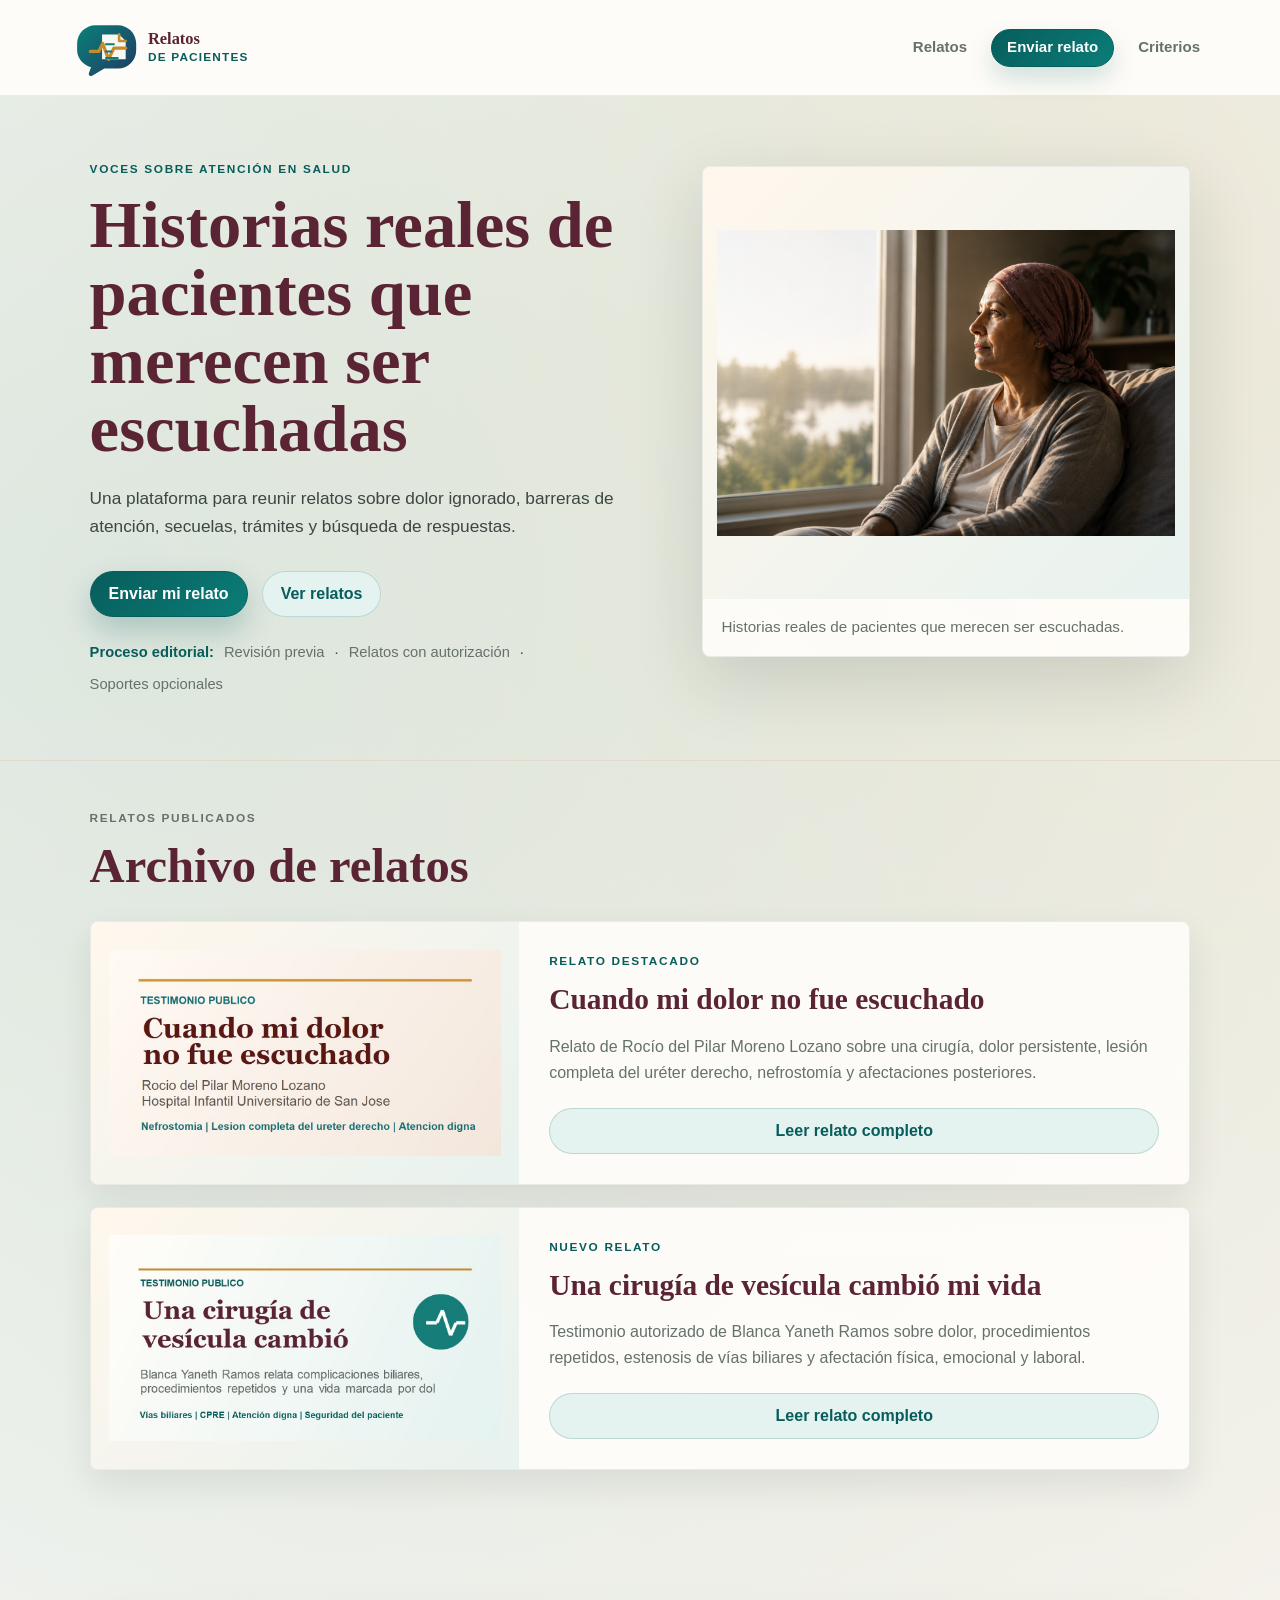
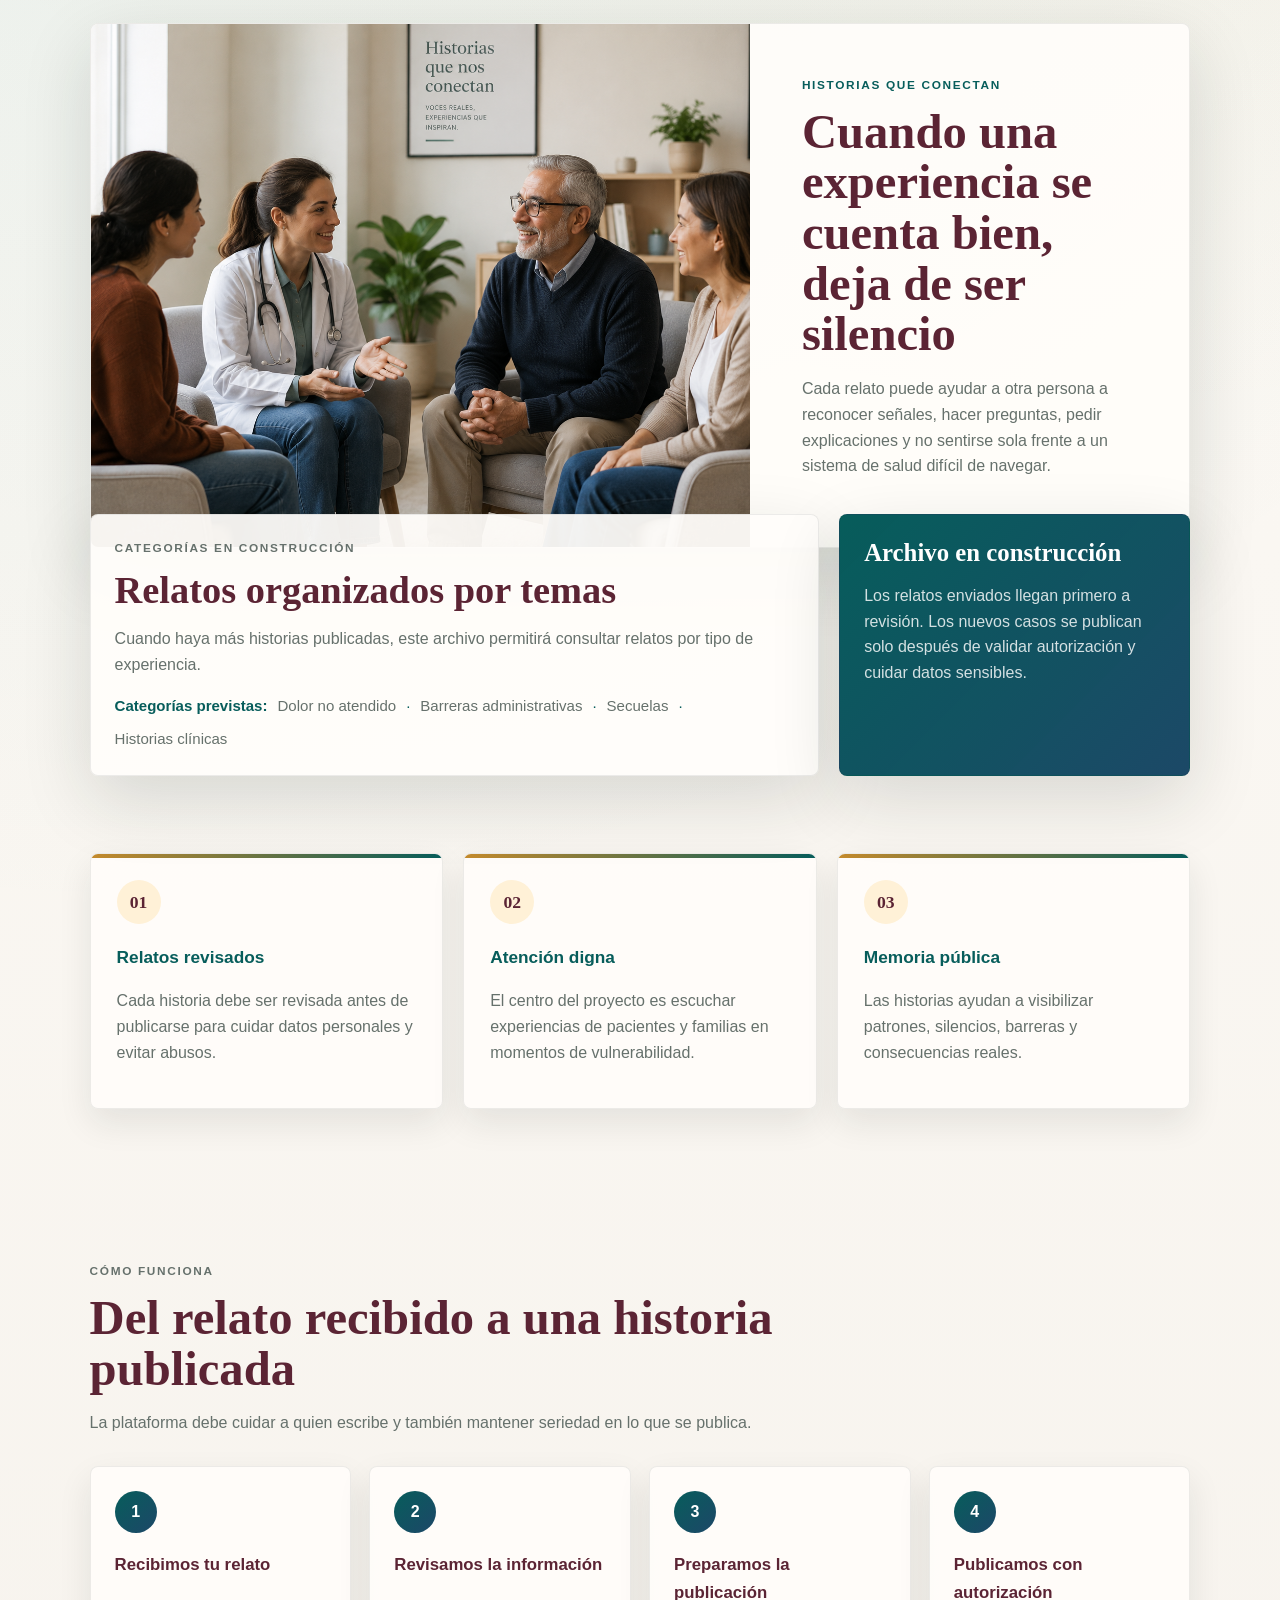
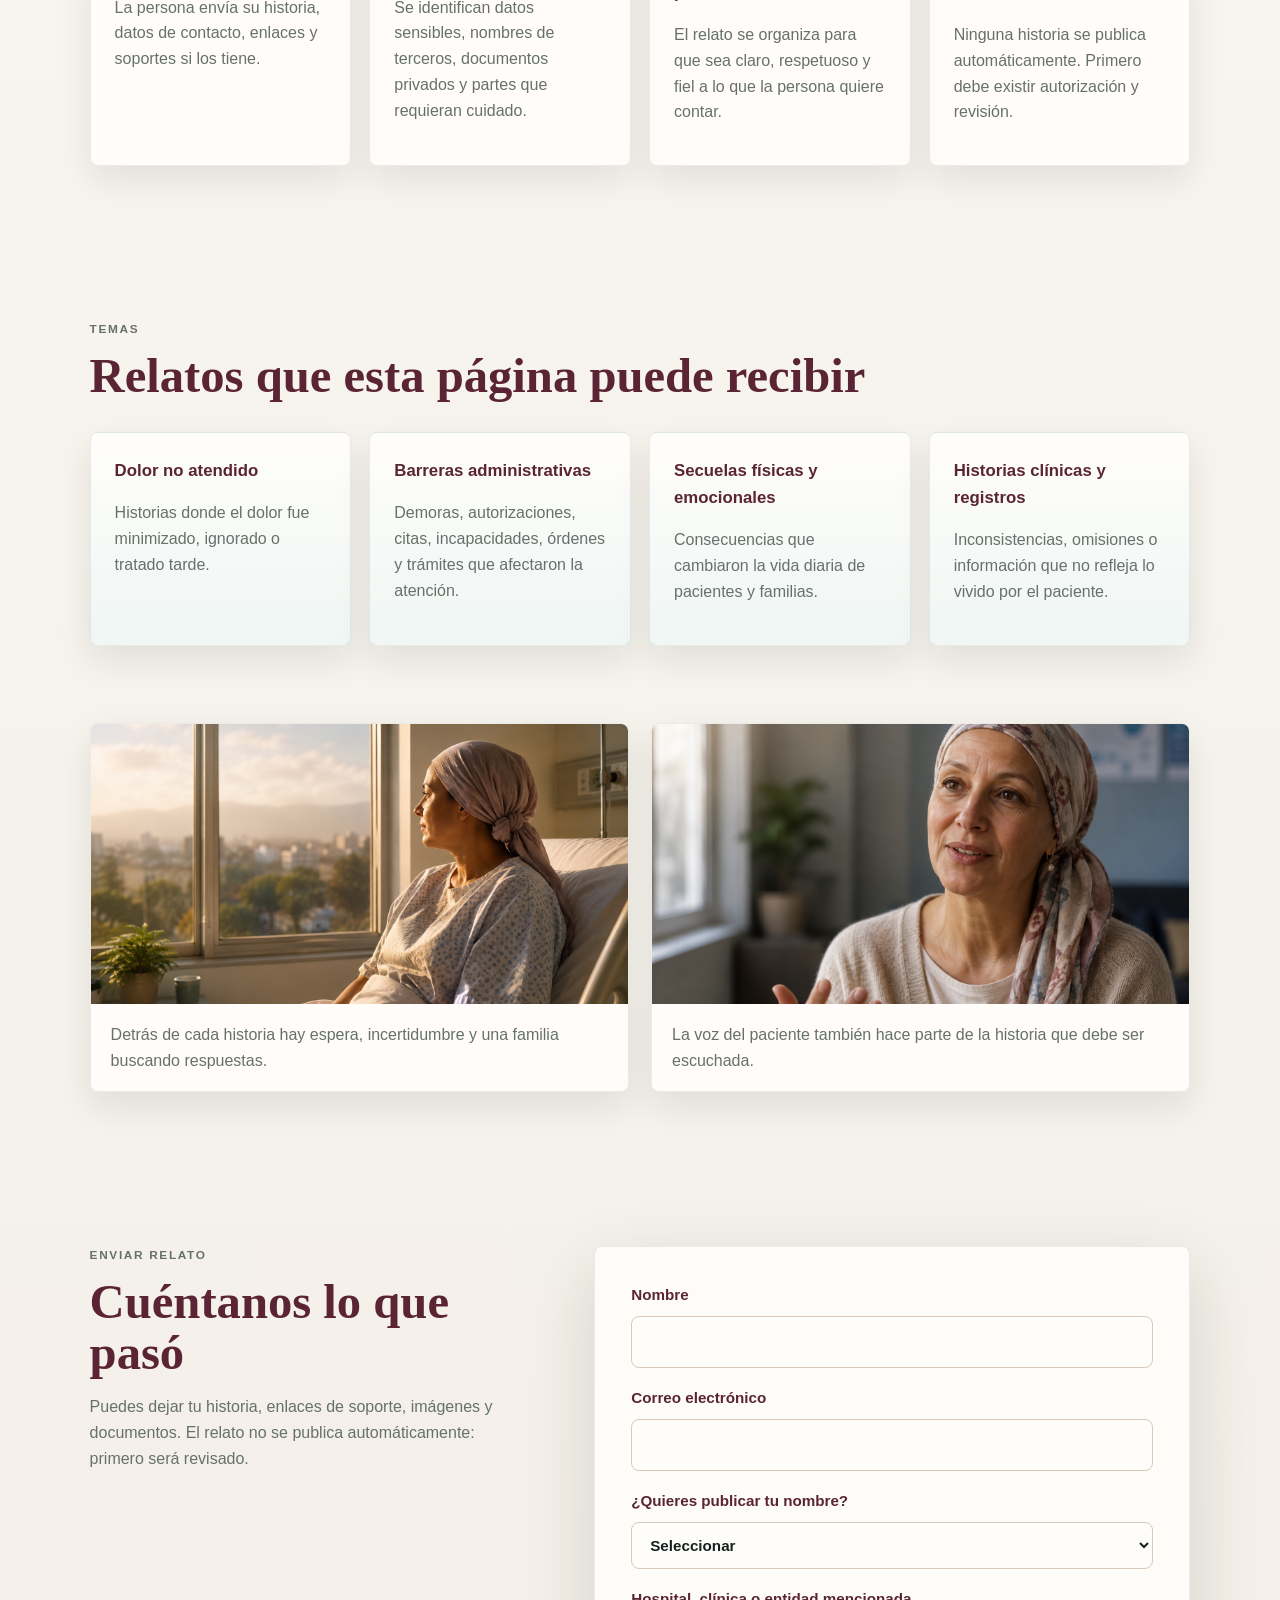
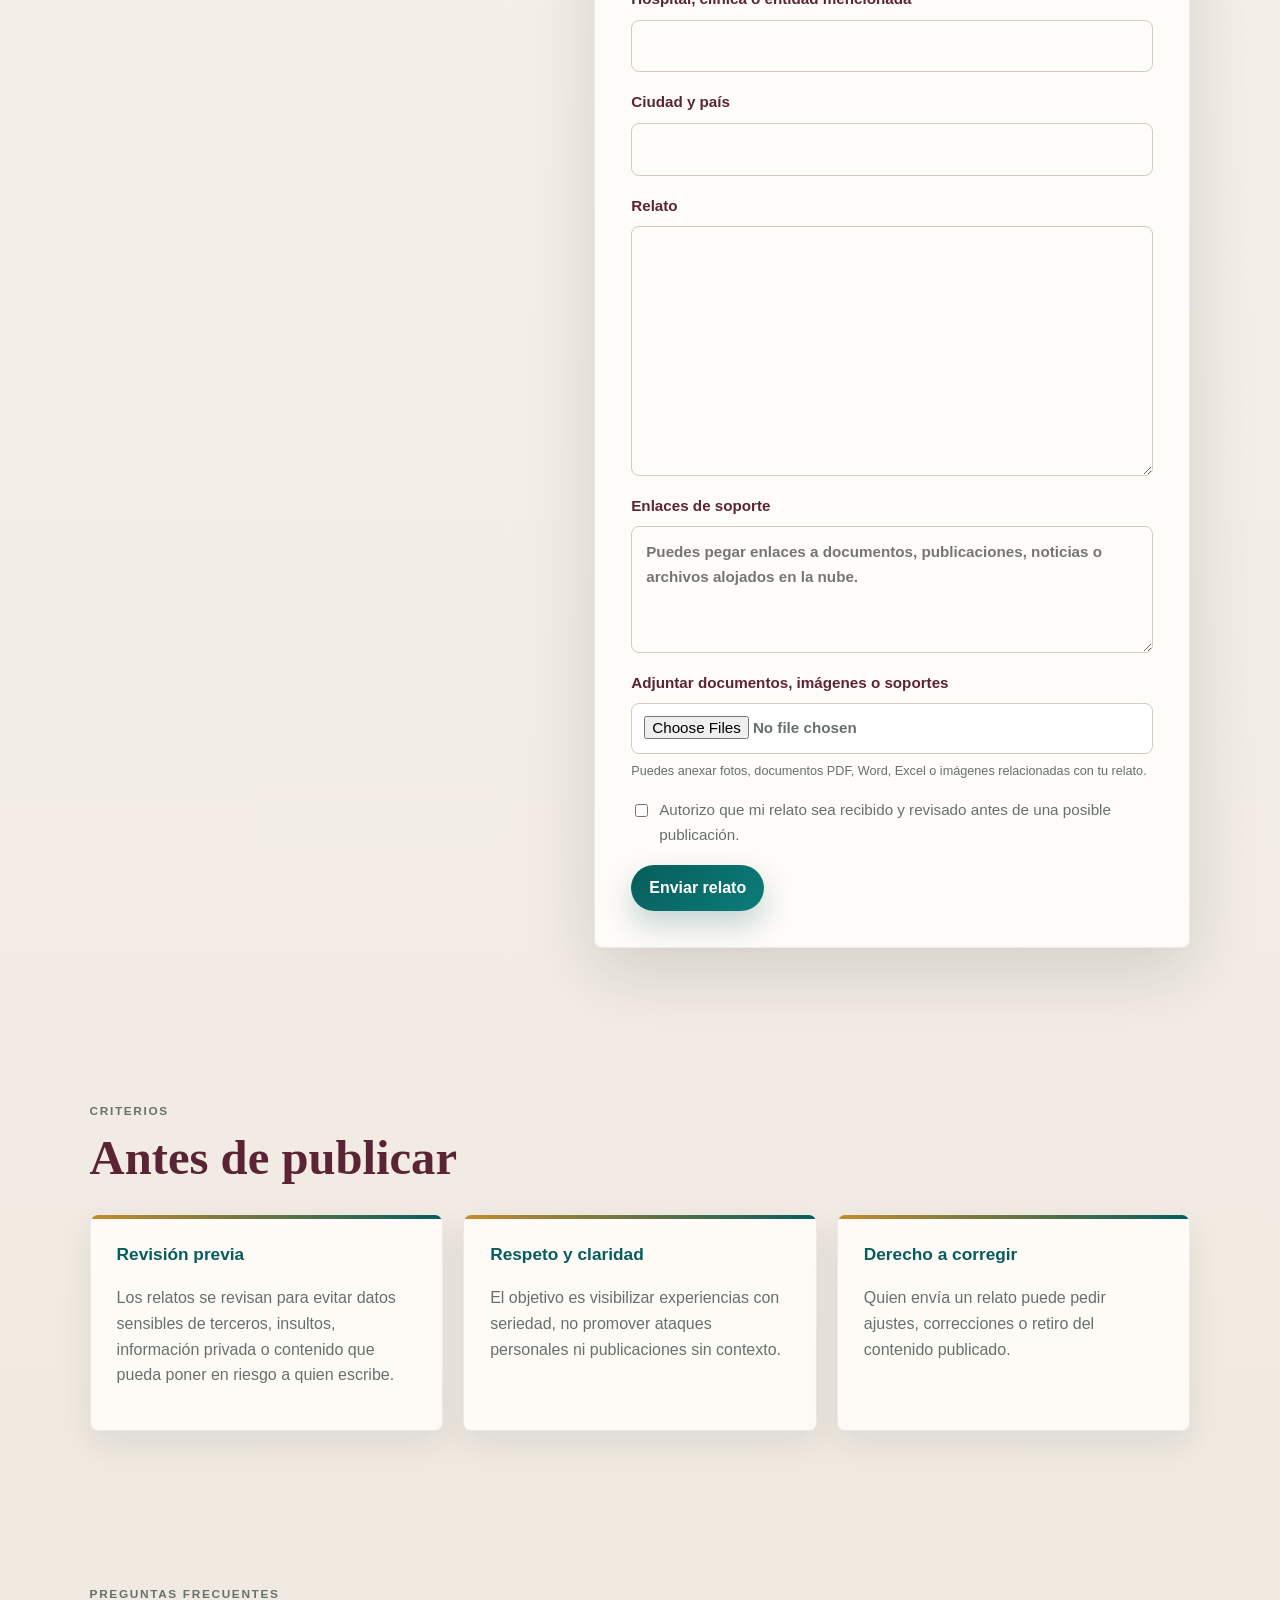
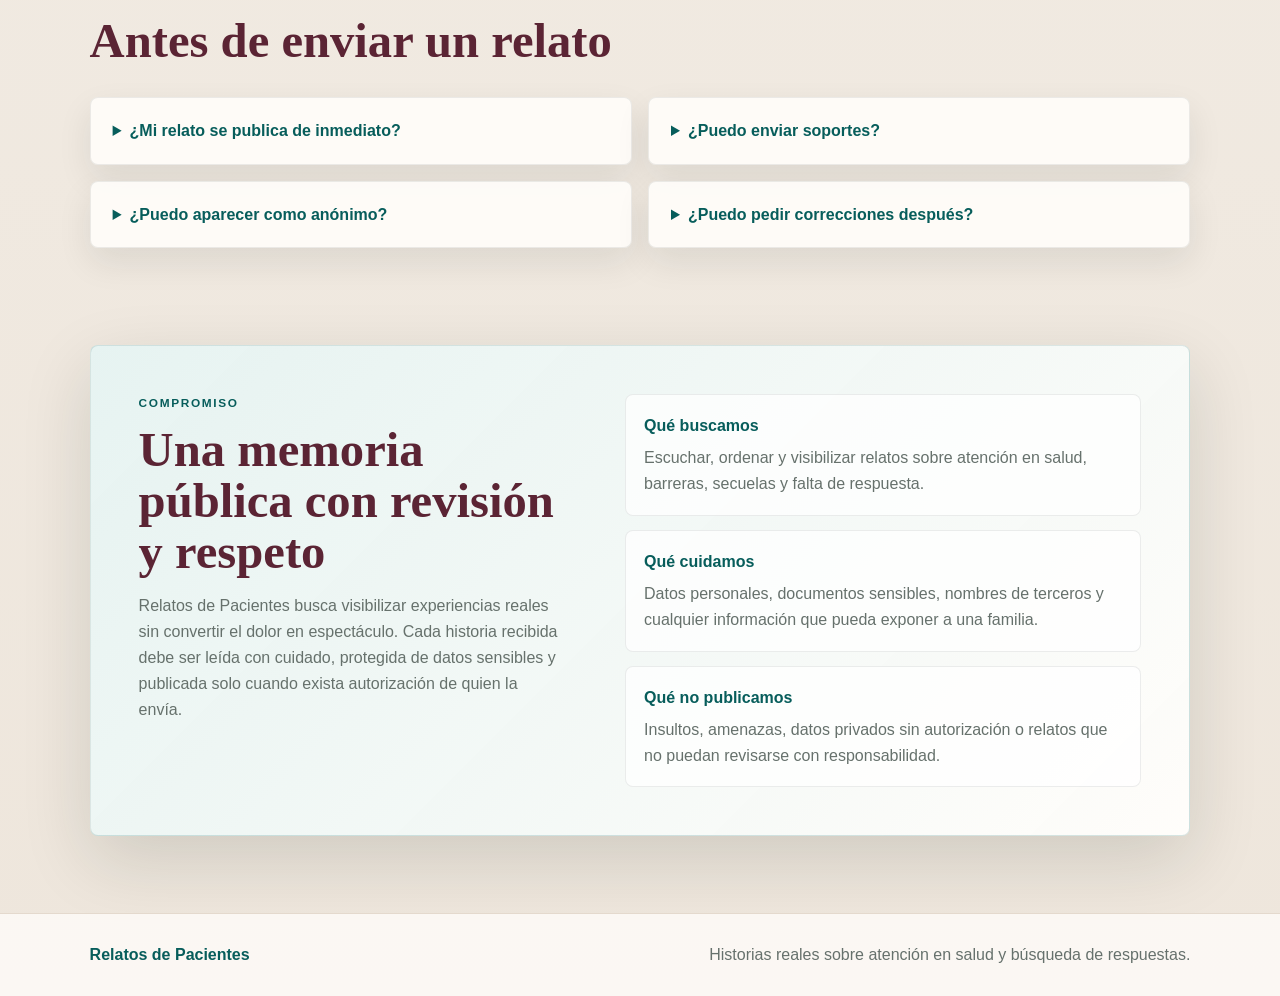
<file: index.html>
<!doctype html>
<html lang="es">
  <head>
    <meta charset="utf-8">
    <meta name="viewport" content="width=device-width, initial-scale=1">
    <title>Relatos de Pacientes</title>
    <meta
      name="description"
      content="Relatos de Pacientes es un espacio para compartir testimonios sobre atención en salud, dolor ignorado, trámites, secuelas y búsqueda de atención digna."
    >
    <meta name="robots" content="index, follow">
    <meta
      name="keywords"
      content="relatos de pacientes, testimonios de pacientes, atención en salud, seguridad del paciente, atención digna, historias clínicas, experiencias hospitalarias"
    >
    <link rel="canonical" href="https://relatosdepacientes.com/">
    <meta property="og:type" content="website">
    <meta property="og:title" content="Relatos de Pacientes">
    <meta
      property="og:description"
      content="Historias reales de pacientes sobre atención en salud, secuelas, trámites y búsqueda de respuestas."
    >
    <meta property="og:url" content="https://relatosdepacientes.com/">
    <meta property="og:image" content="https://relatosdepacientes.com/assets/preview-blog.jpg">
    <meta property="og:site_name" content="Relatos de Pacientes">
    <meta name="twitter:card" content="summary_large_image">
    <link rel="icon" href="assets/favicon.svg" type="image/svg+xml">
    <link rel="stylesheet" href="styles.css">
  </head>
  <body>
    <header class="site-header">
      <a class="brand" href="#inicio" aria-label="Relatos de Pacientes">
        <img src="assets/logo-relatos-pacientes.svg" alt="Relatos de Pacientes">
      </a>
      <nav aria-label="Navegación principal">
        <a href="#relatos">Relatos</a>
        <a class="nav-primary" href="#enviar">Enviar relato</a>
        <a href="#criterios">Criterios</a>
      </nav>
    </header>

    <main id="inicio">
      <section class="hero">
        <div class="hero-copy">
          <p class="eyebrow">Voces sobre atención en salud</p>
          <h1>Historias reales de pacientes que merecen ser escuchadas</h1>
          <p>
            Una plataforma para reunir relatos sobre dolor ignorado, barreras de atención,
            secuelas, trámites y búsqueda de respuestas.
          </p>
          <div class="hero-actions">
            <a class="button primary" href="#enviar">Enviar mi relato</a>
            <a class="button secondary" href="#relatos">Ver relatos</a>
          </div>
          <div class="hero-strip" aria-label="Indicadores editoriales">
            <strong>Proceso editorial:</strong>
            <span>Revisión previa</span>
            <span>Relatos con autorización</span>
            <span>Soportes opcionales</span>
          </div>
        </div>

        <figure class="hero-image">
          <img src="assets/portada-relatos-pacientes.jpg" alt="Portada de Relatos de Pacientes">
          <figcaption>Historias reales de pacientes que merecen ser escuchadas.</figcaption>
        </figure>
      </section>

      <section class="section relatos-section" id="relatos">
        <div class="section-heading">
          <p class="eyebrow">Relatos publicados</p>
          <h2>Archivo de relatos</h2>
        </div>
        <div class="story-list">
          <article class="story-card featured">
            <img src="assets/preview-blog.jpg" alt="Portada del testimonio Cuando mi dolor no fue escuchado">
            <div>
              <span>Relato destacado</span>
              <h3>Cuando mi dolor no fue escuchado</h3>
              <p>
                Relato de Rocío del Pilar Moreno Lozano sobre una cirugía, dolor persistente,
                lesión completa del uréter derecho, nefrostomía y afectaciones posteriores.
              </p>
              <a href="relato-rocio-moreno.html">Leer relato completo</a>
            </div>
          </article>
          <article class="story-card featured">
            <img src="assets/preview-blanca-ramos.jpg" alt="Portada del testimonio Una cirugía de vesícula cambió mi vida">
            <div>
              <span>Nuevo relato</span>
              <h3>Una cirugía de vesícula cambió mi vida</h3>
              <p>
                Testimonio autorizado de Blanca Yaneth Ramos sobre dolor, procedimientos repetidos,
                estenosis de vías biliares y afectación física, emocional y laboral.
              </p>
              <a href="relato-blanca-ramos.html">Leer relato completo</a>
            </div>
          </article>
        </div>
      </section>

      <section class="visual-story" aria-label="Historias que conectan">
        <img src="assets/historias-que-conectan.jpg" alt="Personas conversando sobre una experiencia de salud">
        <div>
          <p class="eyebrow">Historias que conectan</p>
          <h2>Cuando una experiencia se cuenta bien, deja de ser silencio</h2>
          <p>
            Cada relato puede ayudar a otra persona a reconocer señales, hacer preguntas,
            pedir explicaciones y no sentirse sola frente a un sistema de salud difícil de navegar.
          </p>
        </div>
      </section>

      <section class="dashboard" aria-label="Categorías de relatos">
        <div class="search-panel">
          <p class="eyebrow">Categorías en construcción</p>
          <h2>Relatos organizados por temas</h2>
          <p>Cuando haya más historias publicadas, este archivo permitirá consultar relatos por tipo de experiencia.</p>
          <div class="filter-row" aria-label="Categorías previstas">
            <strong>Categorías previstas:</strong>
            <span>Dolor no atendido</span>
            <span>Barreras administrativas</span>
            <span>Secuelas</span>
            <span>Historias clínicas</span>
          </div>
        </div>
        <div class="status-panel">
          <strong>Archivo en construcción</strong>
          <p>Los relatos enviados llegan primero a revisión. Los nuevos casos se publican solo después de validar autorización y cuidar datos sensibles.</p>
        </div>
      </section>

      <section class="metrics" aria-label="Temas principales">
        <article>
          <span>01</span>
          <strong>Relatos revisados</strong>
          <p>Cada historia debe ser revisada antes de publicarse para cuidar datos personales y evitar abusos.</p>
        </article>
        <article>
          <span>02</span>
          <strong>Atención digna</strong>
          <p>El centro del proyecto es escuchar experiencias de pacientes y familias en momentos de vulnerabilidad.</p>
        </article>
        <article>
          <span>03</span>
          <strong>Memoria pública</strong>
          <p>Las historias ayudan a visibilizar patrones, silencios, barreras y consecuencias reales.</p>
        </article>
      </section>

      <section class="section process" aria-label="Cómo funciona">
        <div class="section-heading">
          <p class="eyebrow">Cómo funciona</p>
          <h2>Del relato recibido a una historia publicada</h2>
          <p>La plataforma debe cuidar a quien escribe y también mantener seriedad en lo que se publica.</p>
        </div>
        <div class="process-grid">
          <article>
            <span>1</span>
            <strong>Recibimos tu relato</strong>
            <p>La persona envía su historia, datos de contacto, enlaces y soportes si los tiene.</p>
          </article>
          <article>
            <span>2</span>
            <strong>Revisamos la información</strong>
            <p>Se identifican datos sensibles, nombres de terceros, documentos privados y partes que requieran cuidado.</p>
          </article>
          <article>
            <span>3</span>
            <strong>Preparamos la publicación</strong>
            <p>El relato se organiza para que sea claro, respetuoso y fiel a lo que la persona quiere contar.</p>
          </article>
          <article>
            <span>4</span>
            <strong>Publicamos con autorización</strong>
            <p>Ninguna historia se publica automáticamente. Primero debe existir autorización y revisión.</p>
          </article>
        </div>
      </section>

      <section class="section topics" aria-label="Temas de relatos">
        <div class="section-heading">
          <p class="eyebrow">Temas</p>
          <h2>Relatos que esta página puede recibir</h2>
        </div>
        <div class="topic-grid">
          <article>
            <strong>Dolor no atendido</strong>
            <p>Historias donde el dolor fue minimizado, ignorado o tratado tarde.</p>
          </article>
          <article>
            <strong>Barreras administrativas</strong>
            <p>Demoras, autorizaciones, citas, incapacidades, órdenes y trámites que afectaron la atención.</p>
          </article>
          <article>
            <strong>Secuelas físicas y emocionales</strong>
            <p>Consecuencias que cambiaron la vida diaria de pacientes y familias.</p>
          </article>
          <article>
            <strong>Historias clínicas y registros</strong>
            <p>Inconsistencias, omisiones o información que no refleja lo vivido por el paciente.</p>
          </article>
        </div>
      </section>

      <section class="image-band" aria-label="Acompañamiento y escucha">
        <figure>
          <img src="assets/paciente-ventana.jpg" alt="Paciente mirando por una ventana durante una hospitalización">
          <figcaption>Detrás de cada historia hay espera, incertidumbre y una familia buscando respuestas.</figcaption>
        </figure>
        <figure>
          <img src="assets/voz-del-paciente.jpg" alt="Mujer compartiendo su experiencia de salud">
          <figcaption>La voz del paciente también hace parte de la historia que debe ser escuchada.</figcaption>
        </figure>
      </section>

      <section class="section split" id="enviar">
        <div class="section-heading">
          <p class="eyebrow">Enviar relato</p>
          <h2>Cuéntanos lo que pasó</h2>
          <p>
            Puedes dejar tu historia, enlaces de soporte, imágenes y documentos. El relato no se publica automáticamente:
            primero será revisado.
          </p>
        </div>

        <form class="submission-form" method="POST" enctype="multipart/form-data" action="https://formspree.io/f/xbdbpqpe">
          <input type="hidden" name="_subject" value="Nuevo relato enviado a Relatos de Pacientes">
          <p class="form-success" hidden>Gracias. Tu relato fue enviado correctamente y será revisado antes de una posible publicación.</p>

          <label>
            Nombre
            <input type="text" name="nombre" autocomplete="name" required>
          </label>

          <label>
            Correo electrónico
            <input type="email" name="correo" autocomplete="email" required>
          </label>

          <label>
            ¿Quieres publicar tu nombre?
            <select name="publicar_nombre" required>
              <option value="">Seleccionar</option>
              <option value="Si">Sí, pueden publicar mi nombre</option>
              <option value="No">No, prefiero aparecer como anónimo</option>
            </select>
          </label>

          <label>
            Hospital, clínica o entidad mencionada
            <input type="text" name="entidad" required>
          </label>

          <label>
            Ciudad y país
            <input type="text" name="ubicacion">
          </label>

          <label>
            Relato
            <textarea name="relato" rows="9" required></textarea>
          </label>

          <label>
            Enlaces de soporte
            <textarea name="enlaces" rows="4" placeholder="Puedes pegar enlaces a documentos, publicaciones, noticias o archivos alojados en la nube."></textarea>
          </label>

          <label>
            Adjuntar documentos, imágenes o soportes
            <input type="file" name="soportes" multiple accept=".pdf,.jpg,.jpeg,.png,.webp,.doc,.docx,.xls,.xlsx">
            <small>Puedes anexar fotos, documentos PDF, Word, Excel o imágenes relacionadas con tu relato.</small>
          </label>

          <label class="check">
            <input type="checkbox" name="autorizacion_revision" required>
            Autorizo que mi relato sea recibido y revisado antes de una posible publicación.
          </label>

          <button type="submit">Enviar relato</button>
        </form>
      </section>

      <section class="section policy" id="criterios">
        <div class="section-heading">
          <p class="eyebrow">Criterios</p>
          <h2>Antes de publicar</h2>
        </div>
        <div class="policy-grid">
          <article>
            <strong>Revisión previa</strong>
            <p>Los relatos se revisan para evitar datos sensibles de terceros, insultos, información privada o contenido que pueda poner en riesgo a quien escribe.</p>
          </article>
          <article>
            <strong>Respeto y claridad</strong>
            <p>El objetivo es visibilizar experiencias con seriedad, no promover ataques personales ni publicaciones sin contexto.</p>
          </article>
          <article>
            <strong>Derecho a corregir</strong>
            <p>Quien envía un relato puede pedir ajustes, correcciones o retiro del contenido publicado.</p>
          </article>
        </div>
      </section>

      <section class="section faq" aria-label="Preguntas frecuentes">
        <div class="section-heading">
          <p class="eyebrow">Preguntas frecuentes</p>
          <h2>Antes de enviar un relato</h2>
        </div>
        <div class="faq-grid">
          <details>
            <summary>¿Mi relato se publica de inmediato?</summary>
            <p>No. Primero se recibe, se revisa y se confirma si la persona autoriza una posible publicación.</p>
          </details>
          <details>
            <summary>¿Puedo enviar soportes?</summary>
            <p>Sí. El formulario permite anexar imágenes, PDF, documentos de Word, Excel y enlaces relacionados.</p>
          </details>
          <details>
            <summary>¿Puedo aparecer como anónimo?</summary>
            <p>Sí. Puedes indicar si quieres que tu nombre sea publicado o si prefieres que el relato aparezca sin tu identidad.</p>
          </details>
          <details>
            <summary>¿Puedo pedir correcciones después?</summary>
            <p>Sí. La persona que envía un relato puede solicitar ajustes, correcciones o retiro del contenido.</p>
          </details>
        </div>
      </section>

      <section class="section trust" aria-label="Compromiso editorial">
        <div class="trust-card">
          <div>
            <p class="eyebrow">Compromiso</p>
            <h2>Una memoria pública con revisión y respeto</h2>
            <p>
              Relatos de Pacientes busca visibilizar experiencias reales sin convertir el dolor en espectáculo.
              Cada historia recibida debe ser leída con cuidado, protegida de datos sensibles y publicada solo
              cuando exista autorización de quien la envía.
            </p>
          </div>
          <div class="trust-list">
            <article>
              <strong>Qué buscamos</strong>
              <p>Escuchar, ordenar y visibilizar relatos sobre atención en salud, barreras, secuelas y falta de respuesta.</p>
            </article>
            <article>
              <strong>Qué cuidamos</strong>
              <p>Datos personales, documentos sensibles, nombres de terceros y cualquier información que pueda exponer a una familia.</p>
            </article>
            <article>
              <strong>Qué no publicamos</strong>
              <p>Insultos, amenazas, datos privados sin autorización o relatos que no puedan revisarse con responsabilidad.</p>
            </article>
          </div>
        </div>
      </section>
    </main>

    <footer class="site-footer">
      <strong>Relatos de Pacientes</strong>
      <span>Historias reales sobre atención en salud y búsqueda de respuestas.</span>
    </footer>

    <script>
      const form = document.querySelector('.submission-form');
      const message = document.querySelector('.form-success');

      if (form && message) {
        form.addEventListener('submit', async (event) => {
          event.preventDefault();
          const button = form.querySelector('button[type="submit"]');
          const formData = new FormData(form);

          if (button) {
            button.disabled = true;
            button.textContent = 'Enviando...';
          }

          try {
            const response = await fetch(form.action, {
              method: 'POST',
              headers: { Accept: 'application/json' },
              body: formData
            });

            if (!response.ok) {
              throw new Error('No se pudo enviar');
            }

            form.reset();
            message.hidden = false;
            message.textContent = 'Gracias. Tu relato fue enviado correctamente y será revisado antes de una posible publicación.';
            message.scrollIntoView({ behavior: 'smooth', block: 'center' });
          } catch (error) {
            message.hidden = false;
            message.textContent = 'No se pudo enviar el relato. Por favor intenta nuevamente o revisa los archivos adjuntos.';
          } finally {
            if (button) {
              button.disabled = false;
              button.textContent = 'Enviar relato';
            }
          }
        });
      }
    </script>
  </body>
</html>
</file>
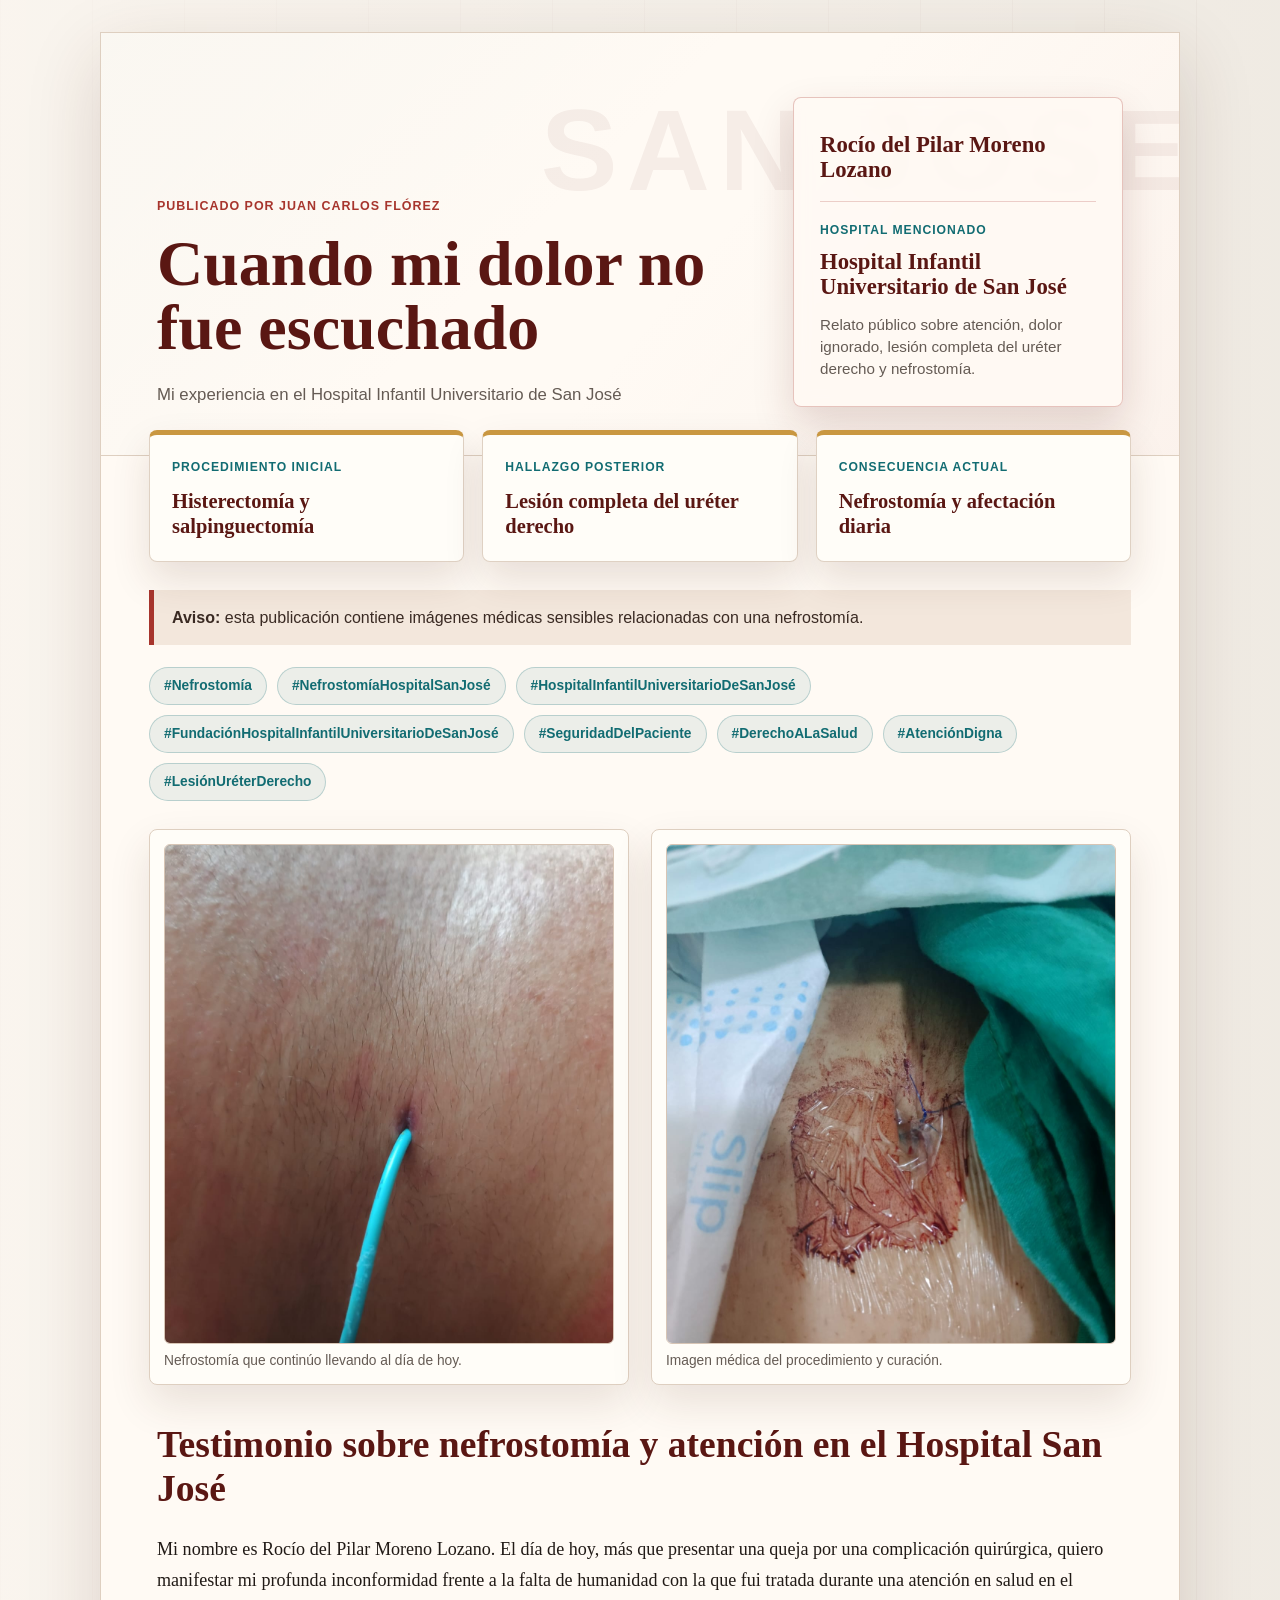
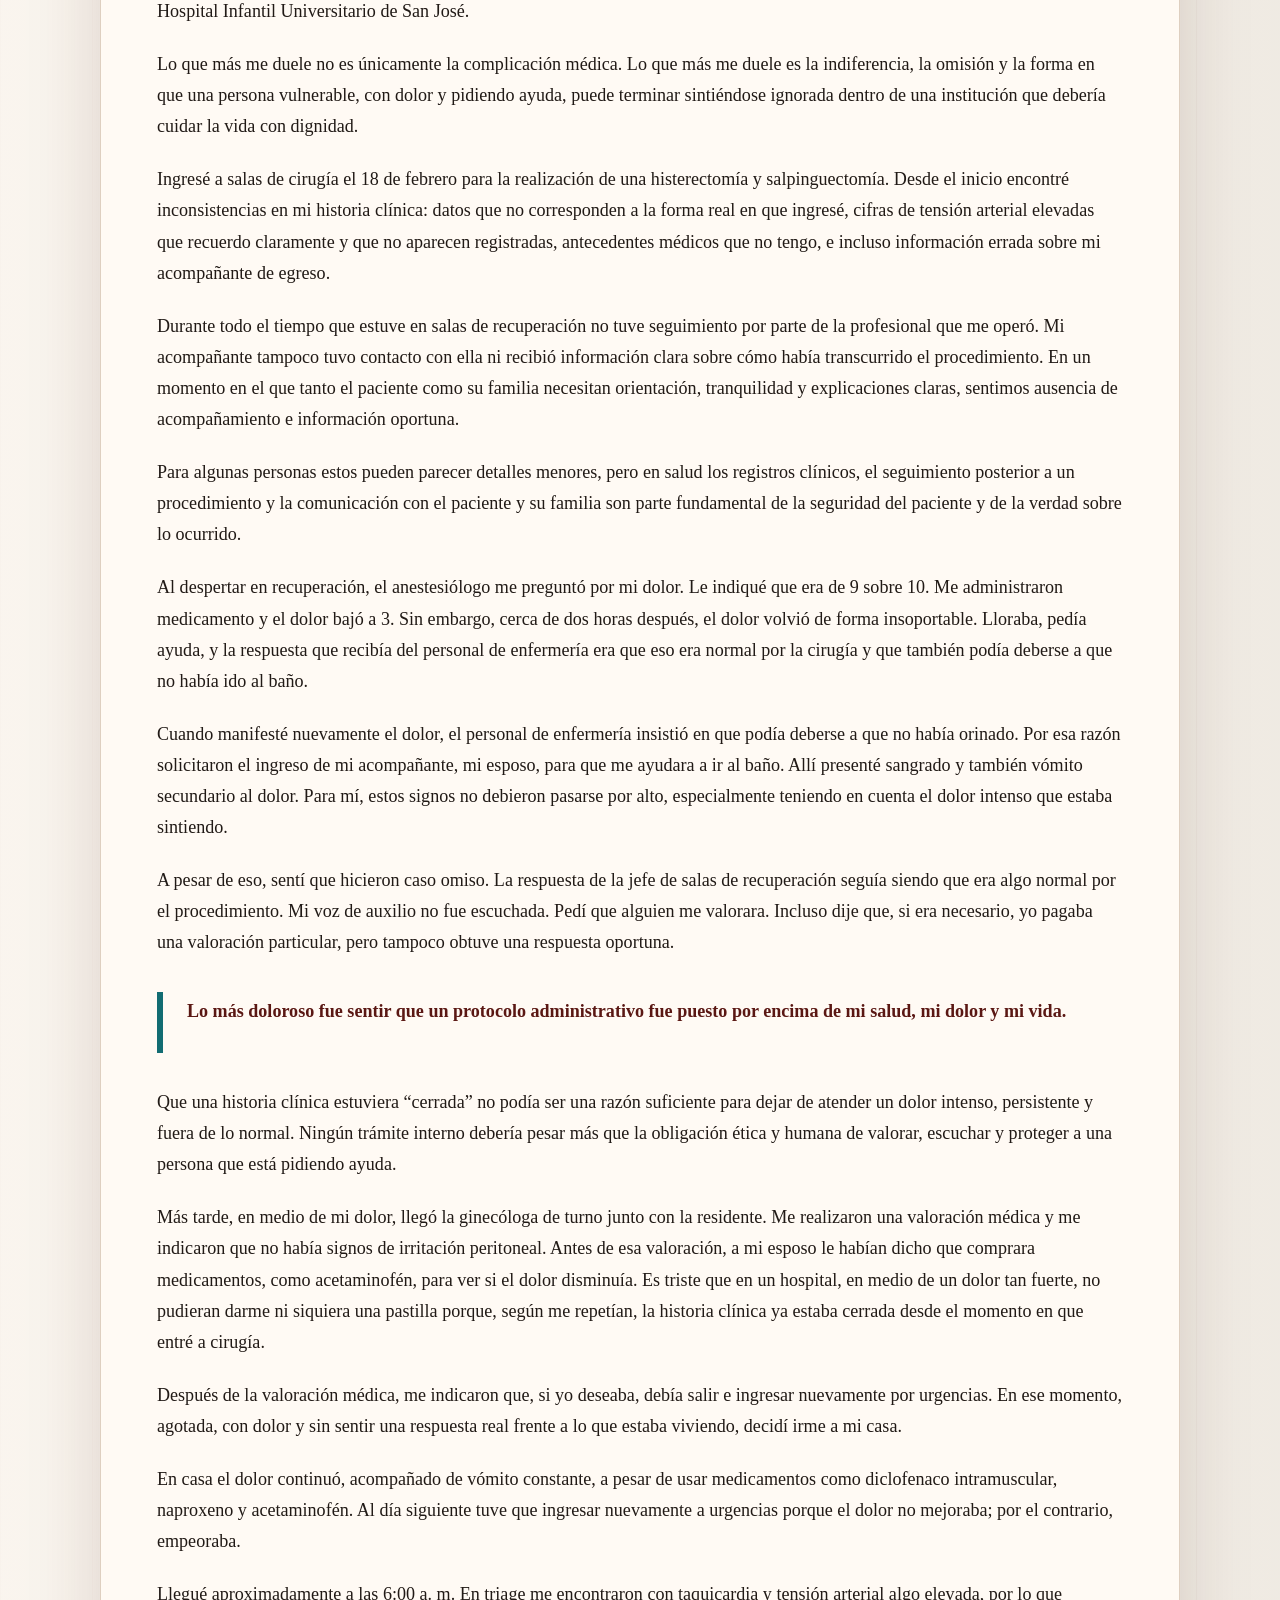
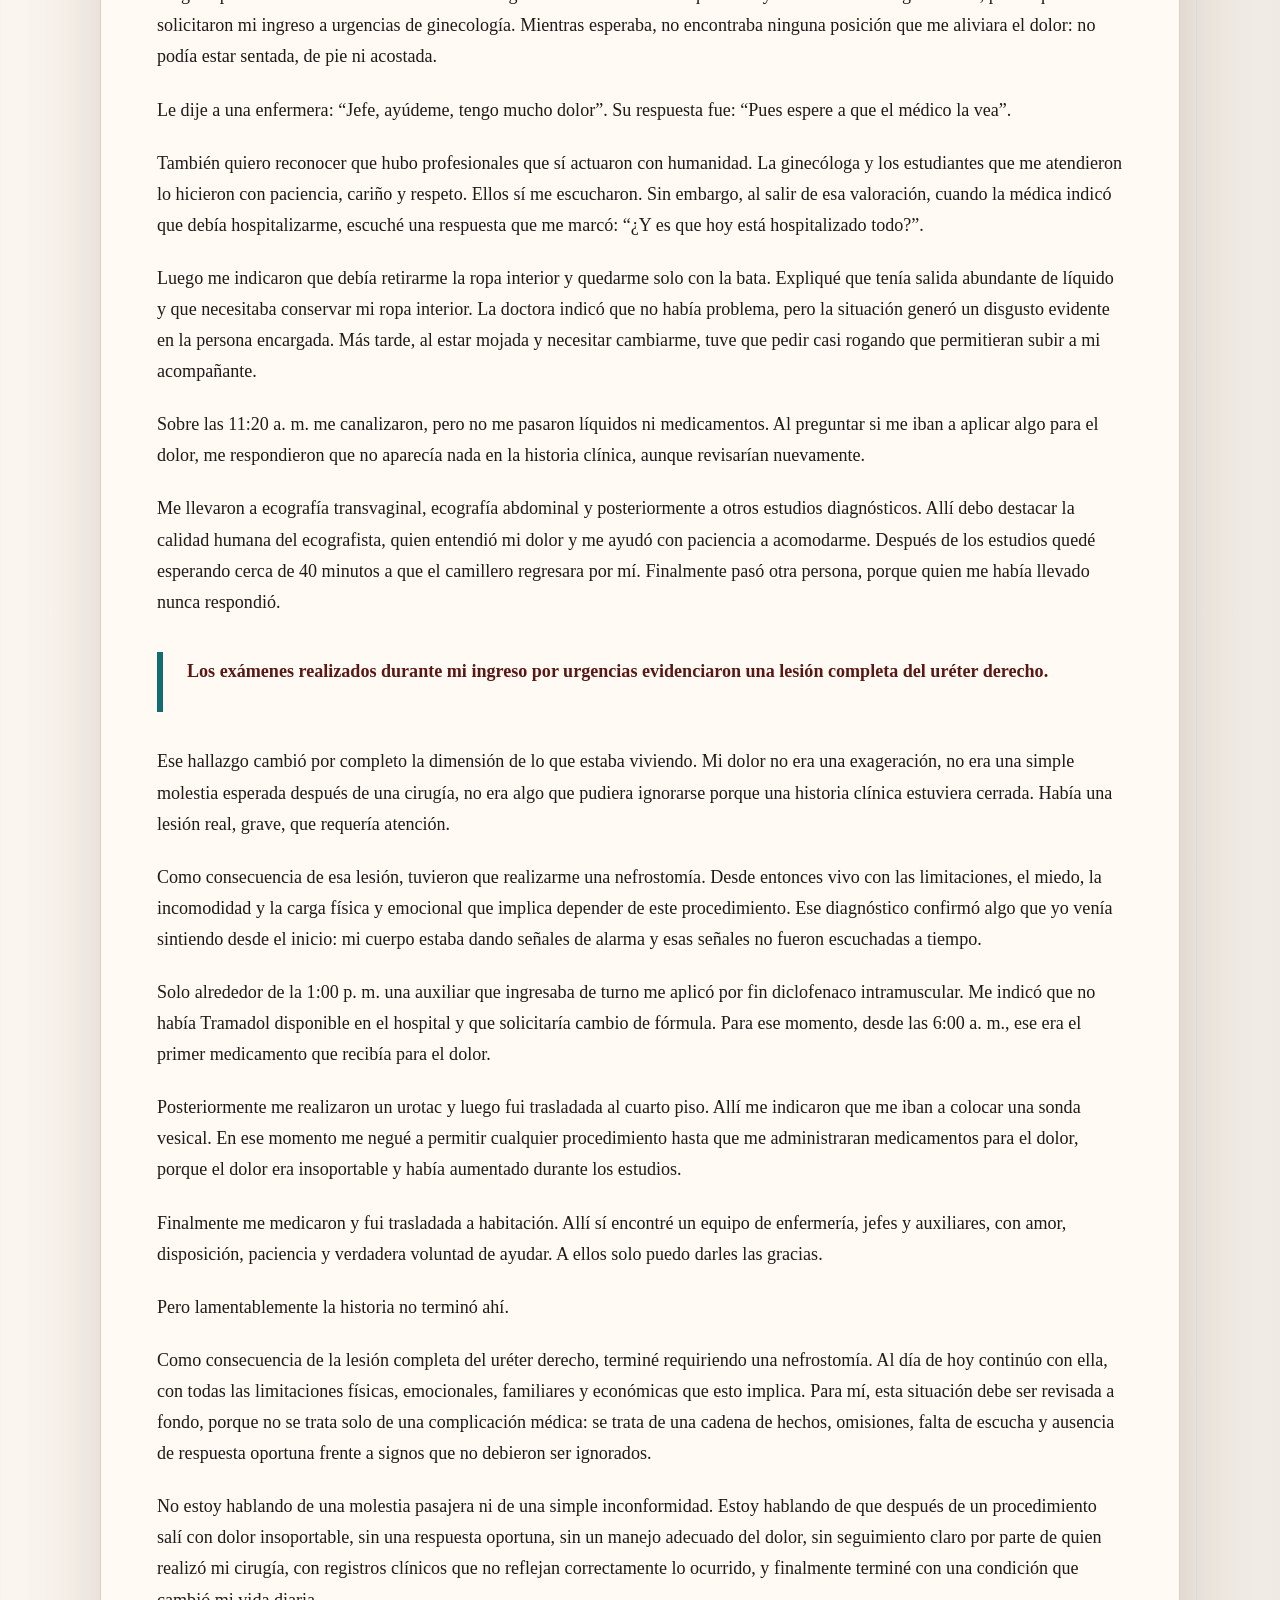
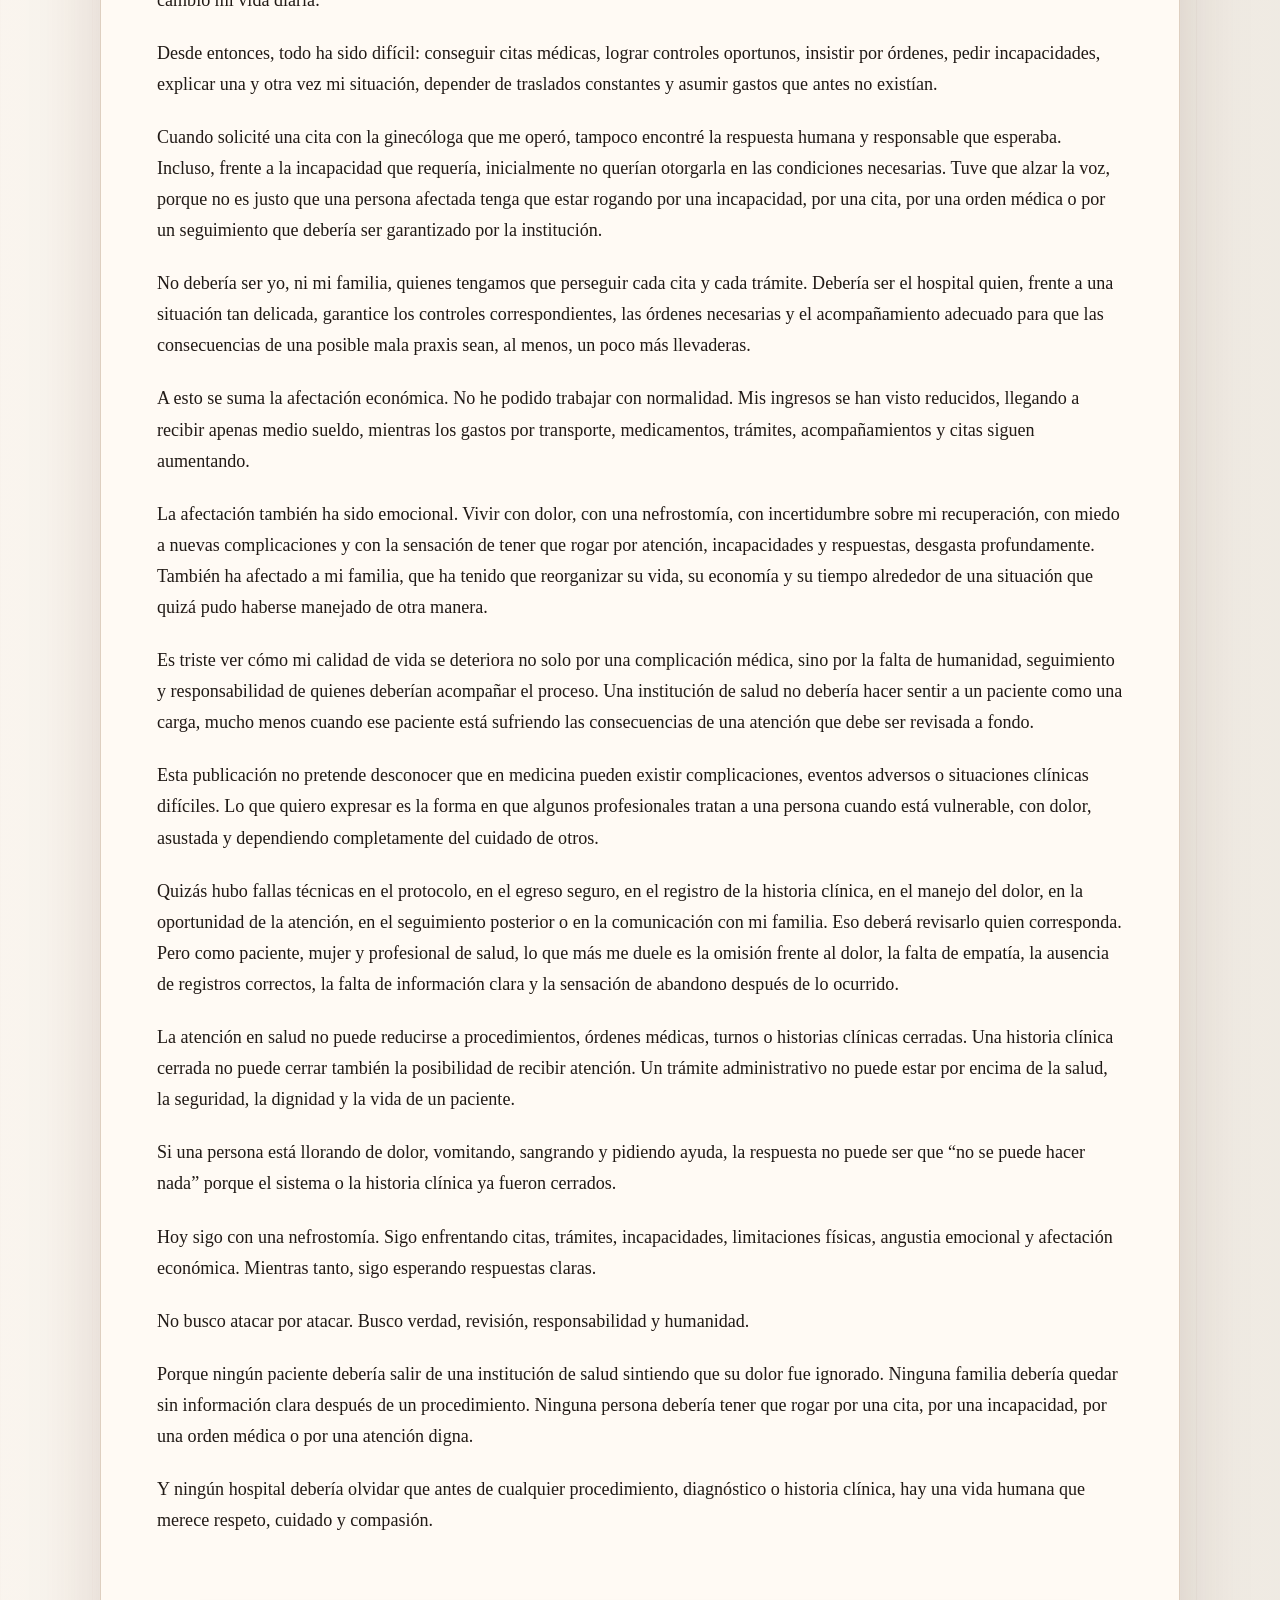
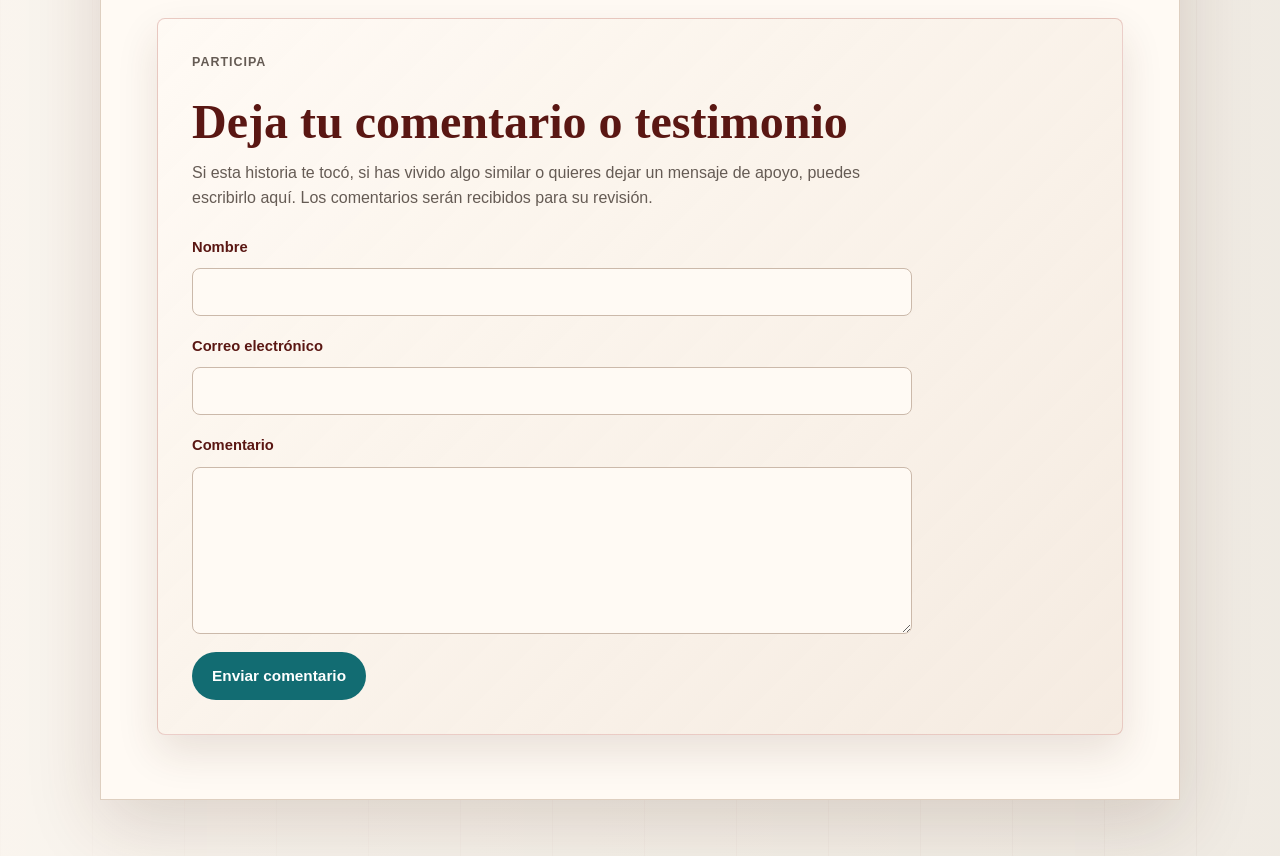
<file: github-pages/index.html>
﻿<!doctype html>
<html lang="es">
  <head>
    <meta charset="utf-8">
    <meta name="viewport" content="width=device-width, initial-scale=1">
    <title>Cuando mi dolor no fue escuchado</title>
    <meta
      name="description"
      content="Testimonio sobre nefrostomía, lesión completa del uréter derecho y atención en el Hospital Infantil Universitario de San José."
    >
    <meta name="robots" content="index, follow">
    <meta
      name="keywords"
      content="nefrostomía hospital san jose, nefrostomia hospital san jose, Hospital San José, Hospital Infantil Universitario de San José, Fundación Hospital Infantil Universitario de San José, Rocío del Pilar Moreno Lozano, Juan Carlos Flórez, lesión completa del uréter derecho, seguridad del paciente, atención digna, Bogotá"
    >
    <link rel="canonical" href="https://jkflorez95-sena.github.io/testimonio-rocio-moreno/">
    <meta property="og:type" content="article">
    <meta property="og:title" content="Cuando mi dolor no fue escuchado">
    <meta
      property="og:description"
      content="Testimonio de Rocío del Pilar Moreno Lozano sobre atención en el Hospital Infantil Universitario de San José, lesión completa del uréter derecho y nefrostomía."
    >
    <meta property="og:url" content="https://jkflorez95-sena.github.io/testimonio-rocio-moreno/">
    <meta property="og:image" content="https://jkflorez95-sena.github.io/testimonio-rocio-moreno/assets/preview-blog.jpg">
    <meta property="og:image:secure_url" content="https://jkflorez95-sena.github.io/testimonio-rocio-moreno/assets/preview-blog.jpg">
    <meta property="og:image:type" content="image/jpeg">
    <meta property="og:image:width" content="1200">
    <meta property="og:image:height" content="630">
    <meta property="og:image:alt" content="Portada del blog Cuando mi dolor no fue escuchado">
    <meta property="og:site_name" content="Testimonio Rocío Moreno">
    <meta name="twitter:card" content="summary_large_image">
    <meta name="twitter:title" content="Cuando mi dolor no fue escuchado">
    <meta
      name="twitter:description"
      content="Testimonio sobre atención en el Hospital Infantil Universitario de San José, lesión completa del uréter derecho y nefrostomía."
    >
    <meta name="twitter:image" content="https://jkflorez95-sena.github.io/testimonio-rocio-moreno/assets/preview-blog.jpg">
    <link rel="stylesheet" href="styles.css">
  </head>
  <body>
    <main class="page">
      <article class="article">
        <header class="hero">
          <div class="hero-copy">
            <p class="kicker">Publicado por Juan Carlos Flórez</p>
            <h1>Cuando mi dolor no fue escuchado</h1>
            <p class="subtitle">Mi experiencia en el Hospital Infantil Universitario de San José</p>
          </div>
          <aside class="hospital-card" aria-label="Hospital mencionado">
            <strong>Rocío del Pilar Moreno Lozano</strong>
            <hr>
            <span>Hospital mencionado</span>
            <strong>Hospital Infantil Universitario de San José</strong>
            <p>Relato público sobre atención, dolor ignorado, lesión completa del uréter derecho y nefrostomía.</p>
          </aside>
        </header>

        <section class="summary-cards" aria-label="Puntos principales del testimonio">
          <div class="summary-card">
            <span>Procedimiento inicial</span>
            <strong>Histerectomía y salpinguectomía</strong>
          </div>
          <div class="summary-card">
            <span>Hallazgo posterior</span>
            <strong>Lesión completa del uréter derecho</strong>
          </div>
          <div class="summary-card">
            <span>Consecuencia actual</span>
            <strong>Nefrostomía y afectación diaria</strong>
          </div>
        </section>

        <section class="notice" aria-label="Aviso sobre imágenes sensibles">
          <strong>Aviso:</strong> esta publicación contiene imágenes médicas sensibles relacionadas con una nefrostomía.
        </section>

        <section class="tags" aria-label="Etiquetas del blog">
          <a href="https://www.google.com/search?q=%23nefrostomia" target="_blank" rel="noopener">#Nefrostomía</a>
          <a href="https://www.google.com/search?q=%23NefrostomiaHospitalSanJose" target="_blank" rel="noopener">#NefrostomíaHospitalSanJosé</a>
          <a href="https://www.google.com/search?q=%23HospitalInfantilUniversitarioDeSanJose" target="_blank" rel="noopener">#HospitalInfantilUniversitarioDeSanJosé</a>
          <a href="https://www.google.com/search?q=%23FundacionHospitalInfantilUniversitarioDeSanJose" target="_blank" rel="noopener">#FundaciónHospitalInfantilUniversitarioDeSanJosé</a>
          <a href="https://www.google.com/search?q=%23SeguridadDelPaciente" target="_blank" rel="noopener">#SeguridadDelPaciente</a>
          <a href="https://www.google.com/search?q=%23DerechoALaSalud" target="_blank" rel="noopener">#DerechoALaSalud</a>
          <a href="https://www.google.com/search?q=%23AtencionDigna" target="_blank" rel="noopener">#AtenciónDigna</a>
          <a href="https://www.google.com/search?q=%23LesionUreterDerecho" target="_blank" rel="noopener">#LesiónUréterDerecho</a>
        </section>

        <section class="gallery" aria-label="Evidencia fotográfica">
          <figure>
            <img id="photo-one" src="assets/nefrostomia-1.jpg" alt="Imagen médica de nefrostomía">
            <figcaption>Nefrostomía que continúo llevando al día de hoy.</figcaption>
          </figure>
          <figure>
            <img id="photo-two" src="assets/nefrostomia-2.jpg" alt="Imagen médica del procedimiento y curación de nefrostomía">
            <figcaption>Imagen médica del procedimiento y curación.</figcaption>
          </figure>
        </section>

        <section class="content">
          <h2 class="seo-heading">Testimonio sobre nefrostomía y atención en el Hospital San José</h2>

          <p>Mi nombre es Rocío del Pilar Moreno Lozano. El día de hoy, más que presentar una queja por una complicación quirúrgica, quiero manifestar mi profunda inconformidad frente a la falta de humanidad con la que fui tratada durante una atención en salud en el Hospital Infantil Universitario de San José.</p>

          <p>Lo que más me duele no es únicamente la complicación médica. Lo que más me duele es la indiferencia, la omisión y la forma en que una persona vulnerable, con dolor y pidiendo ayuda, puede terminar sintiéndose ignorada dentro de una institución que debería cuidar la vida con dignidad.</p>

          <p>Ingresé a salas de cirugía el 18 de febrero para la realización de una histerectomía y salpinguectomía. Desde el inicio encontré inconsistencias en mi historia clínica: datos que no corresponden a la forma real en que ingresé, cifras de tensión arterial elevadas que recuerdo claramente y que no aparecen registradas, antecedentes médicos que no tengo, e incluso información errada sobre mi acompañante de egreso.</p>

          <p>Durante todo el tiempo que estuve en salas de recuperación no tuve seguimiento por parte de la profesional que me operó. Mi acompañante tampoco tuvo contacto con ella ni recibió información clara sobre cómo había transcurrido el procedimiento. En un momento en el que tanto el paciente como su familia necesitan orientación, tranquilidad y explicaciones claras, sentimos ausencia de acompañamiento e información oportuna.</p>

          <p>Para algunas personas estos pueden parecer detalles menores, pero en salud los registros clínicos, el seguimiento posterior a un procedimiento y la comunicación con el paciente y su familia son parte fundamental de la seguridad del paciente y de la verdad sobre lo ocurrido.</p>

          <p>Al despertar en recuperación, el anestesiólogo me preguntó por mi dolor. Le indiqué que era de 9 sobre 10. Me administraron medicamento y el dolor bajó a 3. Sin embargo, cerca de dos horas después, el dolor volvió de forma insoportable. Lloraba, pedía ayuda, y la respuesta que recibía del personal de enfermería era que eso era normal por la cirugía y que también podía deberse a que no había ido al baño.</p>

          <p>Cuando manifesté nuevamente el dolor, el personal de enfermería insistió en que podía deberse a que no había orinado. Por esa razón solicitaron el ingreso de mi acompañante, mi esposo, para que me ayudara a ir al baño. Allí presenté sangrado y también vómito secundario al dolor. Para mí, estos signos no debieron pasarse por alto, especialmente teniendo en cuenta el dolor intenso que estaba sintiendo.</p>

          <p>A pesar de eso, sentí que hicieron caso omiso. La respuesta de la jefe de salas de recuperación seguía siendo que era algo normal por el procedimiento. Mi voz de auxilio no fue escuchada. Pedí que alguien me valorara. Incluso dije que, si era necesario, yo pagaba una valoración particular, pero tampoco obtuve una respuesta oportuna.</p>

          <blockquote>
            <p>Lo más doloroso fue sentir que un protocolo administrativo fue puesto por encima de mi salud, mi dolor y mi vida.</p>
          </blockquote>

          <p>Que una historia clínica estuviera “cerrada” no podía ser una razón suficiente para dejar de atender un dolor intenso, persistente y fuera de lo normal. Ningún trámite interno debería pesar más que la obligación ética y humana de valorar, escuchar y proteger a una persona que está pidiendo ayuda.</p>

          <p>Más tarde, en medio de mi dolor, llegó la ginecóloga de turno junto con la residente. Me realizaron una valoración médica y me indicaron que no había signos de irritación peritoneal. Antes de esa valoración, a mi esposo le habían dicho que comprara medicamentos, como acetaminofén, para ver si el dolor disminuía. Es triste que en un hospital, en medio de un dolor tan fuerte, no pudieran darme ni siquiera una pastilla porque, según me repetían, la historia clínica ya estaba cerrada desde el momento en que entré a cirugía.</p>

          <p>Después de la valoración médica, me indicaron que, si yo deseaba, debía salir e ingresar nuevamente por urgencias. En ese momento, agotada, con dolor y sin sentir una respuesta real frente a lo que estaba viviendo, decidí irme a mi casa.</p>

          <p>En casa el dolor continuó, acompañado de vómito constante, a pesar de usar medicamentos como diclofenaco intramuscular, naproxeno y acetaminofén. Al día siguiente tuve que ingresar nuevamente a urgencias porque el dolor no mejoraba; por el contrario, empeoraba.</p>

          <p>Llegué aproximadamente a las 6:00 a. m. En triage me encontraron con taquicardia y tensión arterial algo elevada, por lo que solicitaron mi ingreso a urgencias de ginecología. Mientras esperaba, no encontraba ninguna posición que me aliviara el dolor: no podía estar sentada, de pie ni acostada.</p>

          <p>Le dije a una enfermera: “Jefe, ayúdeme, tengo mucho dolor”. Su respuesta fue: “Pues espere a que el médico la vea”.</p>

          <p>También quiero reconocer que hubo profesionales que sí actuaron con humanidad. La ginecóloga y los estudiantes que me atendieron lo hicieron con paciencia, cariño y respeto. Ellos sí me escucharon. Sin embargo, al salir de esa valoración, cuando la médica indicó que debía hospitalizarme, escuché una respuesta que me marcó: “¿Y es que hoy está hospitalizado todo?”.</p>

          <p>Luego me indicaron que debía retirarme la ropa interior y quedarme solo con la bata. Expliqué que tenía salida abundante de líquido y que necesitaba conservar mi ropa interior. La doctora indicó que no había problema, pero la situación generó un disgusto evidente en la persona encargada. Más tarde, al estar mojada y necesitar cambiarme, tuve que pedir casi rogando que permitieran subir a mi acompañante.</p>

          <p>Sobre las 11:20 a. m. me canalizaron, pero no me pasaron líquidos ni medicamentos. Al preguntar si me iban a aplicar algo para el dolor, me respondieron que no aparecía nada en la historia clínica, aunque revisarían nuevamente.</p>

          <p>Me llevaron a ecografía transvaginal, ecografía abdominal y posteriormente a otros estudios diagnósticos. Allí debo destacar la calidad humana del ecografista, quien entendió mi dolor y me ayudó con paciencia a acomodarme. Después de los estudios quedé esperando cerca de 40 minutos a que el camillero regresara por mí. Finalmente pasó otra persona, porque quien me había llevado nunca respondió.</p>

          <blockquote>
            <p>Los exámenes realizados durante mi ingreso por urgencias evidenciaron una lesión completa del uréter derecho.</p>
          </blockquote>

          <p>Ese hallazgo cambió por completo la dimensión de lo que estaba viviendo. Mi dolor no era una exageración, no era una simple molestia esperada después de una cirugía, no era algo que pudiera ignorarse porque una historia clínica estuviera cerrada. Había una lesión real, grave, que requería atención.</p>

          <p>Como consecuencia de esa lesión, tuvieron que realizarme una nefrostomía. Desde entonces vivo con las limitaciones, el miedo, la incomodidad y la carga física y emocional que implica depender de este procedimiento. Ese diagnóstico confirmó algo que yo venía sintiendo desde el inicio: mi cuerpo estaba dando señales de alarma y esas señales no fueron escuchadas a tiempo.</p>

          <p>Solo alrededor de la 1:00 p. m. una auxiliar que ingresaba de turno me aplicó por fin diclofenaco intramuscular. Me indicó que no había Tramadol disponible en el hospital y que solicitaría cambio de fórmula. Para ese momento, desde las 6:00 a. m., ese era el primer medicamento que recibía para el dolor.</p>

          <p>Posteriormente me realizaron un urotac y luego fui trasladada al cuarto piso. Allí me indicaron que me iban a colocar una sonda vesical. En ese momento me negué a permitir cualquier procedimiento hasta que me administraran medicamentos para el dolor, porque el dolor era insoportable y había aumentado durante los estudios.</p>

          <p>Finalmente me medicaron y fui trasladada a habitación. Allí sí encontré un equipo de enfermería, jefes y auxiliares, con amor, disposición, paciencia y verdadera voluntad de ayudar. A ellos solo puedo darles las gracias.</p>

          <p>Pero lamentablemente la historia no terminó ahí.</p>

          <p>Como consecuencia de la lesión completa del uréter derecho, terminé requiriendo una nefrostomía. Al día de hoy continúo con ella, con todas las limitaciones físicas, emocionales, familiares y económicas que esto implica. Para mí, esta situación debe ser revisada a fondo, porque no se trata solo de una complicación médica: se trata de una cadena de hechos, omisiones, falta de escucha y ausencia de respuesta oportuna frente a signos que no debieron ser ignorados.</p>

          <p>No estoy hablando de una molestia pasajera ni de una simple inconformidad. Estoy hablando de que después de un procedimiento salí con dolor insoportable, sin una respuesta oportuna, sin un manejo adecuado del dolor, sin seguimiento claro por parte de quien realizó mi cirugía, con registros clínicos que no reflejan correctamente lo ocurrido, y finalmente terminé con una condición que cambió mi vida diaria.</p>

          <p>Desde entonces, todo ha sido difícil: conseguir citas médicas, lograr controles oportunos, insistir por órdenes, pedir incapacidades, explicar una y otra vez mi situación, depender de traslados constantes y asumir gastos que antes no existían.</p>

          <p>Cuando solicité una cita con la ginecóloga que me operó, tampoco encontré la respuesta humana y responsable que esperaba. Incluso, frente a la incapacidad que requería, inicialmente no querían otorgarla en las condiciones necesarias. Tuve que alzar la voz, porque no es justo que una persona afectada tenga que estar rogando por una incapacidad, por una cita, por una orden médica o por un seguimiento que debería ser garantizado por la institución.</p>

          <p>No debería ser yo, ni mi familia, quienes tengamos que perseguir cada cita y cada trámite. Debería ser el hospital quien, frente a una situación tan delicada, garantice los controles correspondientes, las órdenes necesarias y el acompañamiento adecuado para que las consecuencias de una posible mala praxis sean, al menos, un poco más llevaderas.</p>

          <p>A esto se suma la afectación económica. No he podido trabajar con normalidad. Mis ingresos se han visto reducidos, llegando a recibir apenas medio sueldo, mientras los gastos por transporte, medicamentos, trámites, acompañamientos y citas siguen aumentando.</p>

          <p>La afectación también ha sido emocional. Vivir con dolor, con una nefrostomía, con incertidumbre sobre mi recuperación, con miedo a nuevas complicaciones y con la sensación de tener que rogar por atención, incapacidades y respuestas, desgasta profundamente. También ha afectado a mi familia, que ha tenido que reorganizar su vida, su economía y su tiempo alrededor de una situación que quizá pudo haberse manejado de otra manera.</p>

          <p>Es triste ver cómo mi calidad de vida se deteriora no solo por una complicación médica, sino por la falta de humanidad, seguimiento y responsabilidad de quienes deberían acompañar el proceso. Una institución de salud no debería hacer sentir a un paciente como una carga, mucho menos cuando ese paciente está sufriendo las consecuencias de una atención que debe ser revisada a fondo.</p>

          <p>Esta publicación no pretende desconocer que en medicina pueden existir complicaciones, eventos adversos o situaciones clínicas difíciles. Lo que quiero expresar es la forma en que algunos profesionales tratan a una persona cuando está vulnerable, con dolor, asustada y dependiendo completamente del cuidado de otros.</p>

          <p>Quizás hubo fallas técnicas en el protocolo, en el egreso seguro, en el registro de la historia clínica, en el manejo del dolor, en la oportunidad de la atención, en el seguimiento posterior o en la comunicación con mi familia. Eso deberá revisarlo quien corresponda. Pero como paciente, mujer y profesional de salud, lo que más me duele es la omisión frente al dolor, la falta de empatía, la ausencia de registros correctos, la falta de información clara y la sensación de abandono después de lo ocurrido.</p>

          <p>La atención en salud no puede reducirse a procedimientos, órdenes médicas, turnos o historias clínicas cerradas. Una historia clínica cerrada no puede cerrar también la posibilidad de recibir atención. Un trámite administrativo no puede estar por encima de la salud, la seguridad, la dignidad y la vida de un paciente.</p>

          <p>Si una persona está llorando de dolor, vomitando, sangrando y pidiendo ayuda, la respuesta no puede ser que “no se puede hacer nada” porque el sistema o la historia clínica ya fueron cerrados.</p>

          <p>Hoy sigo con una nefrostomía. Sigo enfrentando citas, trámites, incapacidades, limitaciones físicas, angustia emocional y afectación económica. Mientras tanto, sigo esperando respuestas claras.</p>

          <p>No busco atacar por atacar. Busco verdad, revisión, responsabilidad y humanidad.</p>

          <p>Porque ningún paciente debería salir de una institución de salud sintiendo que su dolor fue ignorado. Ninguna familia debería quedar sin información clara después de un procedimiento. Ninguna persona debería tener que rogar por una cita, por una incapacidad, por una orden médica o por una atención digna.</p>

          <p>Y ningún hospital debería olvidar que antes de cualquier procedimiento, diagnóstico o historia clínica, hay una vida humana que merece respeto, cuidado y compasión.</p>
        </section>

        <section class="comments" aria-labelledby="comments-title">
          <div class="comments-card">
            <p class="kicker">Participa</p>
            <h2 id="comments-title">Deja tu comentario o testimonio</h2>
            <p>Si esta historia te tocó, si has vivido algo similar o quieres dejar un mensaje de apoyo, puedes escribirlo aquí. Los comentarios serán recibidos para su revisión.</p>
            <p class="form-success" id="form-success" hidden>Gracias. Tu comentario fue recibido y será revisado.</p>

            <form id="comment-form" name="comentarios" method="POST" data-netlify="true" netlify-honeypot="bot-field" action="https://formspree.io/f/REEMPLAZAR_ID">
              <input type="hidden" name="form-name" value="comentarios">
              <p class="hidden-field">
                <label>No llenar este campo: <input name="bot-field"></label>
              </p>

              <label>
                Nombre
                <input type="text" name="nombre" autocomplete="name" required>
              </label>

              <label>
                Correo electrónico
                <input type="email" name="correo" autocomplete="email" required>
              </label>

              <label>
                Comentario
                <textarea name="comentario" rows="6" required></textarea>
              </label>

              <button type="submit">Enviar comentario</button>
            </form>
          </div>
        </section>
      </article>
    </main>
    <script>
      const form = document.getElementById('comment-form');
      const message = document.getElementById('form-success');

      if (form && message) {
        form.addEventListener('submit', async (event) => {
          event.preventDefault();
          const button = form.querySelector('button[type="submit"]');
          const formData = new FormData(form);

          if (button) {
            button.disabled = true;
            button.textContent = 'Enviando...';
          }

          try {
            await fetch('/', {
              method: 'POST',
              headers: { 'Content-Type': 'application/x-www-form-urlencoded' },
              body: new URLSearchParams(formData).toString()
            });

            form.reset();
            message.hidden = false;
            message.scrollIntoView({ behavior: 'smooth', block: 'center' });
          } catch (error) {
            message.hidden = false;
            message.textContent = 'No se pudo enviar el comentario. Por favor intenta nuevamente.';
          } finally {
            if (button) {
              button.disabled = false;
              button.textContent = 'Enviar comentario';
            }
          }
        });
      }
    </script>
  </body>
</html>
</file>
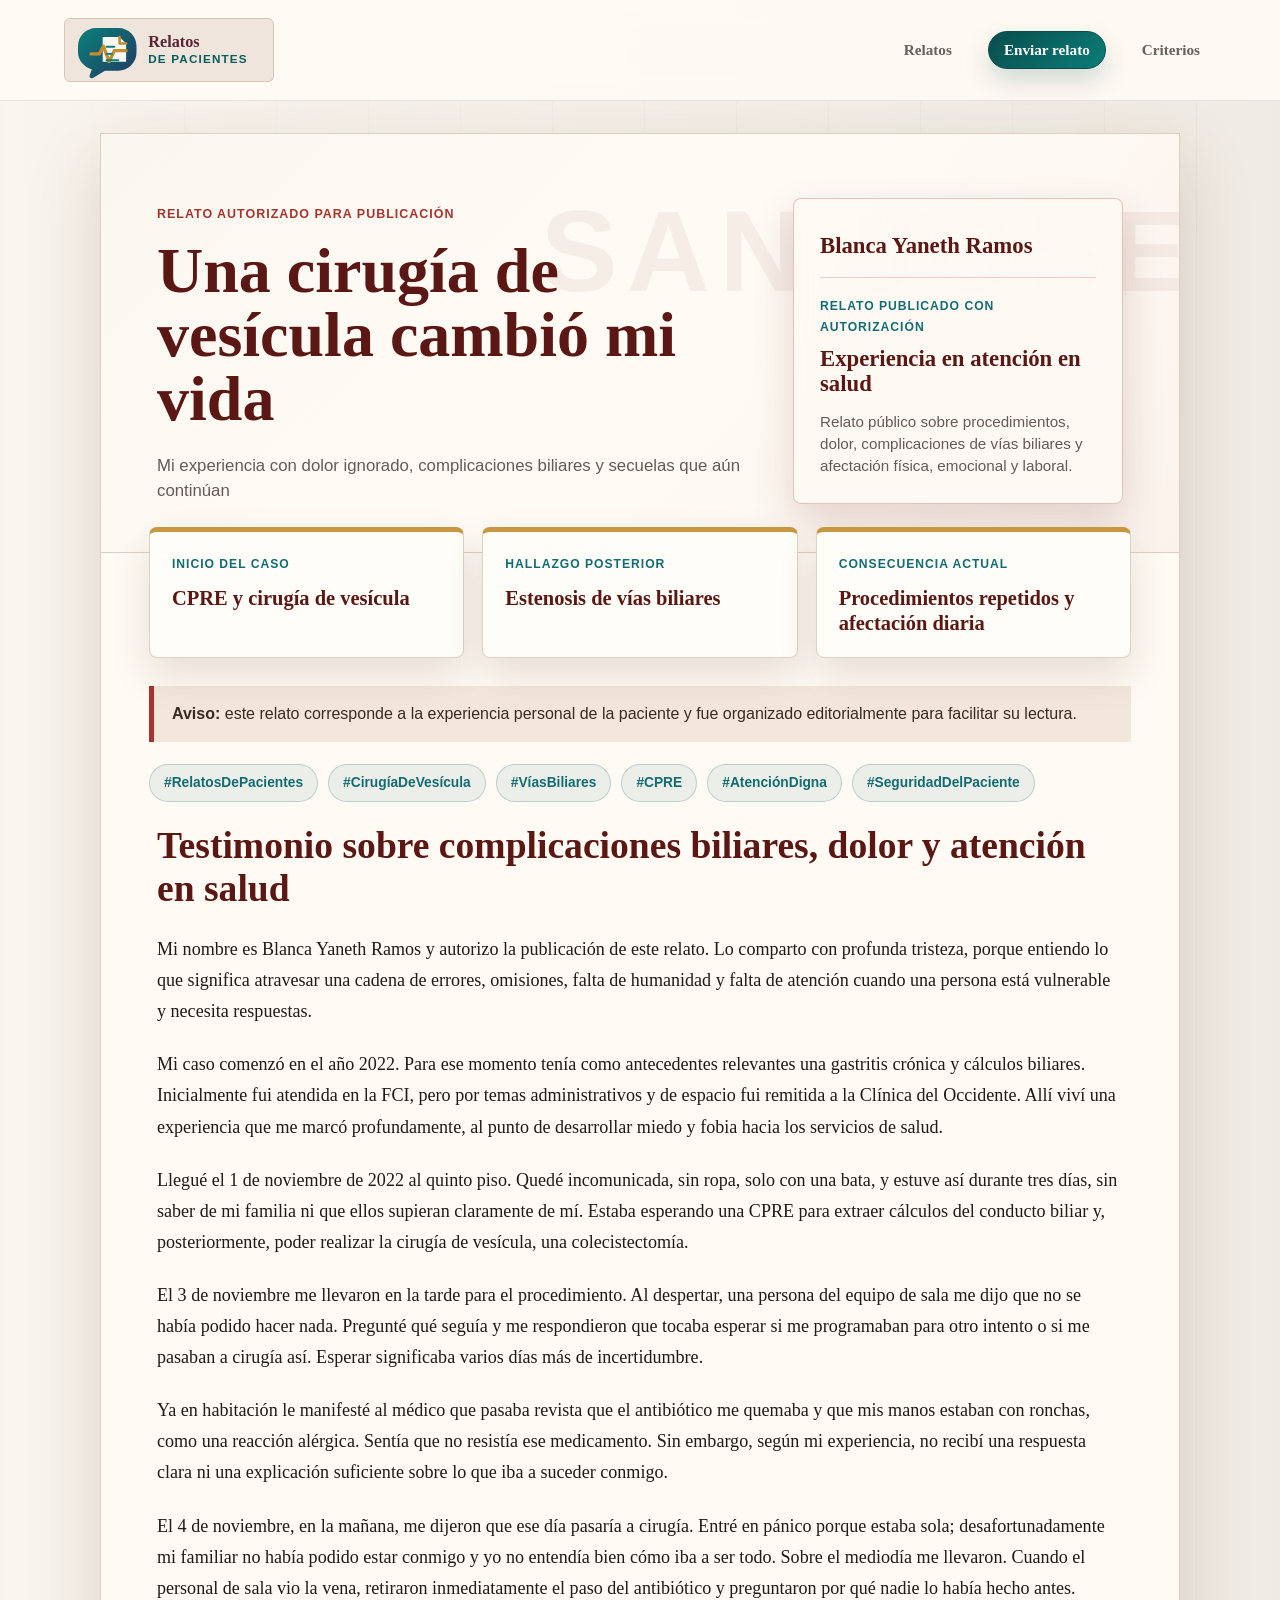
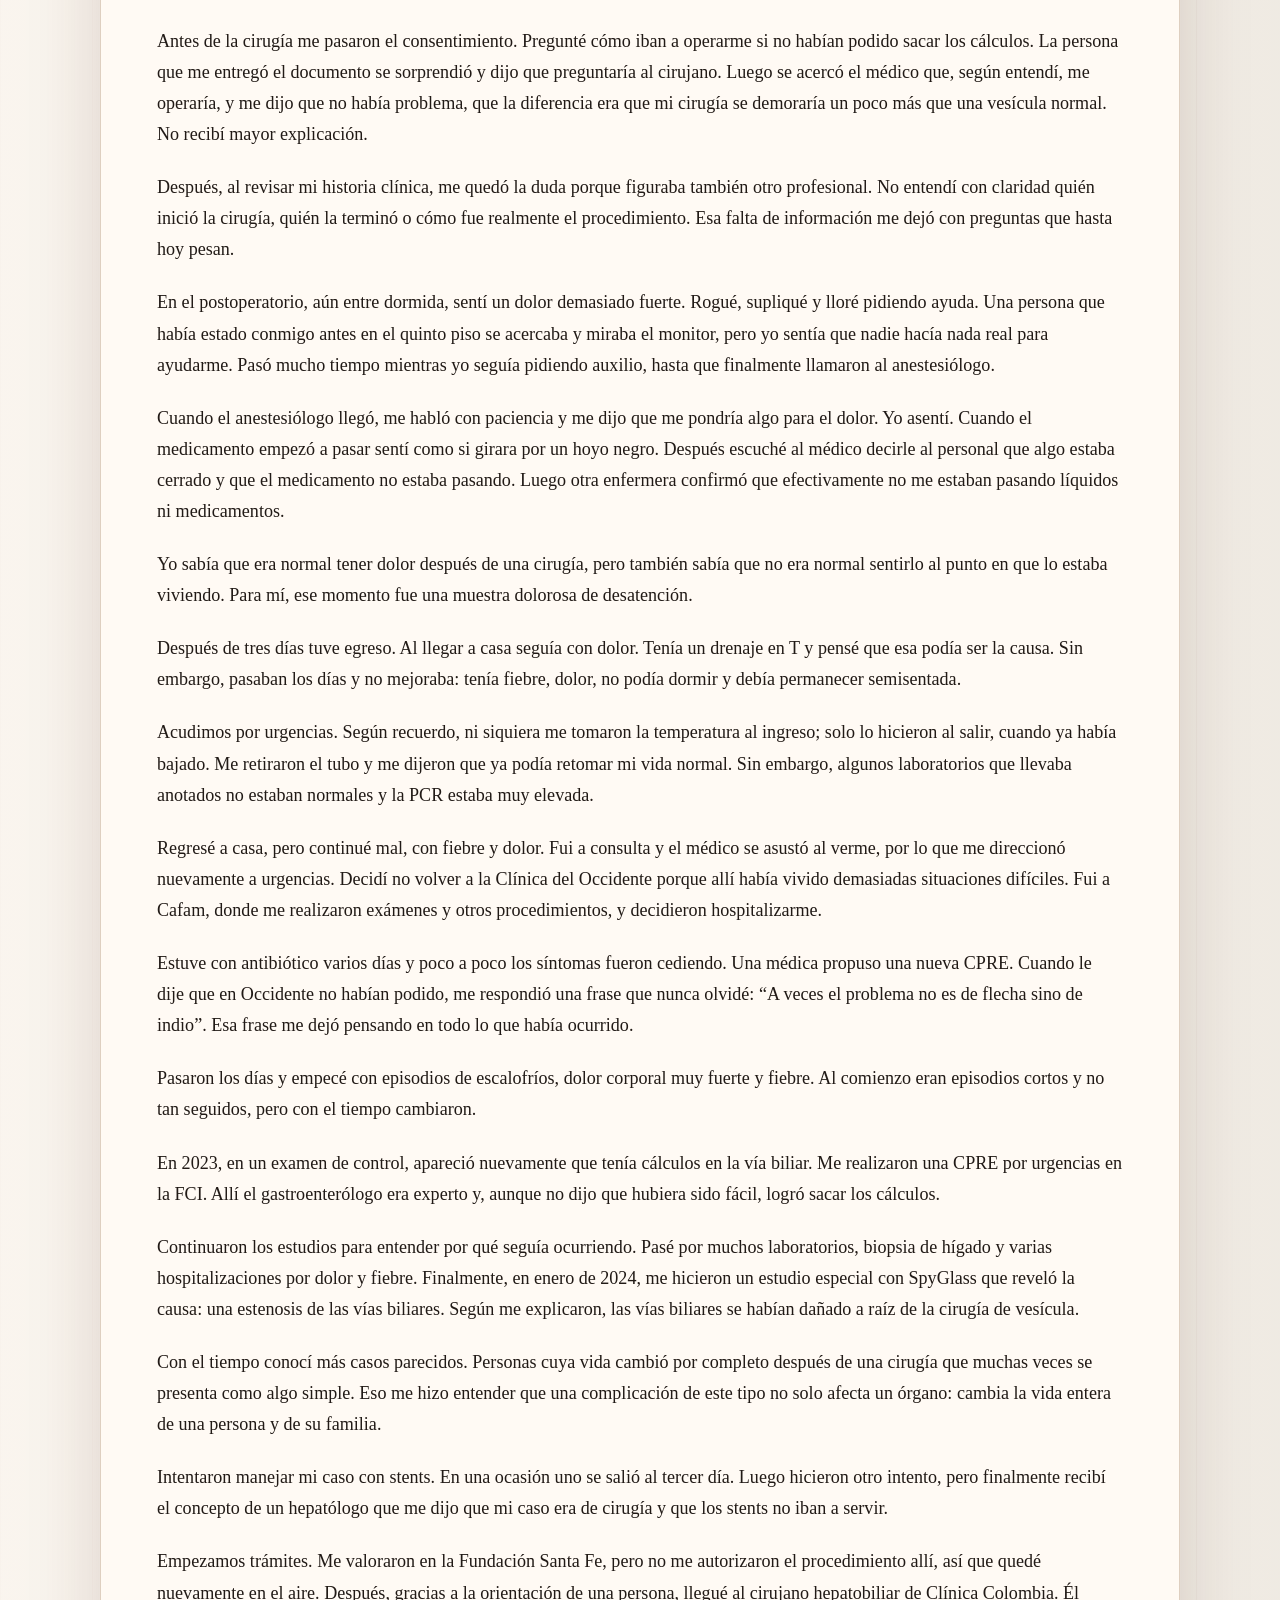
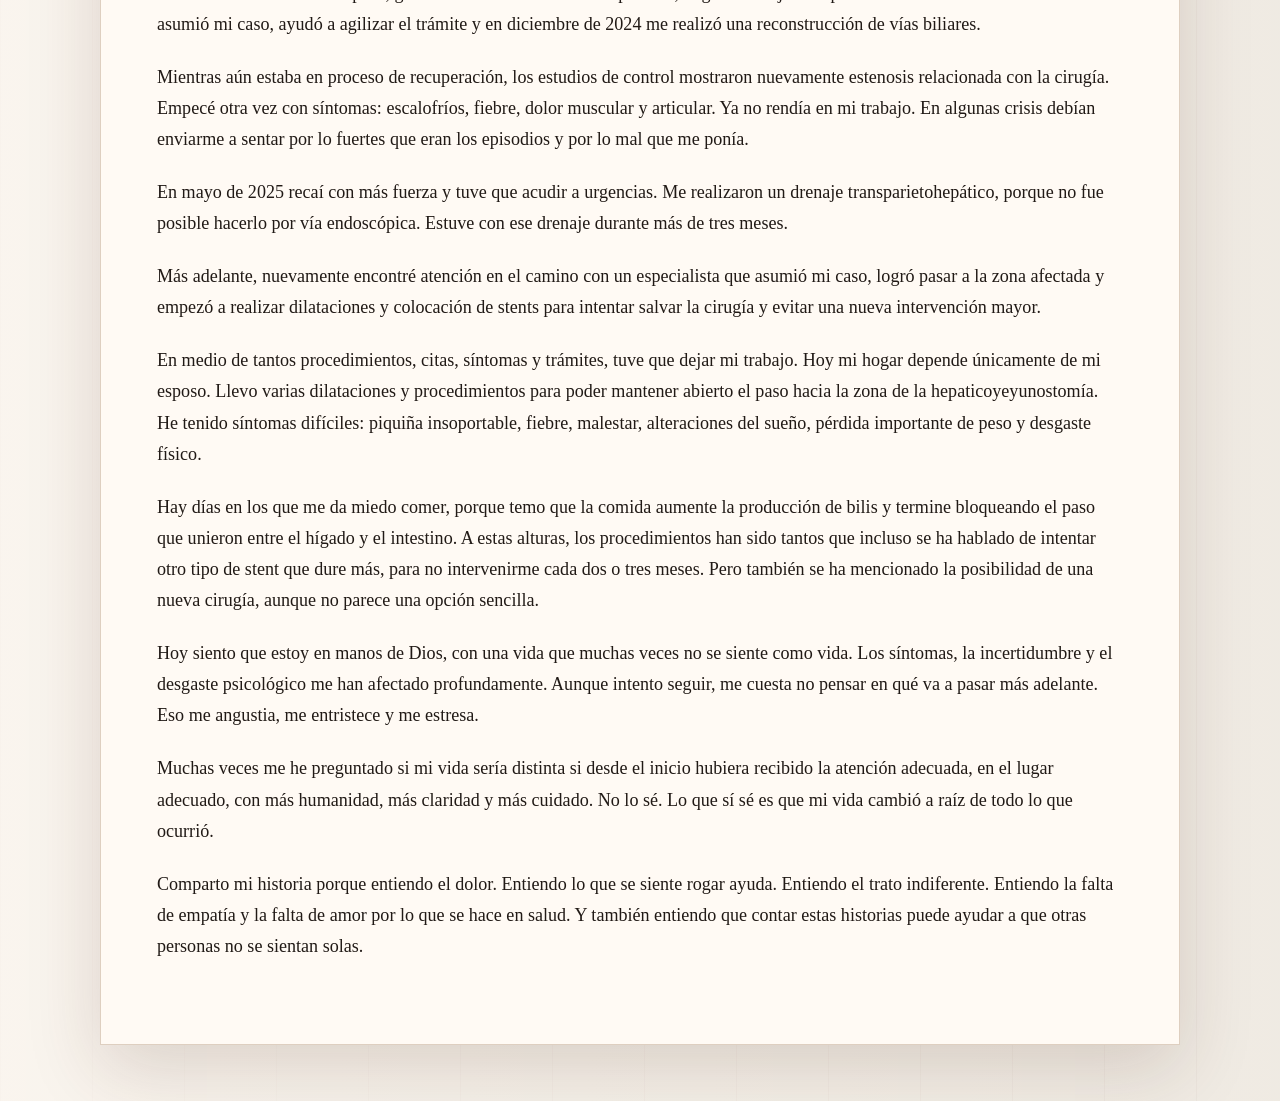
<file: relato-blanca-ramos.html>
<!doctype html>
<html lang="es">
  <head>
    <meta charset="utf-8">
    <meta name="viewport" content="width=device-width, initial-scale=1">
    <title>Una cirugía de vesícula cambió mi vida</title>
    <meta
      name="description"
      content="Testimonio autorizado de Blanca Yaneth Ramos sobre una atención en salud, complicaciones posteriores a una cirugía de vesícula, estenosis de vías biliares y afectación física, emocional y laboral."
    >
    <meta name="robots" content="index, follow">
    <meta
      name="keywords"
      content="relatos de pacientes, Blanca Yaneth Ramos, cirugía de vesícula, colecistectomía, vías biliares, estenosis vías biliares, CPRE, atención en salud, seguridad del paciente"
    >
    <link rel="canonical" href="https://relatosdepacientes.com/relato-blanca-ramos.html">
    <meta property="og:type" content="article">
    <meta property="og:title" content="Una cirugía de vesícula cambió mi vida">
    <meta
      property="og:description"
      content="Testimonio de Blanca Yaneth Ramos sobre una cadena de errores, omisiones, dolor, complicaciones biliares y una vida marcada por procedimientos y secuelas."
    >
    <meta property="og:url" content="https://relatosdepacientes.com/relato-blanca-ramos.html">
    <meta property="og:image" content="https://relatosdepacientes.com/assets/preview-blanca-ramos.jpg">
    <meta property="og:site_name" content="Relatos de Pacientes">
    <meta name="twitter:card" content="summary_large_image">
    <link rel="icon" href="assets/favicon.svg" type="image/svg+xml">
    <link rel="stylesheet" href="relato.css">
  </head>
  <body>
    <header class="site-header">
      <a class="brand" href="index.html" aria-label="Relatos de Pacientes">
        <img src="assets/logo-relatos-pacientes.svg" alt="Relatos de Pacientes">
      </a>
      <nav aria-label="Navegación principal">
        <a href="index.html#relatos">Relatos</a>
        <a class="nav-primary" href="index.html#enviar">Enviar relato</a>
        <a href="index.html#criterios">Criterios</a>
      </nav>
    </header>

    <main class="page">
      <article class="article">
        <header class="hero">
          <div class="hero-copy">
            <p class="kicker">Relato autorizado para publicación</p>
            <h1>Una cirugía de vesícula cambió mi vida</h1>
            <p class="subtitle">Mi experiencia con dolor ignorado, complicaciones biliares y secuelas que aún continúan</p>
          </div>
          <aside class="hospital-card" aria-label="Persona que autoriza el relato">
            <strong>Blanca Yaneth Ramos</strong>
            <hr>
            <span>Relato publicado con autorización</span>
            <strong>Experiencia en atención en salud</strong>
            <p>Relato público sobre procedimientos, dolor, complicaciones de vías biliares y afectación física, emocional y laboral.</p>
          </aside>
        </header>

        <section class="summary-cards" aria-label="Puntos principales del testimonio">
          <div class="summary-card">
            <span>Inicio del caso</span>
            <strong>CPRE y cirugía de vesícula</strong>
          </div>
          <div class="summary-card">
            <span>Hallazgo posterior</span>
            <strong>Estenosis de vías biliares</strong>
          </div>
          <div class="summary-card">
            <span>Consecuencia actual</span>
            <strong>Procedimientos repetidos y afectación diaria</strong>
          </div>
        </section>

        <section class="notice" aria-label="Aviso editorial">
          <strong>Aviso:</strong> este relato corresponde a la experiencia personal de la paciente y fue organizado editorialmente para facilitar su lectura.
        </section>

        <section class="tags" aria-label="Etiquetas del relato">
          <a href="https://www.google.com/search?q=%23RelatosDePacientes" target="_blank" rel="noopener">#RelatosDePacientes</a>
          <a href="https://www.google.com/search?q=%23CirugiaDeVesicula" target="_blank" rel="noopener">#CirugíaDeVesícula</a>
          <a href="https://www.google.com/search?q=%23ViasBiliares" target="_blank" rel="noopener">#VíasBiliares</a>
          <a href="https://www.google.com/search?q=%23CPRE" target="_blank" rel="noopener">#CPRE</a>
          <a href="https://www.google.com/search?q=%23AtencionDigna" target="_blank" rel="noopener">#AtenciónDigna</a>
          <a href="https://www.google.com/search?q=%23SeguridadDelPaciente" target="_blank" rel="noopener">#SeguridadDelPaciente</a>
        </section>

        <section class="content">
          <h2 class="seo-heading">Testimonio sobre complicaciones biliares, dolor y atención en salud</h2>

          <p>Mi nombre es Blanca Yaneth Ramos y autorizo la publicación de este relato. Lo comparto con profunda tristeza, porque entiendo lo que significa atravesar una cadena de errores, omisiones, falta de humanidad y falta de atención cuando una persona está vulnerable y necesita respuestas.</p>

          <p>Mi caso comenzó en el año 2022. Para ese momento tenía como antecedentes relevantes una gastritis crónica y cálculos biliares. Inicialmente fui atendida en la FCI, pero por temas administrativos y de espacio fui remitida a la Clínica del Occidente. Allí viví una experiencia que me marcó profundamente, al punto de desarrollar miedo y fobia hacia los servicios de salud.</p>

          <p>Llegué el 1 de noviembre de 2022 al quinto piso. Quedé incomunicada, sin ropa, solo con una bata, y estuve así durante tres días, sin saber de mi familia ni que ellos supieran claramente de mí. Estaba esperando una CPRE para extraer cálculos del conducto biliar y, posteriormente, poder realizar la cirugía de vesícula, una colecistectomía.</p>

          <p>El 3 de noviembre me llevaron en la tarde para el procedimiento. Al despertar, una persona del equipo de sala me dijo que no se había podido hacer nada. Pregunté qué seguía y me respondieron que tocaba esperar si me programaban para otro intento o si me pasaban a cirugía así. Esperar significaba varios días más de incertidumbre.</p>

          <p>Ya en habitación le manifesté al médico que pasaba revista que el antibiótico me quemaba y que mis manos estaban con ronchas, como una reacción alérgica. Sentía que no resistía ese medicamento. Sin embargo, según mi experiencia, no recibí una respuesta clara ni una explicación suficiente sobre lo que iba a suceder conmigo.</p>

          <p>El 4 de noviembre, en la mañana, me dijeron que ese día pasaría a cirugía. Entré en pánico porque estaba sola; desafortunadamente mi familiar no había podido estar conmigo y yo no entendía bien cómo iba a ser todo. Sobre el mediodía me llevaron. Cuando el personal de sala vio la vena, retiraron inmediatamente el paso del antibiótico y preguntaron por qué nadie lo había hecho antes.</p>

          <p>Antes de la cirugía me pasaron el consentimiento. Pregunté cómo iban a operarme si no habían podido sacar los cálculos. La persona que me entregó el documento se sorprendió y dijo que preguntaría al cirujano. Luego se acercó el médico que, según entendí, me operaría, y me dijo que no había problema, que la diferencia era que mi cirugía se demoraría un poco más que una vesícula normal. No recibí mayor explicación.</p>

          <p>Después, al revisar mi historia clínica, me quedó la duda porque figuraba también otro profesional. No entendí con claridad quién inició la cirugía, quién la terminó o cómo fue realmente el procedimiento. Esa falta de información me dejó con preguntas que hasta hoy pesan.</p>

          <p>En el postoperatorio, aún entre dormida, sentí un dolor demasiado fuerte. Rogué, supliqué y lloré pidiendo ayuda. Una persona que había estado conmigo antes en el quinto piso se acercaba y miraba el monitor, pero yo sentía que nadie hacía nada real para ayudarme. Pasó mucho tiempo mientras yo seguía pidiendo auxilio, hasta que finalmente llamaron al anestesiólogo.</p>

          <p>Cuando el anestesiólogo llegó, me habló con paciencia y me dijo que me pondría algo para el dolor. Yo asentí. Cuando el medicamento empezó a pasar sentí como si girara por un hoyo negro. Después escuché al médico decirle al personal que algo estaba cerrado y que el medicamento no estaba pasando. Luego otra enfermera confirmó que efectivamente no me estaban pasando líquidos ni medicamentos.</p>

          <p>Yo sabía que era normal tener dolor después de una cirugía, pero también sabía que no era normal sentirlo al punto en que lo estaba viviendo. Para mí, ese momento fue una muestra dolorosa de desatención.</p>

          <p>Después de tres días tuve egreso. Al llegar a casa seguía con dolor. Tenía un drenaje en T y pensé que esa podía ser la causa. Sin embargo, pasaban los días y no mejoraba: tenía fiebre, dolor, no podía dormir y debía permanecer semisentada.</p>

          <p>Acudimos por urgencias. Según recuerdo, ni siquiera me tomaron la temperatura al ingreso; solo lo hicieron al salir, cuando ya había bajado. Me retiraron el tubo y me dijeron que ya podía retomar mi vida normal. Sin embargo, algunos laboratorios que llevaba anotados no estaban normales y la PCR estaba muy elevada.</p>

          <p>Regresé a casa, pero continué mal, con fiebre y dolor. Fui a consulta y el médico se asustó al verme, por lo que me direccionó nuevamente a urgencias. Decidí no volver a la Clínica del Occidente porque allí había vivido demasiadas situaciones difíciles. Fui a Cafam, donde me realizaron exámenes y otros procedimientos, y decidieron hospitalizarme.</p>

          <p>Estuve con antibiótico varios días y poco a poco los síntomas fueron cediendo. Una médica propuso una nueva CPRE. Cuando le dije que en Occidente no habían podido, me respondió una frase que nunca olvidé: “A veces el problema no es de flecha sino de indio”. Esa frase me dejó pensando en todo lo que había ocurrido.</p>

          <p>Pasaron los días y empecé con episodios de escalofríos, dolor corporal muy fuerte y fiebre. Al comienzo eran episodios cortos y no tan seguidos, pero con el tiempo cambiaron.</p>

          <p>En 2023, en un examen de control, apareció nuevamente que tenía cálculos en la vía biliar. Me realizaron una CPRE por urgencias en la FCI. Allí el gastroenterólogo era experto y, aunque no dijo que hubiera sido fácil, logró sacar los cálculos.</p>

          <p>Continuaron los estudios para entender por qué seguía ocurriendo. Pasé por muchos laboratorios, biopsia de hígado y varias hospitalizaciones por dolor y fiebre. Finalmente, en enero de 2024, me hicieron un estudio especial con SpyGlass que reveló la causa: una estenosis de las vías biliares. Según me explicaron, las vías biliares se habían dañado a raíz de la cirugía de vesícula.</p>

          <p>Con el tiempo conocí más casos parecidos. Personas cuya vida cambió por completo después de una cirugía que muchas veces se presenta como algo simple. Eso me hizo entender que una complicación de este tipo no solo afecta un órgano: cambia la vida entera de una persona y de su familia.</p>

          <p>Intentaron manejar mi caso con stents. En una ocasión uno se salió al tercer día. Luego hicieron otro intento, pero finalmente recibí el concepto de un hepatólogo que me dijo que mi caso era de cirugía y que los stents no iban a servir.</p>

          <p>Empezamos trámites. Me valoraron en la Fundación Santa Fe, pero no me autorizaron el procedimiento allí, así que quedé nuevamente en el aire. Después, gracias a la orientación de una persona, llegué al cirujano hepatobiliar de Clínica Colombia. Él asumió mi caso, ayudó a agilizar el trámite y en diciembre de 2024 me realizó una reconstrucción de vías biliares.</p>

          <p>Mientras aún estaba en proceso de recuperación, los estudios de control mostraron nuevamente estenosis relacionada con la cirugía. Empecé otra vez con síntomas: escalofríos, fiebre, dolor muscular y articular. Ya no rendía en mi trabajo. En algunas crisis debían enviarme a sentar por lo fuertes que eran los episodios y por lo mal que me ponía.</p>

          <p>En mayo de 2025 recaí con más fuerza y tuve que acudir a urgencias. Me realizaron un drenaje transparietohepático, porque no fue posible hacerlo por vía endoscópica. Estuve con ese drenaje durante más de tres meses.</p>

          <p>Más adelante, nuevamente encontré atención en el camino con un especialista que asumió mi caso, logró pasar a la zona afectada y empezó a realizar dilataciones y colocación de stents para intentar salvar la cirugía y evitar una nueva intervención mayor.</p>

          <p>En medio de tantos procedimientos, citas, síntomas y trámites, tuve que dejar mi trabajo. Hoy mi hogar depende únicamente de mi esposo. Llevo varias dilataciones y procedimientos para poder mantener abierto el paso hacia la zona de la hepaticoyeyunostomía. He tenido síntomas difíciles: piquiña insoportable, fiebre, malestar, alteraciones del sueño, pérdida importante de peso y desgaste físico.</p>

          <p>Hay días en los que me da miedo comer, porque temo que la comida aumente la producción de bilis y termine bloqueando el paso que unieron entre el hígado y el intestino. A estas alturas, los procedimientos han sido tantos que incluso se ha hablado de intentar otro tipo de stent que dure más, para no intervenirme cada dos o tres meses. Pero también se ha mencionado la posibilidad de una nueva cirugía, aunque no parece una opción sencilla.</p>

          <p>Hoy siento que estoy en manos de Dios, con una vida que muchas veces no se siente como vida. Los síntomas, la incertidumbre y el desgaste psicológico me han afectado profundamente. Aunque intento seguir, me cuesta no pensar en qué va a pasar más adelante. Eso me angustia, me entristece y me estresa.</p>

          <p>Muchas veces me he preguntado si mi vida sería distinta si desde el inicio hubiera recibido la atención adecuada, en el lugar adecuado, con más humanidad, más claridad y más cuidado. No lo sé. Lo que sí sé es que mi vida cambió a raíz de todo lo que ocurrió.</p>

          <p>Comparto mi historia porque entiendo el dolor. Entiendo lo que se siente rogar ayuda. Entiendo el trato indiferente. Entiendo la falta de empatía y la falta de amor por lo que se hace en salud. Y también entiendo que contar estas historias puede ayudar a que otras personas no se sientan solas.</p>
        </section>
      </article>
    </main>
  </body>
</html>
</file>
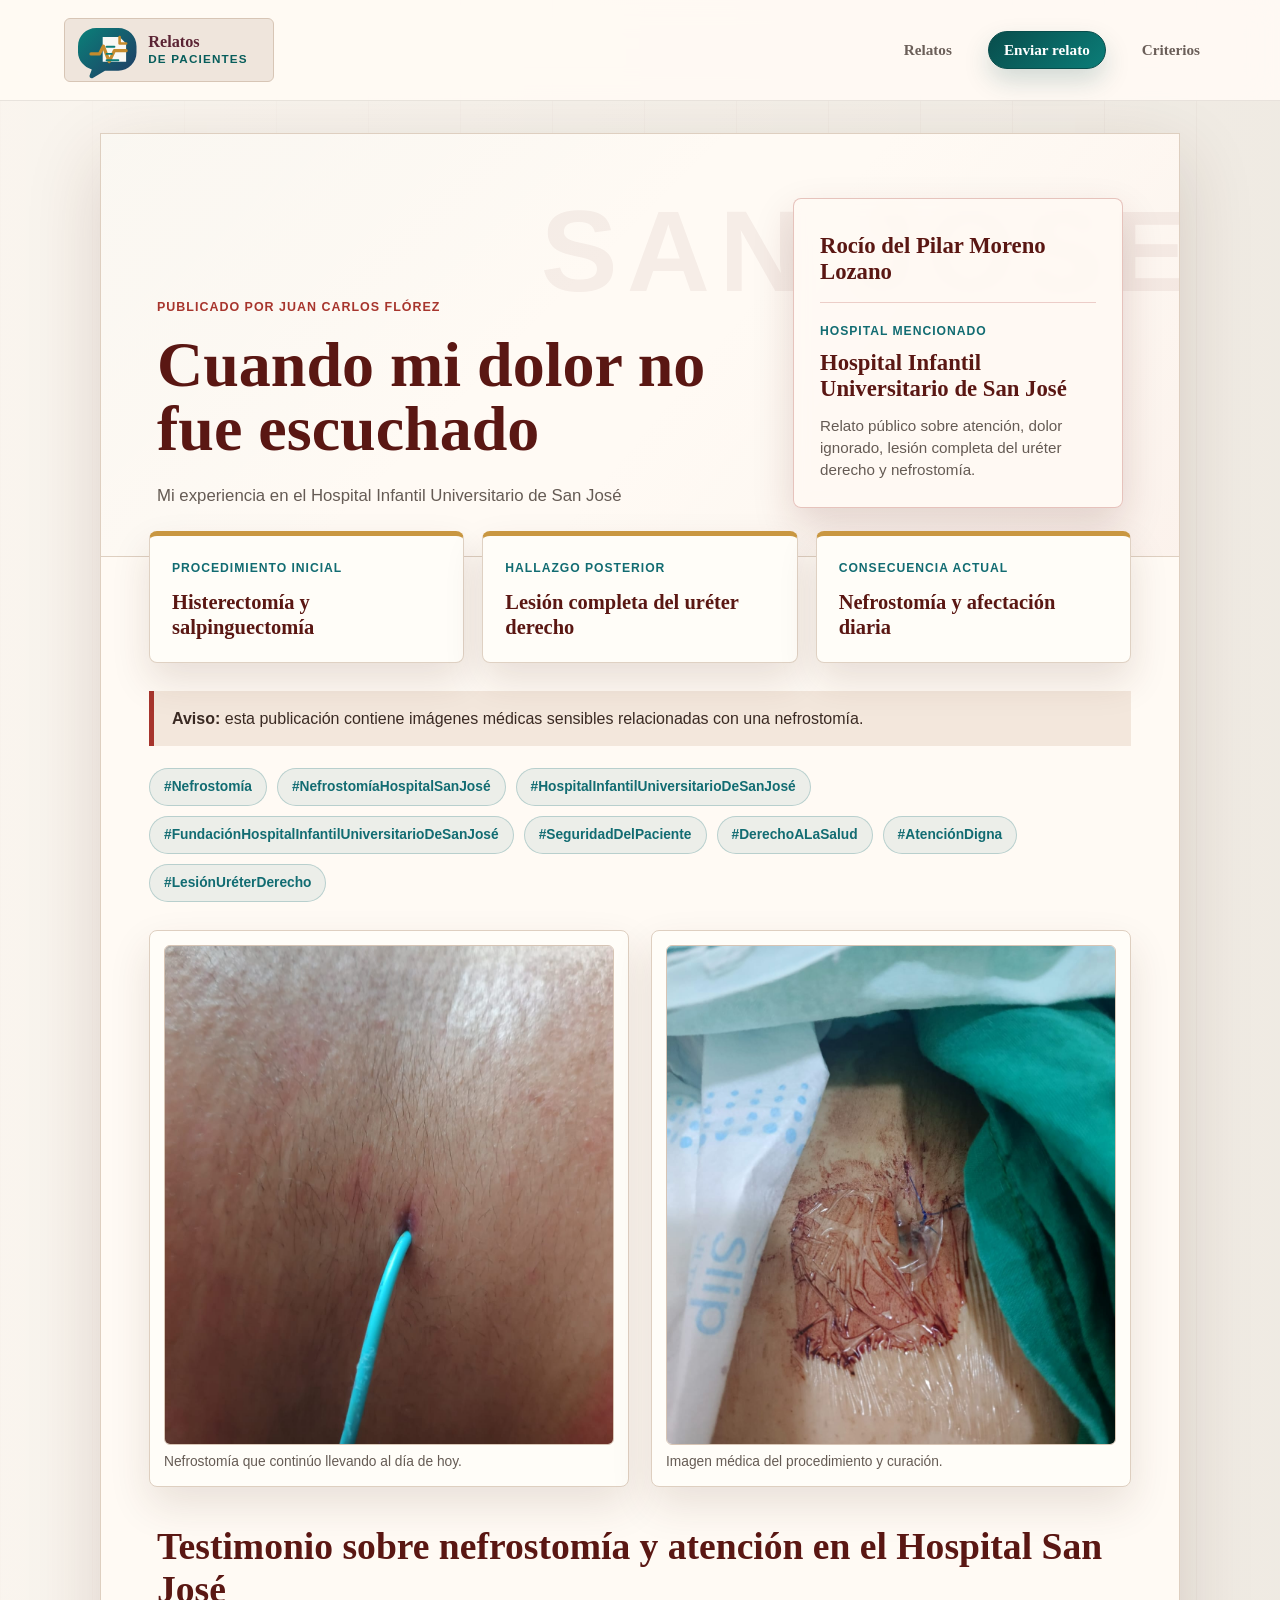
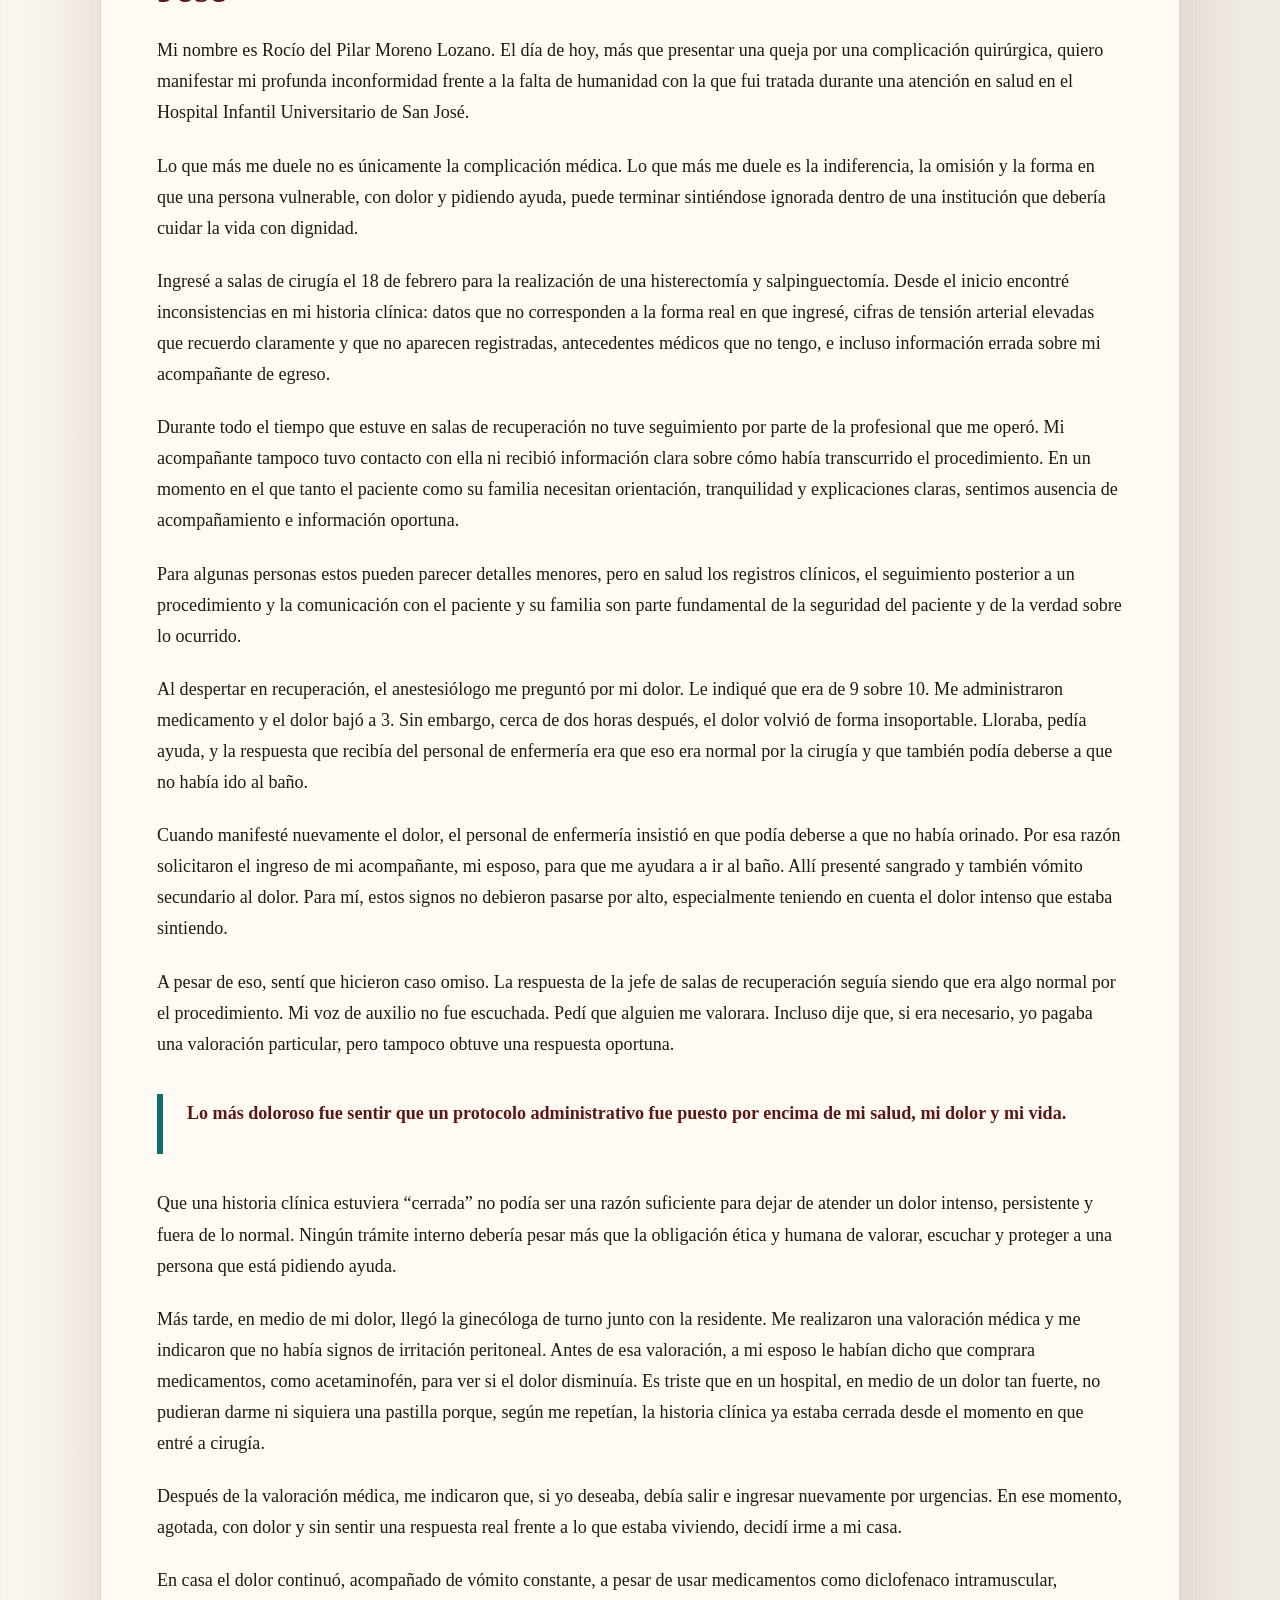
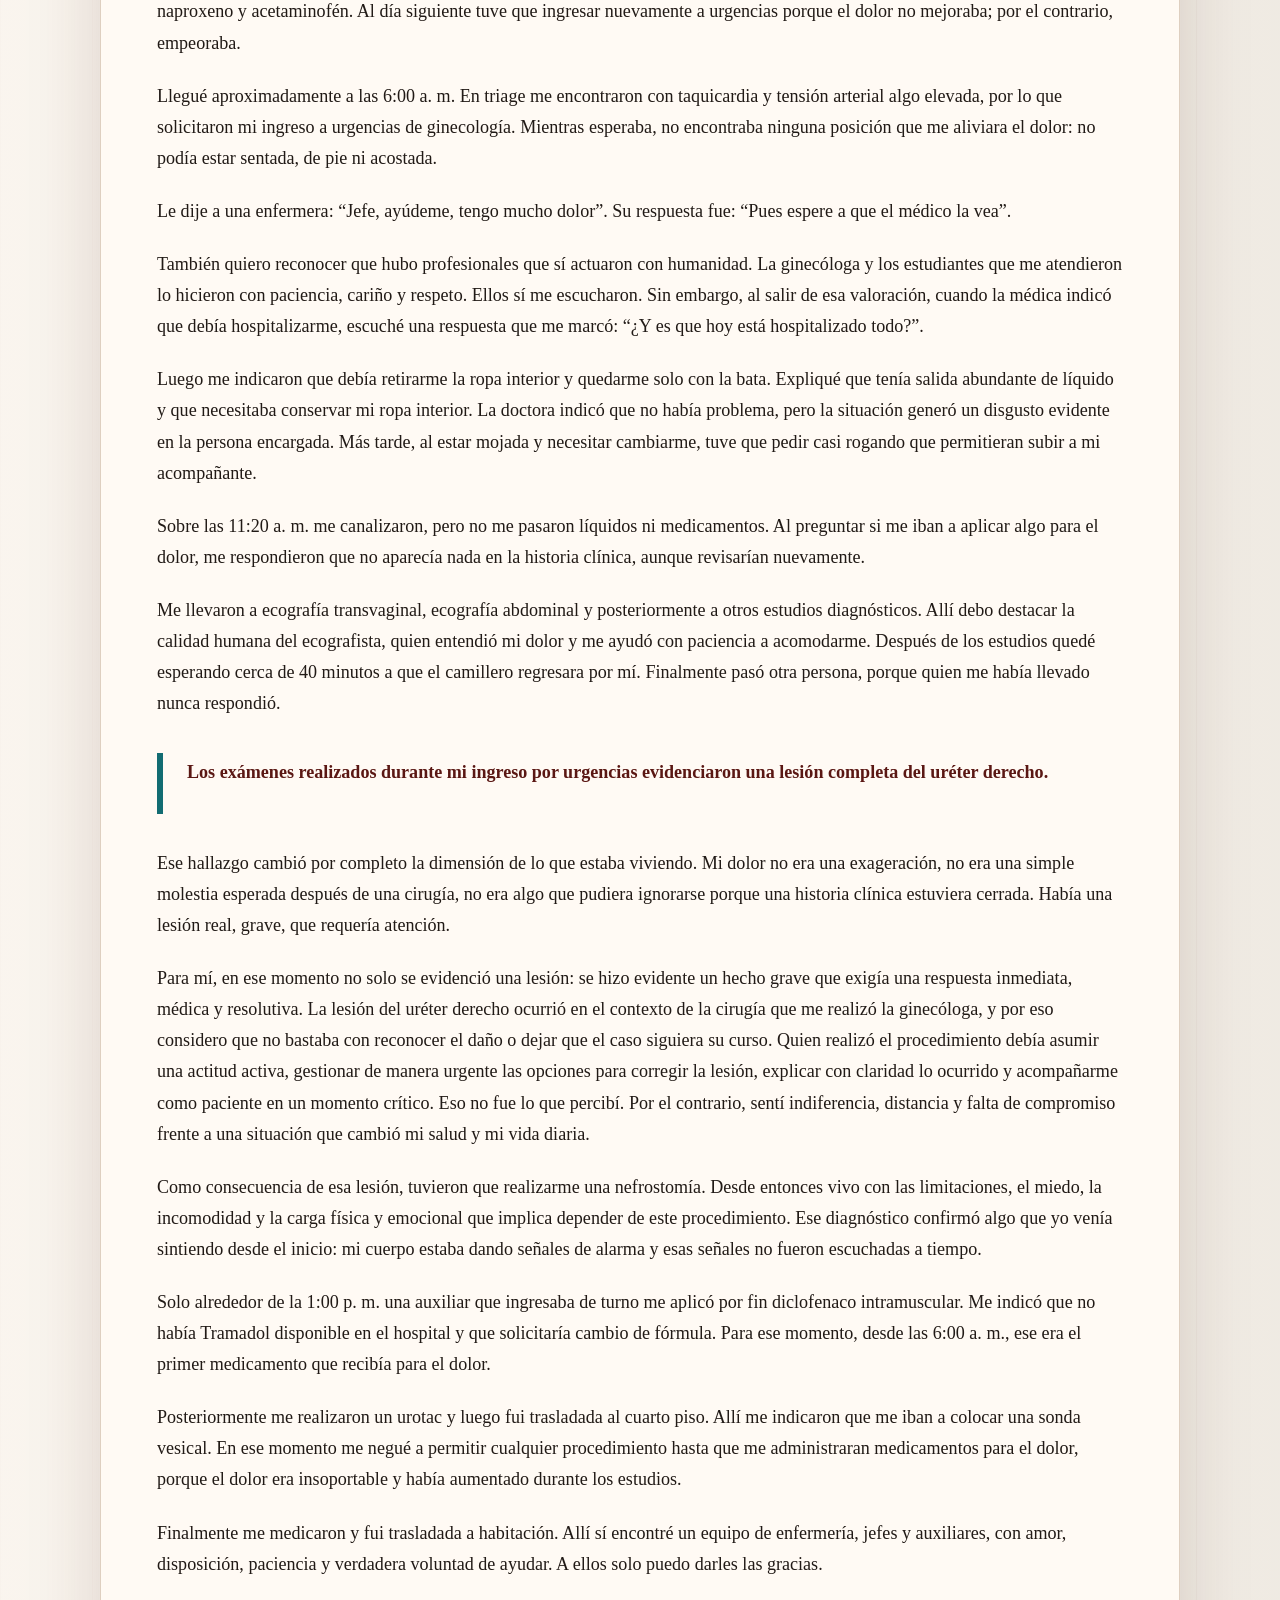
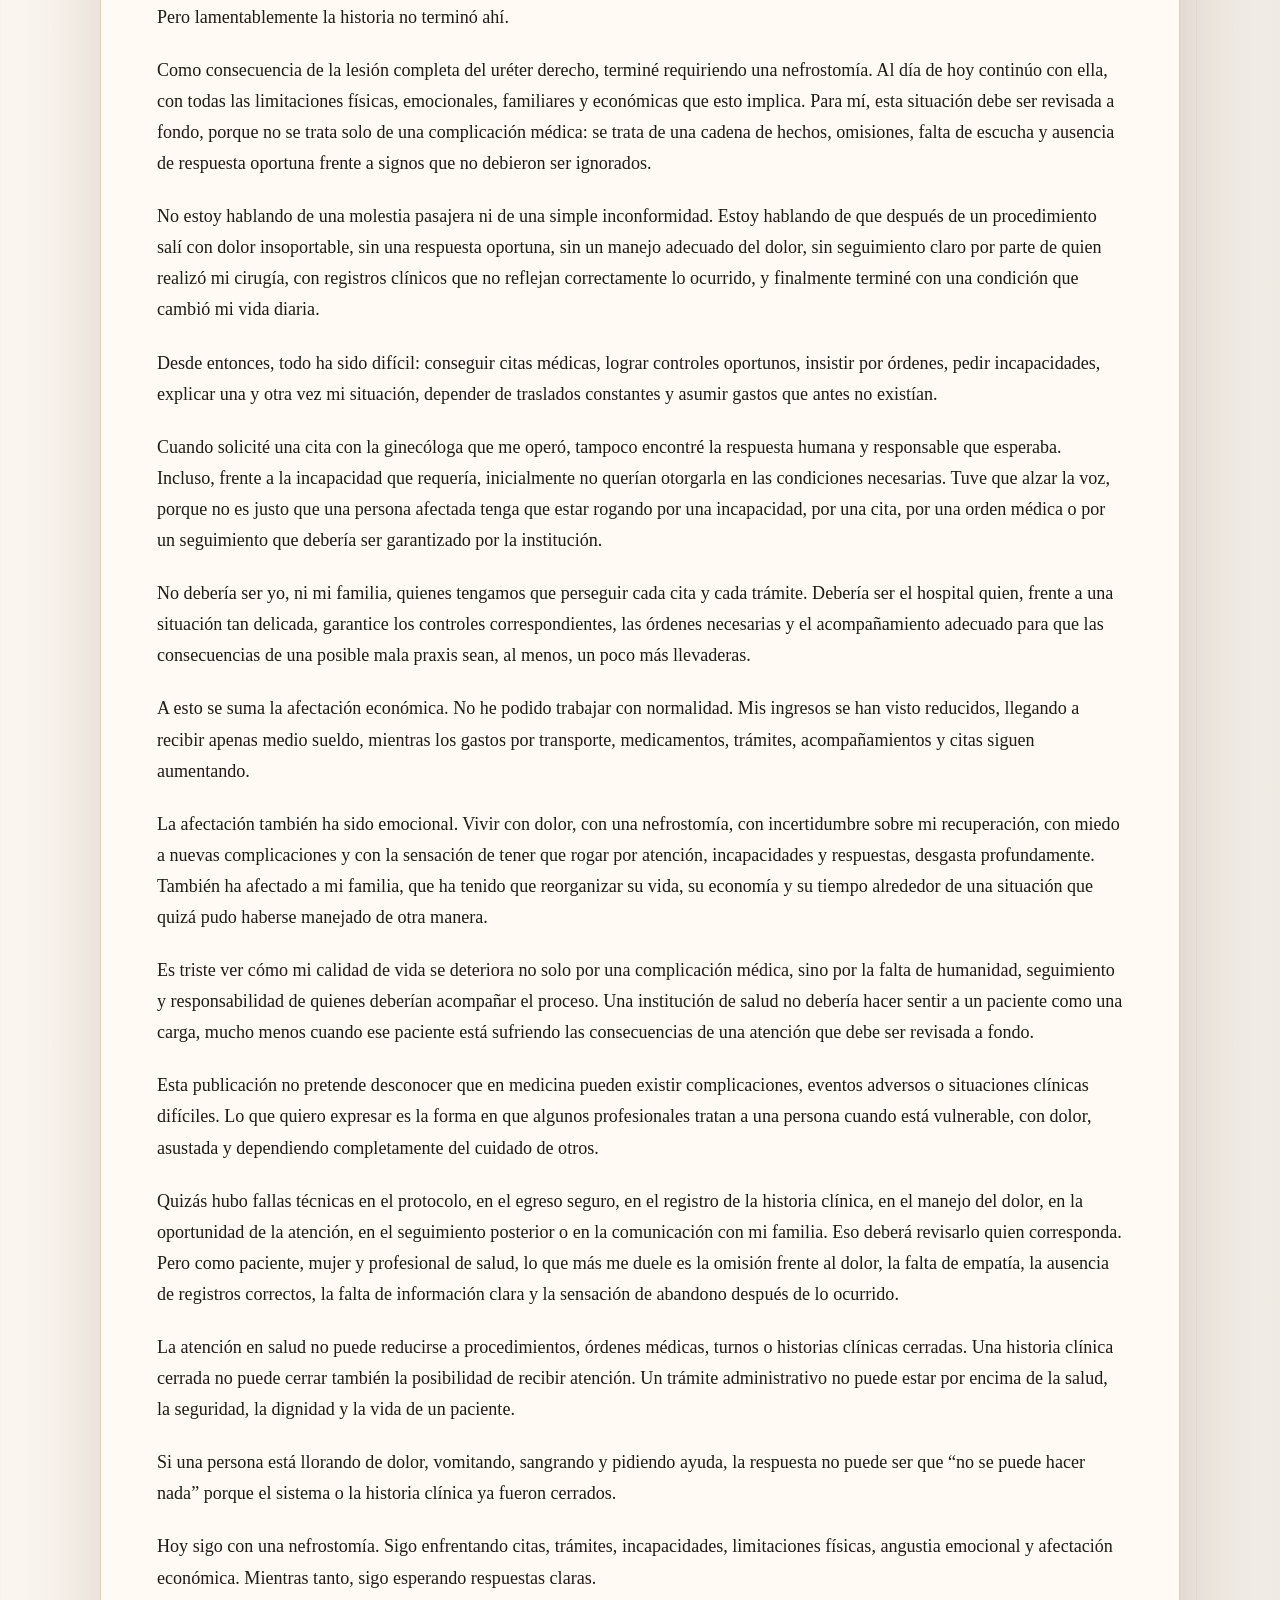
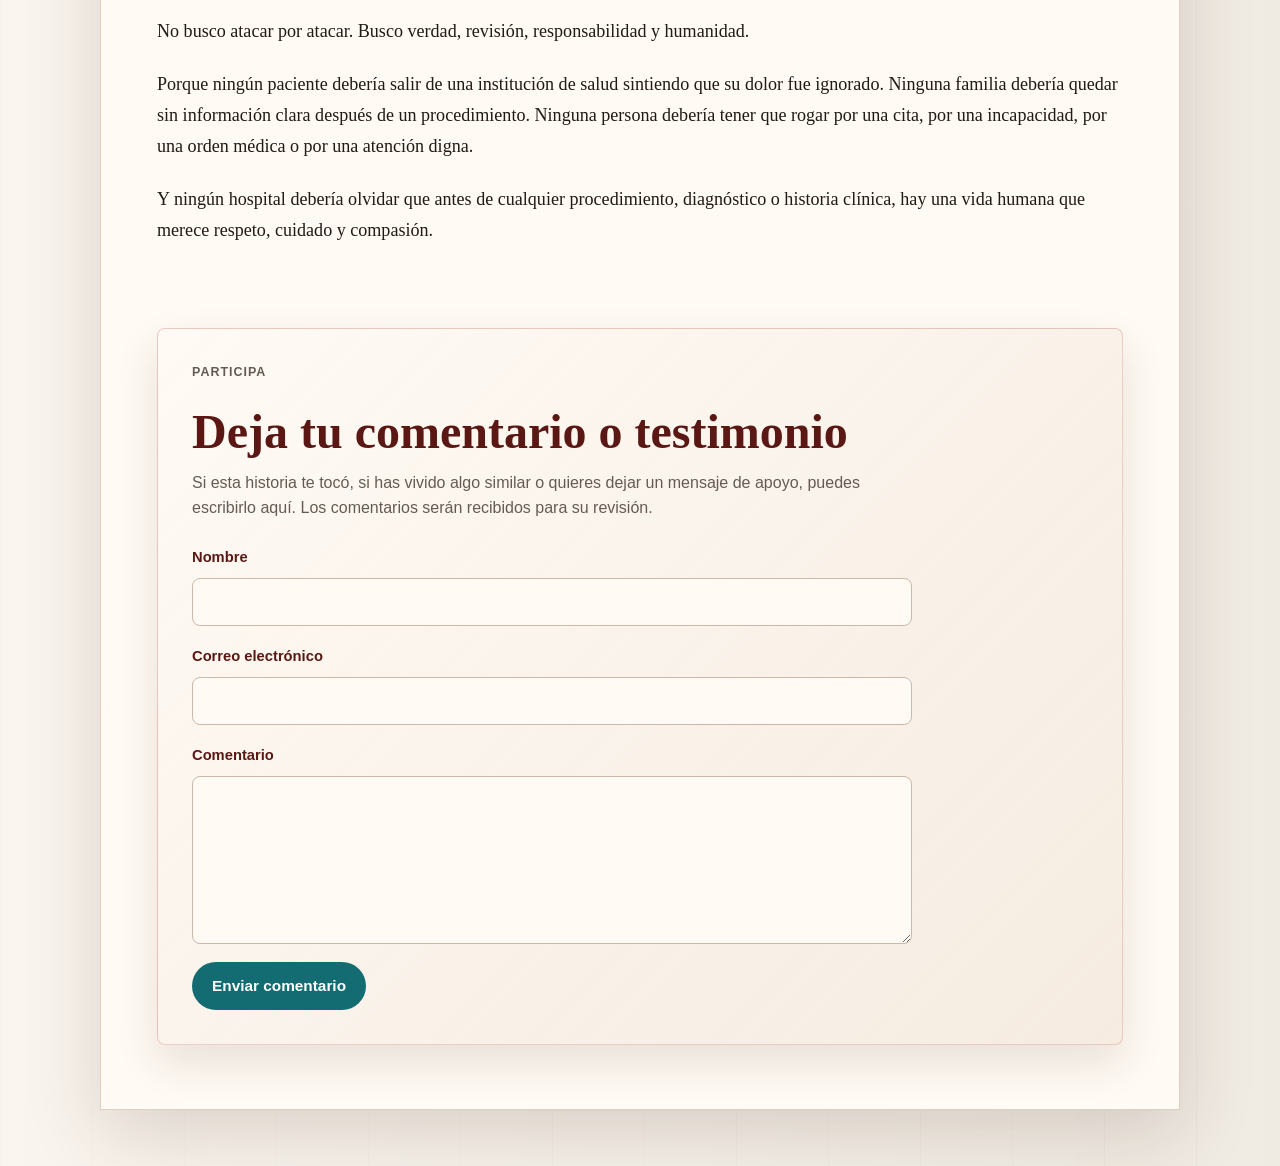
<file: relato-rocio-moreno.html>
﻿<!doctype html>
<html lang="es">
  <head>
    <meta charset="utf-8">
    <meta name="viewport" content="width=device-width, initial-scale=1">
    <title>Cuando mi dolor no fue escuchado</title>
    <meta
      name="description"
      content="Testimonio sobre nefrostomía, lesión completa del uréter derecho y atención en el Hospital Infantil Universitario de San José."
    >
    <meta name="robots" content="index, follow">
    <meta
      name="keywords"
      content="nefrostomía hospital san jose, nefrostomia hospital san jose, Hospital San José, Hospital Infantil Universitario de San José, Fundación Hospital Infantil Universitario de San José, Rocío del Pilar Moreno Lozano, Juan Carlos Flórez, lesión completa del uréter derecho, seguridad del paciente, atención digna, Bogotá"
    >
    <link rel="canonical" href="https://relatosdepacientes.com/relato-rocio-moreno.html">
    <meta property="og:type" content="article">
    <meta property="og:title" content="Cuando mi dolor no fue escuchado">
    <meta
      property="og:description"
      content="Testimonio de Rocío del Pilar Moreno Lozano sobre atención en el Hospital Infantil Universitario de San José, lesión completa del uréter derecho y nefrostomía."
    >
    <meta property="og:url" content="https://relatosdepacientes.com/relato-rocio-moreno.html">
    <meta property="og:image" content="https://relatosdepacientes.com/assets/preview-blog.jpg">
    <meta property="og:image:secure_url" content="https://relatosdepacientes.com/assets/preview-blog.jpg">
    <meta property="og:image:type" content="image/jpeg">
    <meta property="og:image:width" content="1200">
    <meta property="og:image:height" content="630">
    <meta property="og:image:alt" content="Portada del blog Cuando mi dolor no fue escuchado">
    <meta property="og:site_name" content="Relatos de Pacientes">
    <meta name="twitter:card" content="summary_large_image">
    <meta name="twitter:title" content="Cuando mi dolor no fue escuchado">
    <meta
      name="twitter:description"
      content="Testimonio sobre atención en el Hospital Infantil Universitario de San José, lesión completa del uréter derecho y nefrostomía."
    >
    <meta name="twitter:image" content="https://relatosdepacientes.com/assets/preview-blog.jpg">
    <link rel="icon" href="assets/favicon.svg" type="image/svg+xml">
    <link rel="stylesheet" href="relato.css">
  </head>
  <body>
    <header class="site-header">
      <a class="brand" href="index.html" aria-label="Relatos de Pacientes">
        <img src="assets/logo-relatos-pacientes.svg" alt="Relatos de Pacientes">
      </a>
      <nav aria-label="Navegación principal">
        <a href="index.html#relatos">Relatos</a>
        <a class="nav-primary" href="index.html#enviar">Enviar relato</a>
        <a href="index.html#criterios">Criterios</a>
      </nav>
    </header>
    <main class="page">
      <article class="article">
        <header class="hero">
          <div class="hero-copy">
            <p class="kicker">Publicado por Juan Carlos Flórez</p>
            <h1>Cuando mi dolor no fue escuchado</h1>
            <p class="subtitle">Mi experiencia en el Hospital Infantil Universitario de San José</p>
          </div>
          <aside class="hospital-card" aria-label="Hospital mencionado">
            <strong>Rocío del Pilar Moreno Lozano</strong>
            <hr>
            <span>Hospital mencionado</span>
            <strong>Hospital Infantil Universitario de San José</strong>
            <p>Relato público sobre atención, dolor ignorado, lesión completa del uréter derecho y nefrostomía.</p>
          </aside>
        </header>

        <section class="summary-cards" aria-label="Puntos principales del testimonio">
          <div class="summary-card">
            <span>Procedimiento inicial</span>
            <strong>Histerectomía y salpinguectomía</strong>
          </div>
          <div class="summary-card">
            <span>Hallazgo posterior</span>
            <strong>Lesión completa del uréter derecho</strong>
          </div>
          <div class="summary-card">
            <span>Consecuencia actual</span>
            <strong>Nefrostomía y afectación diaria</strong>
          </div>
        </section>

        <section class="notice" aria-label="Aviso sobre imágenes sensibles">
          <strong>Aviso:</strong> esta publicación contiene imágenes médicas sensibles relacionadas con una nefrostomía.
        </section>

        <section class="tags" aria-label="Etiquetas del blog">
          <a href="https://www.google.com/search?q=%23nefrostomia" target="_blank" rel="noopener">#Nefrostomía</a>
          <a href="https://www.google.com/search?q=%23NefrostomiaHospitalSanJose" target="_blank" rel="noopener">#NefrostomíaHospitalSanJosé</a>
          <a href="https://www.google.com/search?q=%23HospitalInfantilUniversitarioDeSanJose" target="_blank" rel="noopener">#HospitalInfantilUniversitarioDeSanJosé</a>
          <a href="https://www.google.com/search?q=%23FundacionHospitalInfantilUniversitarioDeSanJose" target="_blank" rel="noopener">#FundaciónHospitalInfantilUniversitarioDeSanJosé</a>
          <a href="https://www.google.com/search?q=%23SeguridadDelPaciente" target="_blank" rel="noopener">#SeguridadDelPaciente</a>
          <a href="https://www.google.com/search?q=%23DerechoALaSalud" target="_blank" rel="noopener">#DerechoALaSalud</a>
          <a href="https://www.google.com/search?q=%23AtencionDigna" target="_blank" rel="noopener">#AtenciónDigna</a>
          <a href="https://www.google.com/search?q=%23LesionUreterDerecho" target="_blank" rel="noopener">#LesiónUréterDerecho</a>
        </section>

        <section class="gallery" aria-label="Evidencia fotográfica">
          <figure>
            <img id="photo-one" src="assets/nefrostomia-1.jpg" alt="Imagen médica de nefrostomía">
            <figcaption>Nefrostomía que continúo llevando al día de hoy.</figcaption>
          </figure>
          <figure>
            <img id="photo-two" src="assets/nefrostomia-2.jpg" alt="Imagen médica del procedimiento y curación de nefrostomía">
            <figcaption>Imagen médica del procedimiento y curación.</figcaption>
          </figure>
        </section>

        <section class="content">
          <h2 class="seo-heading">Testimonio sobre nefrostomía y atención en el Hospital San José</h2>

          <p>Mi nombre es Rocío del Pilar Moreno Lozano. El día de hoy, más que presentar una queja por una complicación quirúrgica, quiero manifestar mi profunda inconformidad frente a la falta de humanidad con la que fui tratada durante una atención en salud en el Hospital Infantil Universitario de San José.</p>

          <p>Lo que más me duele no es únicamente la complicación médica. Lo que más me duele es la indiferencia, la omisión y la forma en que una persona vulnerable, con dolor y pidiendo ayuda, puede terminar sintiéndose ignorada dentro de una institución que debería cuidar la vida con dignidad.</p>

          <p>Ingresé a salas de cirugía el 18 de febrero para la realización de una histerectomía y salpinguectomía. Desde el inicio encontré inconsistencias en mi historia clínica: datos que no corresponden a la forma real en que ingresé, cifras de tensión arterial elevadas que recuerdo claramente y que no aparecen registradas, antecedentes médicos que no tengo, e incluso información errada sobre mi acompañante de egreso.</p>

          <p>Durante todo el tiempo que estuve en salas de recuperación no tuve seguimiento por parte de la profesional que me operó. Mi acompañante tampoco tuvo contacto con ella ni recibió información clara sobre cómo había transcurrido el procedimiento. En un momento en el que tanto el paciente como su familia necesitan orientación, tranquilidad y explicaciones claras, sentimos ausencia de acompañamiento e información oportuna.</p>

          <p>Para algunas personas estos pueden parecer detalles menores, pero en salud los registros clínicos, el seguimiento posterior a un procedimiento y la comunicación con el paciente y su familia son parte fundamental de la seguridad del paciente y de la verdad sobre lo ocurrido.</p>

          <p>Al despertar en recuperación, el anestesiólogo me preguntó por mi dolor. Le indiqué que era de 9 sobre 10. Me administraron medicamento y el dolor bajó a 3. Sin embargo, cerca de dos horas después, el dolor volvió de forma insoportable. Lloraba, pedía ayuda, y la respuesta que recibía del personal de enfermería era que eso era normal por la cirugía y que también podía deberse a que no había ido al baño.</p>

          <p>Cuando manifesté nuevamente el dolor, el personal de enfermería insistió en que podía deberse a que no había orinado. Por esa razón solicitaron el ingreso de mi acompañante, mi esposo, para que me ayudara a ir al baño. Allí presenté sangrado y también vómito secundario al dolor. Para mí, estos signos no debieron pasarse por alto, especialmente teniendo en cuenta el dolor intenso que estaba sintiendo.</p>

          <p>A pesar de eso, sentí que hicieron caso omiso. La respuesta de la jefe de salas de recuperación seguía siendo que era algo normal por el procedimiento. Mi voz de auxilio no fue escuchada. Pedí que alguien me valorara. Incluso dije que, si era necesario, yo pagaba una valoración particular, pero tampoco obtuve una respuesta oportuna.</p>

          <blockquote>
            <p>Lo más doloroso fue sentir que un protocolo administrativo fue puesto por encima de mi salud, mi dolor y mi vida.</p>
          </blockquote>

          <p>Que una historia clínica estuviera “cerrada” no podía ser una razón suficiente para dejar de atender un dolor intenso, persistente y fuera de lo normal. Ningún trámite interno debería pesar más que la obligación ética y humana de valorar, escuchar y proteger a una persona que está pidiendo ayuda.</p>

          <p>Más tarde, en medio de mi dolor, llegó la ginecóloga de turno junto con la residente. Me realizaron una valoración médica y me indicaron que no había signos de irritación peritoneal. Antes de esa valoración, a mi esposo le habían dicho que comprara medicamentos, como acetaminofén, para ver si el dolor disminuía. Es triste que en un hospital, en medio de un dolor tan fuerte, no pudieran darme ni siquiera una pastilla porque, según me repetían, la historia clínica ya estaba cerrada desde el momento en que entré a cirugía.</p>

          <p>Después de la valoración médica, me indicaron que, si yo deseaba, debía salir e ingresar nuevamente por urgencias. En ese momento, agotada, con dolor y sin sentir una respuesta real frente a lo que estaba viviendo, decidí irme a mi casa.</p>

          <p>En casa el dolor continuó, acompañado de vómito constante, a pesar de usar medicamentos como diclofenaco intramuscular, naproxeno y acetaminofén. Al día siguiente tuve que ingresar nuevamente a urgencias porque el dolor no mejoraba; por el contrario, empeoraba.</p>

          <p>Llegué aproximadamente a las 6:00 a. m. En triage me encontraron con taquicardia y tensión arterial algo elevada, por lo que solicitaron mi ingreso a urgencias de ginecología. Mientras esperaba, no encontraba ninguna posición que me aliviara el dolor: no podía estar sentada, de pie ni acostada.</p>

          <p>Le dije a una enfermera: “Jefe, ayúdeme, tengo mucho dolor”. Su respuesta fue: “Pues espere a que el médico la vea”.</p>

          <p>También quiero reconocer que hubo profesionales que sí actuaron con humanidad. La ginecóloga y los estudiantes que me atendieron lo hicieron con paciencia, cariño y respeto. Ellos sí me escucharon. Sin embargo, al salir de esa valoración, cuando la médica indicó que debía hospitalizarme, escuché una respuesta que me marcó: “¿Y es que hoy está hospitalizado todo?”.</p>

          <p>Luego me indicaron que debía retirarme la ropa interior y quedarme solo con la bata. Expliqué que tenía salida abundante de líquido y que necesitaba conservar mi ropa interior. La doctora indicó que no había problema, pero la situación generó un disgusto evidente en la persona encargada. Más tarde, al estar mojada y necesitar cambiarme, tuve que pedir casi rogando que permitieran subir a mi acompañante.</p>

          <p>Sobre las 11:20 a. m. me canalizaron, pero no me pasaron líquidos ni medicamentos. Al preguntar si me iban a aplicar algo para el dolor, me respondieron que no aparecía nada en la historia clínica, aunque revisarían nuevamente.</p>

          <p>Me llevaron a ecografía transvaginal, ecografía abdominal y posteriormente a otros estudios diagnósticos. Allí debo destacar la calidad humana del ecografista, quien entendió mi dolor y me ayudó con paciencia a acomodarme. Después de los estudios quedé esperando cerca de 40 minutos a que el camillero regresara por mí. Finalmente pasó otra persona, porque quien me había llevado nunca respondió.</p>

          <blockquote>
            <p>Los exámenes realizados durante mi ingreso por urgencias evidenciaron una lesión completa del uréter derecho.</p>
          </blockquote>

          <p>Ese hallazgo cambió por completo la dimensión de lo que estaba viviendo. Mi dolor no era una exageración, no era una simple molestia esperada después de una cirugía, no era algo que pudiera ignorarse porque una historia clínica estuviera cerrada. Había una lesión real, grave, que requería atención.</p>

          <p>Para mí, en ese momento no solo se evidenció una lesión: se hizo evidente un hecho grave que exigía una respuesta inmediata, médica y resolutiva. La lesión del uréter derecho ocurrió en el contexto de la cirugía que me realizó la ginecóloga, y por eso considero que no bastaba con reconocer el daño o dejar que el caso siguiera su curso. Quien realizó el procedimiento debía asumir una actitud activa, gestionar de manera urgente las opciones para corregir la lesión, explicar con claridad lo ocurrido y acompañarme como paciente en un momento crítico. Eso no fue lo que percibí. Por el contrario, sentí indiferencia, distancia y falta de compromiso frente a una situación que cambió mi salud y mi vida diaria.</p>

          <p>Como consecuencia de esa lesión, tuvieron que realizarme una nefrostomía. Desde entonces vivo con las limitaciones, el miedo, la incomodidad y la carga física y emocional que implica depender de este procedimiento. Ese diagnóstico confirmó algo que yo venía sintiendo desde el inicio: mi cuerpo estaba dando señales de alarma y esas señales no fueron escuchadas a tiempo.</p>

          <p>Solo alrededor de la 1:00 p. m. una auxiliar que ingresaba de turno me aplicó por fin diclofenaco intramuscular. Me indicó que no había Tramadol disponible en el hospital y que solicitaría cambio de fórmula. Para ese momento, desde las 6:00 a. m., ese era el primer medicamento que recibía para el dolor.</p>

          <p>Posteriormente me realizaron un urotac y luego fui trasladada al cuarto piso. Allí me indicaron que me iban a colocar una sonda vesical. En ese momento me negué a permitir cualquier procedimiento hasta que me administraran medicamentos para el dolor, porque el dolor era insoportable y había aumentado durante los estudios.</p>

          <p>Finalmente me medicaron y fui trasladada a habitación. Allí sí encontré un equipo de enfermería, jefes y auxiliares, con amor, disposición, paciencia y verdadera voluntad de ayudar. A ellos solo puedo darles las gracias.</p>

          <p>Pero lamentablemente la historia no terminó ahí.</p>

          <p>Como consecuencia de la lesión completa del uréter derecho, terminé requiriendo una nefrostomía. Al día de hoy continúo con ella, con todas las limitaciones físicas, emocionales, familiares y económicas que esto implica. Para mí, esta situación debe ser revisada a fondo, porque no se trata solo de una complicación médica: se trata de una cadena de hechos, omisiones, falta de escucha y ausencia de respuesta oportuna frente a signos que no debieron ser ignorados.</p>

          <p>No estoy hablando de una molestia pasajera ni de una simple inconformidad. Estoy hablando de que después de un procedimiento salí con dolor insoportable, sin una respuesta oportuna, sin un manejo adecuado del dolor, sin seguimiento claro por parte de quien realizó mi cirugía, con registros clínicos que no reflejan correctamente lo ocurrido, y finalmente terminé con una condición que cambió mi vida diaria.</p>

          <p>Desde entonces, todo ha sido difícil: conseguir citas médicas, lograr controles oportunos, insistir por órdenes, pedir incapacidades, explicar una y otra vez mi situación, depender de traslados constantes y asumir gastos que antes no existían.</p>

          <p>Cuando solicité una cita con la ginecóloga que me operó, tampoco encontré la respuesta humana y responsable que esperaba. Incluso, frente a la incapacidad que requería, inicialmente no querían otorgarla en las condiciones necesarias. Tuve que alzar la voz, porque no es justo que una persona afectada tenga que estar rogando por una incapacidad, por una cita, por una orden médica o por un seguimiento que debería ser garantizado por la institución.</p>

          <p>No debería ser yo, ni mi familia, quienes tengamos que perseguir cada cita y cada trámite. Debería ser el hospital quien, frente a una situación tan delicada, garantice los controles correspondientes, las órdenes necesarias y el acompañamiento adecuado para que las consecuencias de una posible mala praxis sean, al menos, un poco más llevaderas.</p>

          <p>A esto se suma la afectación económica. No he podido trabajar con normalidad. Mis ingresos se han visto reducidos, llegando a recibir apenas medio sueldo, mientras los gastos por transporte, medicamentos, trámites, acompañamientos y citas siguen aumentando.</p>

          <p>La afectación también ha sido emocional. Vivir con dolor, con una nefrostomía, con incertidumbre sobre mi recuperación, con miedo a nuevas complicaciones y con la sensación de tener que rogar por atención, incapacidades y respuestas, desgasta profundamente. También ha afectado a mi familia, que ha tenido que reorganizar su vida, su economía y su tiempo alrededor de una situación que quizá pudo haberse manejado de otra manera.</p>

          <p>Es triste ver cómo mi calidad de vida se deteriora no solo por una complicación médica, sino por la falta de humanidad, seguimiento y responsabilidad de quienes deberían acompañar el proceso. Una institución de salud no debería hacer sentir a un paciente como una carga, mucho menos cuando ese paciente está sufriendo las consecuencias de una atención que debe ser revisada a fondo.</p>

          <p>Esta publicación no pretende desconocer que en medicina pueden existir complicaciones, eventos adversos o situaciones clínicas difíciles. Lo que quiero expresar es la forma en que algunos profesionales tratan a una persona cuando está vulnerable, con dolor, asustada y dependiendo completamente del cuidado de otros.</p>

          <p>Quizás hubo fallas técnicas en el protocolo, en el egreso seguro, en el registro de la historia clínica, en el manejo del dolor, en la oportunidad de la atención, en el seguimiento posterior o en la comunicación con mi familia. Eso deberá revisarlo quien corresponda. Pero como paciente, mujer y profesional de salud, lo que más me duele es la omisión frente al dolor, la falta de empatía, la ausencia de registros correctos, la falta de información clara y la sensación de abandono después de lo ocurrido.</p>

          <p>La atención en salud no puede reducirse a procedimientos, órdenes médicas, turnos o historias clínicas cerradas. Una historia clínica cerrada no puede cerrar también la posibilidad de recibir atención. Un trámite administrativo no puede estar por encima de la salud, la seguridad, la dignidad y la vida de un paciente.</p>

          <p>Si una persona está llorando de dolor, vomitando, sangrando y pidiendo ayuda, la respuesta no puede ser que “no se puede hacer nada” porque el sistema o la historia clínica ya fueron cerrados.</p>

          <p>Hoy sigo con una nefrostomía. Sigo enfrentando citas, trámites, incapacidades, limitaciones físicas, angustia emocional y afectación económica. Mientras tanto, sigo esperando respuestas claras.</p>

          <p>No busco atacar por atacar. Busco verdad, revisión, responsabilidad y humanidad.</p>

          <p>Porque ningún paciente debería salir de una institución de salud sintiendo que su dolor fue ignorado. Ninguna familia debería quedar sin información clara después de un procedimiento. Ninguna persona debería tener que rogar por una cita, por una incapacidad, por una orden médica o por una atención digna.</p>

          <p>Y ningún hospital debería olvidar que antes de cualquier procedimiento, diagnóstico o historia clínica, hay una vida humana que merece respeto, cuidado y compasión.</p>
        </section>

        <section class="comments" aria-labelledby="comments-title">
          <div class="comments-card">
            <p class="kicker">Participa</p>
            <h2 id="comments-title">Deja tu comentario o testimonio</h2>
            <p>Si esta historia te tocó, si has vivido algo similar o quieres dejar un mensaje de apoyo, puedes escribirlo aquí. Los comentarios serán recibidos para su revisión.</p>
            <p class="form-success" id="form-success" hidden>Gracias. Tu comentario fue recibido y será revisado.</p>

            <form id="comment-form" name="comentarios" method="POST" action="https://formspree.io/f/xbdbpqpe">
              <input type="hidden" name="_subject" value="Nuevo comentario del blog de Rocío">
              <p class="hidden-field">
                <label>No llenar este campo: <input name="bot-field"></label>
              </p>

              <label>
                Nombre
                <input type="text" name="nombre" autocomplete="name" required>
              </label>

              <label>
                Correo electrónico
                <input type="email" name="correo" autocomplete="email" required>
              </label>

              <label>
                Comentario
                <textarea name="comentario" rows="6" required></textarea>
              </label>

              <button type="submit">Enviar comentario</button>
            </form>
          </div>
        </section>
      </article>
    </main>
    <script>
      const form = document.getElementById('comment-form');
      const message = document.getElementById('form-success');

      if (form && message) {
        form.addEventListener('submit', async (event) => {
          event.preventDefault();
          const button = form.querySelector('button[type="submit"]');
          const formData = new FormData(form);

          if (button) {
            button.disabled = true;
            button.textContent = 'Enviando...';
          }

          try {
            const response = await fetch(form.action, {
              method: 'POST',
              headers: { 'Accept': 'application/json' },
              body: formData
            });

            if (!response.ok) {
              throw new Error('Formspree rejected the submission');
            }

            form.reset();
            message.hidden = false;
            message.scrollIntoView({ behavior: 'smooth', block: 'center' });
          } catch (error) {
            message.hidden = false;
            message.textContent = 'No se pudo enviar el comentario. Por favor intenta nuevamente.';
          } finally {
            if (button) {
              button.disabled = false;
              button.textContent = 'Enviar comentario';
            }
          }
        });
      }
    </script>
  </body>
</html>
</file>
<file: styles.css>
:root {
  --ink: #16211f;
  --muted: #66716c;
  --paper: #f5f1eb;
  --surface: #fffdfa;
  --line: #e4d9cd;
  --emerald: #075d5b;
  --emerald-2: #0b7d78;
  --mist: #e4f2f0;
  --plum: #5b2434;
  --rose: #f6e7df;
  --amber: #c58b2d;
  --blue: #1d4768;
  --shadow: 0 24px 70px rgba(22, 33, 31, 0.14);
  --shadow-soft: 0 14px 34px rgba(22, 33, 31, 0.09);
}

* {
  box-sizing: border-box;
}

html {
  scroll-behavior: smooth;
}

body {
  margin: 0;
  color: var(--ink);
  background:
    radial-gradient(circle at 10% 8%, rgba(11, 125, 120, 0.12), transparent 28%),
    radial-gradient(circle at 88% 4%, rgba(197, 139, 45, 0.13), transparent 24%),
    linear-gradient(180deg, #fffdf9 0%, var(--paper) 58%, #eee6dc 100%);
  font-family: Inter, "Segoe UI", Arial, Helvetica, sans-serif;
  line-height: 1.62;
}

a {
  color: inherit;
}

.site-header {
  position: sticky;
  top: 0;
  z-index: 5;
  display: flex;
  align-items: center;
  justify-content: space-between;
  gap: 24px;
  padding: 16px clamp(20px, 5vw, 72px);
  border-bottom: 1px solid rgba(22, 33, 31, 0.08);
  background: rgba(255, 253, 250, 0.92);
  backdrop-filter: blur(18px);
}

.brand {
  display: inline-flex;
  align-items: center;
  min-width: 210px;
  text-decoration: none;
}

.brand img {
  display: block;
  width: 210px;
  height: auto;
}

nav {
  display: flex;
  flex-wrap: wrap;
  justify-content: flex-end;
  gap: 8px;
  color: var(--muted);
  font-size: 0.94rem;
}

nav a {
  min-height: 38px;
  display: inline-flex;
  align-items: center;
  padding: 0 15px;
  border: 1px solid transparent;
  border-radius: 999px;
  text-decoration: none;
  font-weight: 750;
  transition: background 180ms ease, color 180ms ease, border-color 180ms ease, box-shadow 180ms ease, transform 180ms ease;
}

nav a:hover {
  color: var(--emerald);
  border-color: rgba(7, 93, 91, 0.14);
  background: var(--mist);
  box-shadow: 0 8px 18px rgba(7, 93, 91, 0.08);
  transform: translateY(-1px);
}

nav a.nav-primary {
  color: #fff;
  border-color: var(--emerald);
  background: linear-gradient(135deg, var(--emerald), var(--emerald-2));
  box-shadow: 0 12px 26px rgba(7, 93, 91, 0.18);
}

nav a.nav-primary:hover {
  color: #fff;
  background: linear-gradient(135deg, #064f4d, var(--emerald-2));
}

.hero {
  min-height: calc(74vh - 72px);
  display: grid;
  grid-template-columns: minmax(0, 0.9fr) minmax(360px, 0.8fr);
  align-items: start;
  gap: clamp(28px, 5vw, 72px);
  padding: clamp(34px, 5vw, 66px) clamp(22px, 7vw, 96px);
  border-bottom: 1px solid var(--line);
}

.hero-copy {
  max-width: 760px;
}

.eyebrow,
.story-card span,
.hero-panel span {
  margin: 0 0 12px;
  color: var(--emerald);
  font-size: 0.74rem;
  font-weight: 900;
  letter-spacing: 0.14em;
  text-transform: uppercase;
}

h1,
h2,
h3 {
  margin: 0;
  color: var(--plum);
  font-family: Georgia, "Times New Roman", serif;
  letter-spacing: 0;
}

h1 {
  max-width: 760px;
  font-size: clamp(2.65rem, 5.2vw, 5rem);
  line-height: 1.02;
}

h2 {
  font-size: clamp(2rem, 3.8vw, 3.6rem);
  line-height: 1.04;
}

h3 {
  font-size: clamp(1.35rem, 2.3vw, 2.05rem);
  line-height: 1.1;
}

.hero-copy p:not(.eyebrow) {
  max-width: 660px;
  margin: 22px 0 0;
  color: #3c4642;
  font-size: clamp(1.02rem, 1.35vw, 1.18rem);
}

.hero-strip {
  display: flex;
  flex-wrap: wrap;
  gap: 8px 10px;
  margin-top: 24px;
  color: var(--muted);
  font-size: 0.92rem;
}

.hero-strip strong,
.filter-row strong {
  color: var(--emerald);
}

.hero-strip span,
.filter-row span {
  color: var(--muted);
}

.hero-strip span::after,
.filter-row span::after {
  content: "·";
  margin-left: 10px;
  color: var(--emerald);
}

.hero-strip span:last-child::after,
.filter-row span:last-child::after {
  content: "";
  margin-left: 0;
}

.hero-actions {
  display: flex;
  flex-wrap: wrap;
  gap: 14px;
  margin-top: 30px;
}

.button,
.story-card a,
.hero-panel a,
.submission-form button {
  min-height: 46px;
  display: inline-flex;
  align-items: center;
  justify-content: center;
  padding: 0 18px;
  border-radius: 999px;
  font-weight: 850;
  text-decoration: none;
  cursor: pointer;
  transition: transform 180ms ease, box-shadow 180ms ease, background 180ms ease;
}

.button:hover,
.story-card a:hover,
.hero-panel a:hover,
.submission-form button:hover {
  transform: translateY(-2px);
}

.primary,
.submission-form button {
  border: 1px solid var(--emerald);
  color: #fff;
  background: linear-gradient(135deg, var(--emerald), var(--emerald-2));
  box-shadow: 0 14px 30px rgba(7, 93, 91, 0.24);
}

.secondary,
.story-card a,
.hero-panel a {
  border: 1px solid rgba(7, 93, 91, 0.18);
  color: var(--emerald);
  background: var(--mist);
}

.hero-panel {
  overflow: hidden;
  border: 1px solid rgba(22, 33, 31, 0.08);
  border-radius: 8px;
  background: rgba(255, 253, 250, 0.92);
  box-shadow: var(--shadow);
}

.hero-image {
  margin: 0;
  align-self: start;
  margin-top: 6px;
  overflow: hidden;
  border: 1px solid rgba(22, 33, 31, 0.08);
  border-radius: 8px;
  background: rgba(255, 253, 250, 0.92);
  box-shadow: var(--shadow);
}

.hero-image img {
  display: block;
  width: 100%;
  height: clamp(340px, 48vh, 520px);
  padding: 14px;
  object-fit: contain;
  object-position: center;
  background: linear-gradient(135deg, #fff7ec, #e8f2ef);
  transform: none;
}

.hero-image figcaption {
  padding: 16px 18px;
  color: var(--muted);
  font-size: 0.95rem;
}

.recommended img {
  display: block;
  width: 100%;
  height: 220px;
  padding: 16px;
  background: linear-gradient(135deg, #fff7ec, #e8f2ef);
  object-fit: contain;
}

.recommended div {
  padding: 24px;
}

.hero-panel span {
  display: block;
  padding: 22px 24px 0;
}

.hero-panel strong {
  display: block;
  color: var(--plum);
  font-family: Georgia, "Times New Roman", serif;
  font-size: clamp(1.45rem, 2.4vw, 1.95rem);
  line-height: 1.08;
}

.hero-panel p {
  margin: 14px 0 20px;
  color: var(--muted);
}

.dashboard {
  display: grid;
  grid-template-columns: minmax(0, 1.35fr) minmax(280px, 0.65fr);
  gap: 20px;
  padding: 0 clamp(22px, 7vw, 96px);
  margin-top: -34px;
  position: relative;
  z-index: 2;
}

.search-panel,
.status-panel {
  border: 1px solid rgba(22, 33, 31, 0.08);
  border-radius: 8px;
  background: rgba(255, 253, 250, 0.94);
  box-shadow: var(--shadow);
}

.search-panel {
  padding: 24px;
}

.search-panel h2 {
  max-width: 680px;
  font-size: clamp(1.65rem, 3vw, 2.8rem);
}

.search-panel p {
  max-width: 680px;
  color: var(--muted);
}

.filter-row {
  display: flex;
  flex-wrap: wrap;
  gap: 8px 10px;
  margin-top: 14px;
  color: var(--muted);
  font-size: 0.94rem;
}

.status-panel {
  padding: 24px;
  background:
    linear-gradient(135deg, rgba(7, 93, 91, 0.94), rgba(29, 71, 104, 0.92)),
    var(--emerald);
  color: #fff;
}

.status-panel strong {
  display: block;
  font-family: Georgia, "Times New Roman", serif;
  font-size: 1.55rem;
  line-height: 1.1;
}

.status-panel p {
  margin-bottom: 0;
  color: rgba(255, 255, 255, 0.82);
}

.visual-story {
  display: grid;
  grid-template-columns: minmax(0, 1.2fr) minmax(300px, 0.8fr);
  gap: 0;
  margin: clamp(42px, 6vw, 76px) clamp(22px, 7vw, 96px) 0;
  overflow: hidden;
  border: 1px solid rgba(22, 33, 31, 0.08);
  border-radius: 8px;
  background: rgba(255, 253, 250, 0.92);
  box-shadow: var(--shadow);
}

.visual-story img {
  width: 100%;
  height: 100%;
  min-height: 380px;
  object-fit: cover;
}

.visual-story div {
  display: grid;
  align-content: center;
  padding: clamp(28px, 5vw, 52px);
}

.visual-story p:not(.eyebrow) {
  color: var(--muted);
}

.metrics,
.section {
  padding: clamp(46px, 6vw, 86px) clamp(22px, 7vw, 96px);
}

.relatos-section {
  padding-top: clamp(28px, 4vw, 48px);
}

.image-band {
  display: grid;
  grid-template-columns: repeat(2, minmax(0, 1fr));
  gap: 22px;
  padding: 0 clamp(22px, 7vw, 96px) clamp(46px, 6vw, 86px);
}

.image-band figure {
  margin: 0;
  overflow: hidden;
  border: 1px solid rgba(22, 33, 31, 0.08);
  border-radius: 8px;
  background: rgba(255, 253, 250, 0.92);
  box-shadow: var(--shadow-soft);
}

.image-band img {
  display: block;
  width: 100%;
  height: 280px;
  object-fit: cover;
  object-position: center 30%;
}

.image-band figcaption {
  padding: 18px 20px;
  color: var(--muted);
}

.metrics {
  display: grid;
  grid-template-columns: repeat(3, minmax(0, 1fr));
  gap: 20px;
}

.metrics article,
.story-card,
.submission-form,
.policy-grid article,
.process-grid article,
.topic-grid article,
.faq-grid details {
  position: relative;
  border: 1px solid rgba(22, 33, 31, 0.08);
  border-radius: 8px;
  background: rgba(255, 253, 250, 0.9);
  box-shadow: var(--shadow-soft);
  transition: transform 180ms ease, box-shadow 180ms ease, border-color 180ms ease;
}

.metrics article:hover,
.story-card:hover,
.policy-grid article:hover,
.process-grid article:hover,
.topic-grid article:hover,
.faq-grid details:hover {
  transform: translateY(-4px);
  border-color: rgba(7, 93, 91, 0.22);
  box-shadow: var(--shadow);
}

.metrics article {
  min-height: 188px;
  padding: 26px;
  overflow: hidden;
}

.metrics article::after,
.policy-grid article::after {
  content: "";
  position: absolute;
  left: 0;
  right: 0;
  top: 0;
  height: 4px;
  background: linear-gradient(90deg, var(--amber), var(--emerald));
}

.metrics span {
  width: 44px;
  height: 44px;
  display: inline-flex;
  align-items: center;
  justify-content: center;
  margin-bottom: 20px;
  border-radius: 50%;
  color: var(--plum);
  background: #fff1d7;
  font-family: Georgia, "Times New Roman", serif;
  font-size: 1.1rem;
  font-weight: 900;
}

.metrics strong,
.policy-grid strong {
  display: block;
  color: var(--emerald);
  font-size: 1.08rem;
}

.metrics p,
.policy-grid p,
.story-card p,
.section-heading p {
  color: var(--muted);
}

.section-heading {
  max-width: 780px;
  margin-bottom: 30px;
}

.story-grid {
  display: grid;
  grid-template-columns: minmax(0, 1.55fr) minmax(260px, 0.75fr);
  gap: 24px;
}

.story-list {
  display: grid;
  gap: 22px;
}

.story-list .story-card.featured {
  display: grid;
  grid-template-columns: minmax(260px, 0.78fr) minmax(0, 1.22fr);
}

.story-card {
  overflow: hidden;
}

.story-card.featured {
  display: grid;
  grid-template-columns: minmax(240px, 0.9fr) minmax(0, 1.1fr);
}

.story-grid.compact .story-card.featured {
  display: block;
}

.story-card img {
  width: 100%;
  height: 100%;
  min-height: 260px;
  padding: 18px;
  background: linear-gradient(135deg, #fff7ec, #e8f2ef);
  object-fit: contain;
}

.story-card div,
.story-card.empty {
  padding: 30px;
}

.story-card.featured div {
  display: grid;
  align-content: center;
}

.story-card p {
  margin: 18px 0 22px;
}

.story-card.empty {
  border-color: rgba(197, 139, 45, 0.28);
  background: linear-gradient(180deg, #fffdf9, #fff1d7);
}

.split {
  display: grid;
  grid-template-columns: minmax(260px, 0.85fr) minmax(320px, 1.15fr);
  gap: clamp(28px, 5vw, 72px);
  align-items: start;
}

.submission-form {
  display: grid;
  gap: 18px;
  padding: clamp(24px, 4vw, 36px);
  box-shadow: var(--shadow);
}

.submission-form label {
  display: grid;
  gap: 8px;
  color: var(--plum);
  font-size: 0.95rem;
  font-weight: 850;
}

.submission-form input,
.submission-form select,
.submission-form textarea {
  width: 100%;
  border: 1px solid #d8c9ba;
  border-radius: 8px;
  padding: 13px 14px;
  color: var(--ink);
  background: rgba(255, 253, 250, 0.92);
  font: inherit;
  transition: border-color 180ms ease, box-shadow 180ms ease, background 180ms ease;
}

.submission-form input[type="file"] {
  padding: 12px;
  color: var(--muted);
  background: #fff;
}

.submission-form small {
  color: var(--muted);
  font-weight: 500;
  line-height: 1.45;
}

.form-success {
  margin: 0;
  padding: 14px 16px;
  border-left: 5px solid var(--emerald);
  border-radius: 8px;
  color: var(--emerald);
  background: var(--mist);
  font-weight: 850;
}

.submission-form input:focus,
.submission-form select:focus,
.submission-form textarea:focus {
  outline: none;
  border-color: var(--emerald);
  background: #fff;
  box-shadow: 0 0 0 4px rgba(7, 93, 91, 0.12);
}

.submission-form textarea {
  resize: vertical;
}

.submission-form .check {
  grid-template-columns: auto 1fr;
  align-items: start;
  color: var(--muted);
  font-weight: 500;
}

.submission-form .check input {
  width: auto;
  margin-top: 6px;
}

.submission-form button {
  justify-self: start;
  border: 0;
  font-size: 1rem;
}

.policy-grid {
  display: grid;
  grid-template-columns: repeat(3, minmax(0, 1fr));
  gap: 20px;
}

.process-grid {
  display: grid;
  grid-template-columns: repeat(4, minmax(0, 1fr));
  gap: 18px;
}

.process-grid article {
  min-height: 230px;
  padding: 24px;
}

.process-grid span {
  width: 42px;
  height: 42px;
  display: inline-flex;
  align-items: center;
  justify-content: center;
  margin-bottom: 18px;
  border-radius: 50%;
  color: #fff;
  background: linear-gradient(135deg, var(--emerald), var(--blue));
  font-weight: 900;
}

.process-grid strong,
.topic-grid strong {
  display: block;
  color: var(--plum);
  font-size: 1.05rem;
}

.process-grid p,
.topic-grid p,
.faq-grid p {
  color: var(--muted);
}

.topic-grid {
  display: grid;
  grid-template-columns: repeat(4, minmax(0, 1fr));
  gap: 18px;
}

.topic-grid article {
  min-height: 190px;
  padding: 24px;
  background:
    linear-gradient(180deg, rgba(255, 253, 250, 0.92), rgba(228, 242, 240, 0.58)),
    var(--surface);
}

.faq-grid {
  display: grid;
  grid-template-columns: repeat(2, minmax(0, 1fr));
  gap: 16px;
}

.faq-grid details {
  padding: 20px 22px;
}

.faq-grid summary {
  color: var(--emerald);
  font-weight: 900;
  cursor: pointer;
}

.faq-grid p {
  margin-bottom: 0;
}

.policy-grid article {
  min-height: 190px;
  padding: 26px;
  overflow: hidden;
}

.trust {
  padding-top: 20px;
}

.trust-card {
  display: grid;
  grid-template-columns: minmax(260px, 0.9fr) minmax(320px, 1.1fr);
  gap: clamp(26px, 5vw, 64px);
  padding: clamp(28px, 5vw, 48px);
  border: 1px solid rgba(7, 93, 91, 0.14);
  border-radius: 8px;
  background:
    linear-gradient(135deg, rgba(228, 242, 240, 0.92), rgba(255, 253, 250, 0.94)),
    var(--surface);
  box-shadow: var(--shadow);
}

.trust-card h2 {
  max-width: 620px;
}

.trust-card > div > p:not(.eyebrow) {
  color: var(--muted);
}

.trust-list {
  display: grid;
  gap: 14px;
}

.trust-list article {
  padding: 18px;
  border: 1px solid rgba(22, 33, 31, 0.08);
  border-radius: 8px;
  background: rgba(255, 255, 255, 0.72);
}

.trust-list strong {
  display: block;
  color: var(--emerald);
}

.trust-list p {
  margin: 6px 0 0;
  color: var(--muted);
}

.site-footer {
  display: flex;
  justify-content: space-between;
  gap: 18px;
  padding: 28px clamp(22px, 7vw, 96px);
  border-top: 1px solid var(--line);
  color: var(--muted);
  background: rgba(255, 253, 250, 0.78);
}

.site-footer strong {
  color: var(--emerald);
}

@media (max-width: 980px) {
  .hero,
  .dashboard,
  .visual-story,
  .image-band,
  .story-card.featured,
  .story-list .story-card.featured,
  .story-grid,
  .split,
  .metrics,
  .process-grid,
  .topic-grid,
  .faq-grid,
  .policy-grid,
  .trust-card {
    grid-template-columns: 1fr;
  }

  .hero {
    min-height: auto;
  }

  .recommended {
    max-width: 560px;
  }
}

@media (max-width: 680px) {
  .site-header,
  .site-footer {
    align-items: flex-start;
    flex-direction: column;
  }

  nav {
    justify-content: flex-start;
  }

  .brand img {
    width: 190px;
  }

  h1 {
    font-size: clamp(2.55rem, 11vw, 3.8rem);
  }

  .hero-actions {
    align-items: stretch;
    flex-direction: column;
  }

  .dashboard {
    margin-top: 0;
    padding-top: 22px;
  }

  .button {
    width: 100%;
  }
}
</file>
<file: github-pages/styles.css>
:root {
  --bg: #ece7df;
  --paper: #fffaf4;
  --ink: #211a16;
  --muted: #655b54;
  --line: #decfc0;
  --accent: #a7352d;
  --accent-dark: #5a1713;
  --teal: #126c72;
  --gold: #c99741;
  --shadow: 0 24px 70px rgba(74, 39, 24, 0.16);
}

* {
  box-sizing: border-box;
}

body {
  margin: 0;
  background:
    linear-gradient(90deg, rgba(255, 250, 244, 0.72), rgba(255, 250, 244, 0.18)),
    repeating-linear-gradient(90deg, rgba(90, 23, 19, 0.04) 0 1px, transparent 1px 92px),
    var(--bg);
  color: var(--ink);
  font-family: Georgia, "Times New Roman", serif;
  line-height: 1.72;
}

.page {
  padding: 32px 18px 56px;
}

.article {
  width: min(1080px, 100%);
  margin: 0 auto;
  background: var(--paper);
  border: 1px solid var(--line);
  box-shadow: var(--shadow);
}

.hero {
  position: relative;
  display: grid;
  grid-template-columns: minmax(0, 1fr) 330px;
  gap: 32px;
  align-items: end;
  padding: 64px 56px 48px;
  border-bottom: 1px solid var(--line);
  background:
    linear-gradient(125deg, rgba(255, 250, 244, 0.9), rgba(255, 250, 244, 0.78)),
    linear-gradient(135deg, rgba(18, 108, 114, 0.2), transparent 42%),
    linear-gradient(310deg, rgba(167, 53, 45, 0.18), transparent 45%);
  overflow: hidden;
}

.hero::before {
  content: "SAN JOSE";
  position: absolute;
  right: -18px;
  top: 18px;
  color: rgba(90, 23, 19, 0.055);
  font-family: Arial, Helvetica, sans-serif;
  font-size: clamp(3rem, 9vw, 8rem);
  font-weight: 900;
  letter-spacing: 0.08em;
  pointer-events: none;
}

.hero-copy,
.hospital-card {
  position: relative;
  z-index: 1;
}

.kicker {
  margin: 0 0 14px;
  color: var(--accent);
  font-family: Arial, Helvetica, sans-serif;
  font-size: 0.78rem;
  font-weight: 700;
  letter-spacing: 0.08em;
  text-transform: uppercase;
}

h1 {
  margin: 0;
  max-width: 760px;
  color: var(--accent-dark);
  font-size: clamp(2.25rem, 5vw, 4.35rem);
  line-height: 1;
  letter-spacing: 0;
}

.subtitle {
  margin: 22px 0 0;
  max-width: 620px;
  color: var(--muted);
  font-family: Arial, Helvetica, sans-serif;
  font-size: 1.05rem;
  line-height: 1.5;
}

.hospital-card {
  padding: 26px;
  border: 1px solid rgba(167, 53, 45, 0.28);
  border-radius: 8px;
  background: rgba(255, 250, 244, 0.86);
  box-shadow: 0 18px 42px rgba(90, 23, 19, 0.16);
  backdrop-filter: blur(8px);
}

.hospital-card span,
.summary-card span {
  display: block;
  color: var(--teal);
  font-family: Arial, Helvetica, sans-serif;
  font-size: 0.76rem;
  font-weight: 800;
  letter-spacing: 0.08em;
  text-transform: uppercase;
}

.hospital-card strong {
  display: block;
  margin-top: 8px;
  color: var(--accent-dark);
  font-size: 1.42rem;
  line-height: 1.12;
}

.hospital-card hr {
  margin: 18px 0;
  border: 0;
  border-top: 1px solid rgba(167, 53, 45, 0.22);
}

.hospital-card p {
  margin: 14px 0 0;
  color: var(--muted);
  font-family: Arial, Helvetica, sans-serif;
  font-size: 0.95rem;
  line-height: 1.45;
}

.summary-cards {
  display: grid;
  grid-template-columns: repeat(3, minmax(0, 1fr));
  gap: 18px;
  margin: -26px 48px 0;
  position: relative;
  z-index: 2;
}

.summary-card {
  min-height: 128px;
  padding: 22px;
  border: 1px solid rgba(222, 207, 192, 0.95);
  border-top: 5px solid var(--gold);
  border-radius: 8px;
  background: #fffdf8;
  box-shadow: 0 18px 38px rgba(74, 39, 24, 0.13);
}

.summary-card strong {
  display: block;
  margin-top: 11px;
  color: var(--accent-dark);
  font-size: 1.28rem;
  line-height: 1.22;
}

.notice {
  margin: 28px 48px 0;
  padding: 16px 18px;
  border-left: 5px solid var(--accent);
  background: #f3e7dc;
  color: #3a2a23;
  font-family: Arial, Helvetica, sans-serif;
  line-height: 1.45;
}

.tags {
  display: flex;
  flex-wrap: wrap;
  gap: 10px;
  padding: 22px 48px 0;
}

.tags a {
  display: inline-flex;
  align-items: center;
  min-height: 38px;
  padding: 0 14px;
  border: 1px solid rgba(18, 108, 114, 0.24);
  border-radius: 999px;
  background: rgba(18, 108, 114, 0.08);
  color: var(--teal);
  font-family: Arial, Helvetica, sans-serif;
  font-size: 0.86rem;
  font-weight: 800;
  text-decoration: none;
}

.gallery {
  display: grid;
  grid-template-columns: repeat(2, minmax(0, 1fr));
  gap: 22px;
  padding: 28px 48px 16px;
}

figure {
  margin: 0;
  position: relative;
  padding: 14px;
  border: 1px solid var(--line);
  border-radius: 8px;
  background: #fffdf8;
  box-shadow: 0 18px 42px rgba(74, 39, 24, 0.12);
}

img {
  display: block;
  width: 100%;
  height: 500px;
  object-fit: cover;
  border: 1px solid #d7c5b5;
  border-radius: 6px;
  background: #efe5dc;
}

img[hidden] {
  display: none;
}

.image-placeholder {
  display: grid;
  min-height: 420px;
  place-items: center;
  padding: 28px;
  border: 1px dashed rgba(18, 108, 114, 0.42);
  border-radius: 6px;
  background: linear-gradient(135deg, rgba(18, 108, 114, 0.09), rgba(167, 53, 45, 0.08));
  color: var(--muted);
  font-family: Arial, Helvetica, sans-serif;
  font-weight: 700;
  text-align: center;
}

figcaption {
  margin-top: 8px;
  color: var(--muted);
  font-family: Arial, Helvetica, sans-serif;
  font-size: 0.86rem;
  line-height: 1.35;
}

.content {
  padding: 22px 56px 60px;
  display: flow-root;
}

.content p {
  margin: 0 0 22px;
  font-size: 1.13rem;
}

.seo-heading {
  margin: 0 0 24px;
  color: var(--accent-dark);
  font-size: clamp(1.6rem, 3vw, 2.35rem);
  line-height: 1.15;
}

blockquote {
  margin: 34px 0;
  padding: 8px 0 8px 24px;
  border-left: 6px solid var(--teal);
  color: var(--accent-dark);
}

blockquote p {
  margin: 0;
  font-size: clamp(1.45rem, 3vw, 2.1rem);
  font-weight: 700;
  line-height: 1.25;
}

.comments {
  padding: 0 56px 64px;
}

.comments-card {
  padding: 34px;
  border: 1px solid rgba(167, 53, 45, 0.22);
  border-radius: 8px;
  background:
    linear-gradient(135deg, rgba(255, 250, 244, 0.96), rgba(243, 231, 220, 0.82)),
    #fffdf8;
  box-shadow: 0 18px 42px rgba(74, 39, 24, 0.12);
}

.comments-card h2,
.comments-card h1 {
  margin: 0 0 14px;
  color: var(--accent-dark);
  font-size: clamp(2rem, 4vw, 3rem);
  line-height: 1.05;
}

.comments-card p {
  margin: 0 0 24px;
  max-width: 720px;
  color: var(--muted);
  font-family: Arial, Helvetica, sans-serif;
  line-height: 1.55;
}

.comments-card .form-success {
  padding: 14px 16px;
  border-left: 5px solid var(--teal);
  border-radius: 8px;
  background: rgba(18, 108, 114, 0.1);
  color: var(--teal);
  font-weight: 800;
}

form {
  display: grid;
  gap: 18px;
  max-width: 720px;
}

label {
  display: grid;
  gap: 8px;
  color: var(--accent-dark);
  font-family: Arial, Helvetica, sans-serif;
  font-size: 0.92rem;
  font-weight: 800;
}

input,
textarea {
  width: 100%;
  border: 1px solid #cbb9aa;
  border-radius: 8px;
  background: #fffaf4;
  color: var(--ink);
  font: 1rem Arial, Helvetica, sans-serif;
  line-height: 1.45;
}

input {
  min-height: 48px;
  padding: 10px 13px;
}

textarea {
  resize: vertical;
  padding: 13px;
}

button,
.back-link {
  justify-self: start;
  display: inline-flex;
  align-items: center;
  justify-content: center;
  min-height: 48px;
  padding: 0 20px;
  border: 0;
  border-radius: 999px;
  background: var(--teal);
  color: white;
  cursor: pointer;
  font-family: Arial, Helvetica, sans-serif;
  font-size: 0.96rem;
  font-weight: 800;
  text-decoration: none;
}

.hidden-field {
  display: none;
}

.thanks-page {
  min-height: 100vh;
}

@media (max-width: 760px) {
  .page {
    padding: 0;
  }

  .article {
    border-left: 0;
    border-right: 0;
  }

  .hero,
  .content,
  .comments {
    padding-left: 22px;
    padding-right: 22px;
  }

  .comments-card {
    padding: 24px;
  }

  .hero {
    grid-template-columns: 1fr;
    padding-top: 44px;
  }

  .hospital-card {
    padding: 20px;
  }

  .summary-cards {
    grid-template-columns: 1fr;
    margin-left: 22px;
    margin-right: 22px;
  }

  .notice {
    margin-left: 22px;
    margin-right: 22px;
  }

  .tags {
    padding-left: 22px;
    padding-right: 22px;
  }

  .gallery {
    grid-template-columns: 1fr;
    padding-left: 22px;
    padding-right: 22px;
  }

  img {
    height: auto;
    max-height: 560px;
  }
}
</file>
<file: relato.css>
:root {
  --bg: #ece7df;
  --paper: #fffaf4;
  --ink: #211a16;
  --muted: #655b54;
  --line: #decfc0;
  --accent: #a7352d;
  --accent-dark: #5a1713;
  --teal: #126c72;
  --gold: #c99741;
  --shadow: 0 24px 70px rgba(74, 39, 24, 0.16);
}

* {
  box-sizing: border-box;
}

body {
  margin: 0;
  background:
    linear-gradient(90deg, rgba(255, 250, 244, 0.72), rgba(255, 250, 244, 0.18)),
    repeating-linear-gradient(90deg, rgba(90, 23, 19, 0.04) 0 1px, transparent 1px 92px),
    var(--bg);
  color: var(--ink);
  font-family: Georgia, "Times New Roman", serif;
  line-height: 1.72;
}

.page {
  padding: 32px 18px 56px;
}

.article {
  width: min(1080px, 100%);
  margin: 0 auto;
  background: var(--paper);
  border: 1px solid var(--line);
  box-shadow: var(--shadow);
}

.hero {
  position: relative;
  display: grid;
  grid-template-columns: minmax(0, 1fr) 330px;
  gap: 32px;
  align-items: end;
  padding: 64px 56px 48px;
  border-bottom: 1px solid var(--line);
  background:
    linear-gradient(125deg, rgba(255, 250, 244, 0.9), rgba(255, 250, 244, 0.78)),
    linear-gradient(135deg, rgba(18, 108, 114, 0.2), transparent 42%),
    linear-gradient(310deg, rgba(167, 53, 45, 0.18), transparent 45%);
  overflow: hidden;
}

.hero::before {
  content: "SAN JOSE";
  position: absolute;
  right: -18px;
  top: 18px;
  color: rgba(90, 23, 19, 0.055);
  font-family: Arial, Helvetica, sans-serif;
  font-size: clamp(3rem, 9vw, 8rem);
  font-weight: 900;
  letter-spacing: 0.08em;
  pointer-events: none;
}

.hero-copy,
.hospital-card {
  position: relative;
  z-index: 1;
}

.kicker {
  margin: 0 0 14px;
  color: var(--accent);
  font-family: Arial, Helvetica, sans-serif;
  font-size: 0.78rem;
  font-weight: 700;
  letter-spacing: 0.08em;
  text-transform: uppercase;
}

h1 {
  margin: 0;
  max-width: 760px;
  color: var(--accent-dark);
  font-size: clamp(2.25rem, 5vw, 4.35rem);
  line-height: 1;
  letter-spacing: 0;
}

.subtitle {
  margin: 22px 0 0;
  max-width: 620px;
  color: var(--muted);
  font-family: Arial, Helvetica, sans-serif;
  font-size: 1.05rem;
  line-height: 1.5;
}

.hospital-card {
  padding: 26px;
  border: 1px solid rgba(167, 53, 45, 0.28);
  border-radius: 8px;
  background: rgba(255, 250, 244, 0.86);
  box-shadow: 0 18px 42px rgba(90, 23, 19, 0.16);
  backdrop-filter: blur(8px);
}

.hospital-card span,
.summary-card span {
  display: block;
  color: var(--teal);
  font-family: Arial, Helvetica, sans-serif;
  font-size: 0.76rem;
  font-weight: 800;
  letter-spacing: 0.08em;
  text-transform: uppercase;
}

.hospital-card strong {
  display: block;
  margin-top: 8px;
  color: var(--accent-dark);
  font-size: 1.42rem;
  line-height: 1.12;
}

.hospital-card hr {
  margin: 18px 0;
  border: 0;
  border-top: 1px solid rgba(167, 53, 45, 0.22);
}

.hospital-card p {
  margin: 14px 0 0;
  color: var(--muted);
  font-family: Arial, Helvetica, sans-serif;
  font-size: 0.95rem;
  line-height: 1.45;
}

.summary-cards {
  display: grid;
  grid-template-columns: repeat(3, minmax(0, 1fr));
  gap: 18px;
  margin: -26px 48px 0;
  position: relative;
  z-index: 2;
}

.summary-card {
  min-height: 128px;
  padding: 22px;
  border: 1px solid rgba(222, 207, 192, 0.95);
  border-top: 5px solid var(--gold);
  border-radius: 8px;
  background: #fffdf8;
  box-shadow: 0 18px 38px rgba(74, 39, 24, 0.13);
}

.summary-card strong {
  display: block;
  margin-top: 11px;
  color: var(--accent-dark);
  font-size: 1.28rem;
  line-height: 1.22;
}

.notice {
  margin: 28px 48px 0;
  padding: 16px 18px;
  border-left: 5px solid var(--accent);
  background: #f3e7dc;
  color: #3a2a23;
  font-family: Arial, Helvetica, sans-serif;
  line-height: 1.45;
}

.tags {
  display: flex;
  flex-wrap: wrap;
  gap: 10px;
  padding: 22px 48px 0;
}

.tags a {
  display: inline-flex;
  align-items: center;
  min-height: 38px;
  padding: 0 14px;
  border: 1px solid rgba(18, 108, 114, 0.24);
  border-radius: 999px;
  background: rgba(18, 108, 114, 0.08);
  color: var(--teal);
  font-family: Arial, Helvetica, sans-serif;
  font-size: 0.86rem;
  font-weight: 800;
  text-decoration: none;
}

.gallery {
  display: grid;
  grid-template-columns: repeat(2, minmax(0, 1fr));
  gap: 22px;
  padding: 28px 48px 16px;
}

figure {
  margin: 0;
  position: relative;
  padding: 14px;
  border: 1px solid var(--line);
  border-radius: 8px;
  background: #fffdf8;
  box-shadow: 0 18px 42px rgba(74, 39, 24, 0.12);
}

img {
  display: block;
  width: 100%;
  height: 500px;
  object-fit: cover;
  border: 1px solid #d7c5b5;
  border-radius: 6px;
  background: #efe5dc;
}

img[hidden] {
  display: none;
}

.image-placeholder {
  display: grid;
  min-height: 420px;
  place-items: center;
  padding: 28px;
  border: 1px dashed rgba(18, 108, 114, 0.42);
  border-radius: 6px;
  background: linear-gradient(135deg, rgba(18, 108, 114, 0.09), rgba(167, 53, 45, 0.08));
  color: var(--muted);
  font-family: Arial, Helvetica, sans-serif;
  font-weight: 700;
  text-align: center;
}

figcaption {
  margin-top: 8px;
  color: var(--muted);
  font-family: Arial, Helvetica, sans-serif;
  font-size: 0.86rem;
  line-height: 1.35;
}

.content {
  padding: 22px 56px 60px;
  display: flow-root;
}

.content p {
  margin: 0 0 22px;
  font-size: 1.13rem;
}

.seo-heading {
  margin: 0 0 24px;
  color: var(--accent-dark);
  font-size: clamp(1.6rem, 3vw, 2.35rem);
  line-height: 1.15;
}

blockquote {
  margin: 34px 0;
  padding: 8px 0 8px 24px;
  border-left: 6px solid var(--teal);
  color: var(--accent-dark);
}

blockquote p {
  margin: 0;
  font-size: clamp(1.45rem, 3vw, 2.1rem);
  font-weight: 700;
  line-height: 1.25;
}

.comments {
  padding: 0 56px 64px;
}

.comments-card {
  padding: 34px;
  border: 1px solid rgba(167, 53, 45, 0.22);
  border-radius: 8px;
  background:
    linear-gradient(135deg, rgba(255, 250, 244, 0.96), rgba(243, 231, 220, 0.82)),
    #fffdf8;
  box-shadow: 0 18px 42px rgba(74, 39, 24, 0.12);
}

.comments-card h2,
.comments-card h1 {
  margin: 0 0 14px;
  color: var(--accent-dark);
  font-size: clamp(2rem, 4vw, 3rem);
  line-height: 1.05;
}

.comments-card p {
  margin: 0 0 24px;
  max-width: 720px;
  color: var(--muted);
  font-family: Arial, Helvetica, sans-serif;
  line-height: 1.55;
}

.comments-card .form-success {
  padding: 14px 16px;
  border-left: 5px solid var(--teal);
  border-radius: 8px;
  background: rgba(18, 108, 114, 0.1);
  color: var(--teal);
  font-weight: 800;
}

form {
  display: grid;
  gap: 18px;
  max-width: 720px;
}

label {
  display: grid;
  gap: 8px;
  color: var(--accent-dark);
  font-family: Arial, Helvetica, sans-serif;
  font-size: 0.92rem;
  font-weight: 800;
}

input,
textarea {
  width: 100%;
  border: 1px solid #cbb9aa;
  border-radius: 8px;
  background: #fffaf4;
  color: var(--ink);
  font: 1rem Arial, Helvetica, sans-serif;
  line-height: 1.45;
}

input {
  min-height: 48px;
  padding: 10px 13px;
}

textarea {
  resize: vertical;
  padding: 13px;
}

button,
.back-link {
  justify-self: start;
  display: inline-flex;
  align-items: center;
  justify-content: center;
  min-height: 48px;
  padding: 0 20px;
  border: 0;
  border-radius: 999px;
  background: var(--teal);
  color: white;
  cursor: pointer;
  font-family: Arial, Helvetica, sans-serif;
  font-size: 0.96rem;
  font-weight: 800;
  text-decoration: none;
}

.hidden-field {
  display: none;
}

.thanks-page {
  min-height: 100vh;
}

@media (max-width: 760px) {
  .page {
    padding: 0;
  }

  .article {
    border-left: 0;
    border-right: 0;
  }

  .hero,
  .content,
  .comments {
    padding-left: 22px;
    padding-right: 22px;
  }

  .comments-card {
    padding: 24px;
  }

  .hero {
    grid-template-columns: 1fr;
    padding-top: 44px;
  }

  .hospital-card {
    padding: 20px;
  }

  .summary-cards {
    grid-template-columns: 1fr;
    margin-left: 22px;
    margin-right: 22px;
  }

  .notice {
    margin-left: 22px;
    margin-right: 22px;
  }

  .tags {
    padding-left: 22px;
    padding-right: 22px;
  }

  .gallery {
    grid-template-columns: 1fr;
    padding-left: 22px;
    padding-right: 22px;
  }

  img {
    height: auto;
    max-height: 560px;
  }
}
body {
  padding-top: 0;
}

.site-header {
  position: sticky;
  top: 0;
  z-index: 5;
  display: flex;
  align-items: center;
  justify-content: space-between;
  gap: 24px;
  padding: 18px clamp(20px, 5vw, 72px);
  border-bottom: 1px solid rgba(36, 29, 27, 0.1);
  background: rgba(255, 250, 244, 0.94);
  backdrop-filter: blur(14px);
}

.brand {
  display: inline-flex;
  align-items: center;
  text-decoration: none;
}

.brand img {
  display: block;
  width: 210px;
  height: auto;
}

.site-header nav {
  display: flex;
  flex-wrap: wrap;
  justify-content: flex-end;
  gap: 10px 20px;
  color: #6b5f59;
  font-size: 0.95rem;
}

.site-header nav a {
  color: inherit;
  min-height: 38px;
  display: inline-flex;
  align-items: center;
  padding: 0 15px;
  border: 1px solid transparent;
  border-radius: 999px;
  text-decoration: none;
  font-weight: 750;
  transition: background 180ms ease, color 180ms ease, border-color 180ms ease, box-shadow 180ms ease, transform 180ms ease;
}

.site-header nav a:hover {
  color: #084d4c;
  border-color: rgba(8, 77, 76, 0.14);
  background: #e6f3f1;
  box-shadow: 0 8px 18px rgba(8, 77, 76, 0.08);
  transform: translateY(-1px);
}

.site-header nav a.nav-primary {
  color: #fff;
  border-color: #084d4c;
  background: linear-gradient(135deg, #084d4c, #0b7d78);
  box-shadow: 0 12px 26px rgba(8, 77, 76, 0.18);
}

.site-header nav a.nav-primary:hover {
  color: #fff;
  background: linear-gradient(135deg, #063f3e, #0b7d78);
}

@media (max-width: 780px) {
  .site-header {
    align-items: flex-start;
    flex-direction: column;
  }

  .site-header nav {
    justify-content: flex-start;
  }

  .brand img {
    width: 190px;
  }
}
</file>
